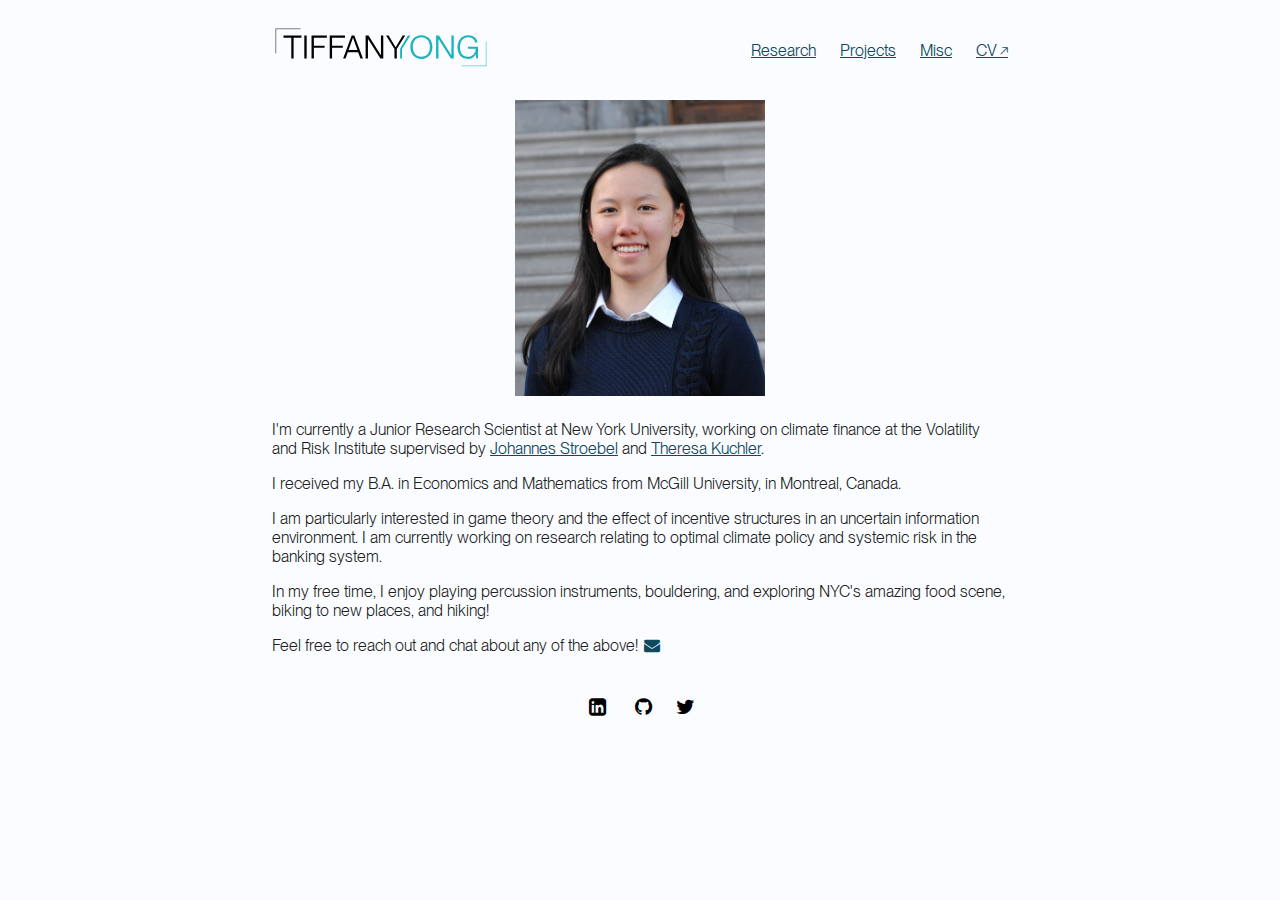
<file: index.html>
<!DOCTYPE html>
<html>

<head>
  <meta charset="utf-8">
  <meta name="viewport" content="width=device-width">
  <title>Tiffany Yong</title>
  <link rel="icon" type="image/svg+xml" href="/favicons/favicon.svg">
  <link rel="icon" type="image/png" href="/favicons/favicon-96x96.png" sizes="96x96" />
  <link rel="shortcut icon" href="/favicons/favicon.ico" />
  <link rel="apple-touch-icon" sizes="180x180" href="/favicons/apple-touch-icon.png" />
  <meta name="apple-mobile-web-app-title" content="MyWebSite" />
  <link rel="manifest" href="/favicons/site.webmanifest" />
  <link href="style.css" rel="stylesheet" type="text/css" />
  <!-- font awesome icons: https://fontawesome.com/v4.7.0/icons/  -->
  <link rel="stylesheet" href="https://cdnjs.cloudflare.com/ajax/libs/font-awesome/4.7.0/css/font-awesome.min.css">
</head>

<body>
  <div class="container">
    <header>
      <nav class="nav_links">
        <div class="header-logo">
          <a href="/"><img class="logo" src="images/logo-v2.svg" alt="logo"></a>
        </div>
        <div class="nav-tabs">
          <a href="/research">Research</a>
          <a href="/projects">Projects</a>
          <a href="/miscellaneous">Misc</a>
          <a href="/CV/tiffanyyongcv.pdf" class="cv-link">CV</a>
        </div>
      </nav>
    </header>

    <main id="main-text">
      <div id="author-card">
        <img class="headshot" src="images/headshot_cropped.JPG" alt="headshot">
      </div>
      <div id="body-text">
        <p>
          I'm currently a Junior Research Scientist at New York University, working on climate finance at the Volatility
          and Risk Institute supervised by <a href="https://pages.stern.nyu.edu/~jstroebe/">Johannes Stroebel</a> and <a
            href="https://pages.stern.nyu.edu/~tkuchler/">Theresa Kuchler</a>.
        </p>
        <p>
          I received my B.A. in Economics and Mathematics from McGill University, in Montreal, Canada.
        </p>
        <p>
          I am particularly interested in game theory and the effect of incentive structures in an uncertain information
          environment. I am currently working on research relating to optimal climate policy and systemic risk in the
          banking system.
        </p>
        <p>
          In my free time, I enjoy playing percussion instruments, bouldering, and exploring NYC's amazing food scene,
          biking to
          new places, and hiking!
        </p>
        <p>
          Feel free to reach out and chat about any of the above! <a href="mailto:tiffany.yong@mail.mcgill.ca"
          aria-label="Mail"><i class="fa fa-fw fa-envelope "></i></a>
        </p>
      </div>
    </main>

    <footer>
      <ul>
        <li><a href="https://www.linkedin.com/in/tiffany-yong-ting-qi/" aria-label="LinkedIn"><i
              class="fa fa-fw fa-linkedin-square"></i></a></li>
        <li><a href="https://github.com/TiffanyYong" aria-label="GitHub"><i class="fa fa-fw fa-github"
              aria-hidden="true"></i></a></li>
        <li><a href="https://twitter.com/TiffanyYongTQ" aria-label="Twitter"><i class="fa fa-twitter"
              aria-hidden="true"></i></a></li>
      </ul>
    </footer>
  </div>
</body>

</html>
</file>
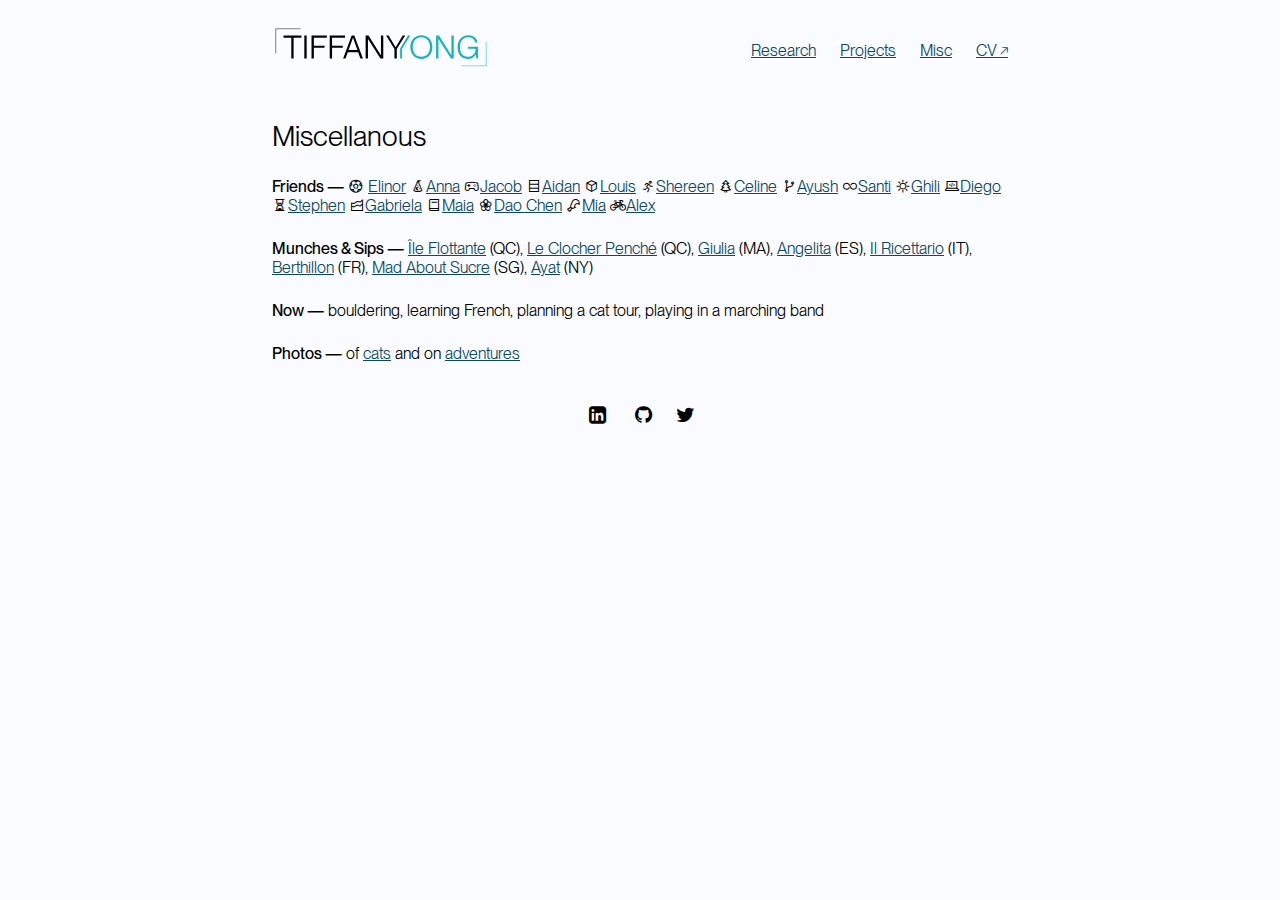
<file: miscellaneous/index.html>
<!DOCTYPE html>
<html>

<head>
  <meta charset="utf-8">
  <meta name="viewport" content="width=device-width">
  <title>Miscellanous — Tiffany Yong</title>
  <link rel="icon" type="image/svg+xml" href="/favicons/favicon.svg">
  <link rel="icon" type="image/png" href="/favicons/favicon-96x96.png" sizes="96x96" />
  <link rel="shortcut icon" href="/favicons/favicon.ico" />
  <link rel="apple-touch-icon" sizes="180x180" href="/favicons/apple-touch-icon.png" />
  <meta name="apple-mobile-web-app-title" content="MyWebSite" />
  <link rel="manifest" href="/favicons/site.webmanifest" />
  <link href="/../style.css" rel="stylesheet" type="text/css" />
  <!-- font awesome icons: https://fontawesome.com/v4.7.0/icons/  -->
  <link rel="stylesheet" href="https://cdnjs.cloudflare.com/ajax/libs/font-awesome/4.7.0/css/font-awesome.min.css">
  <link rel="stylesheet" href="/../icons/css/line-awesome.min.css" />
</head>

<body>
  <div class="container">
    <header>
      <nav class="nav_links">
        <div class="header-logo">
          <a href="/"><img class="logo" src="/../images/logo-v2.svg" alt="logo"></a>
        </div>
        <div class="nav-tabs">
          <a href="/research">Research</a>
          <a href="/projects">Projects</a>
          <a href="/miscellaneous">Misc</a>
          <a href="/CV/tiffanyyongcv.pdf" class="cv-link">CV</a>
        </div>
      </nav>
    </header>

    <main id="main-text">
      <h1>Miscellanous</h1>
      <div id="misc-list">
        <div class="misc-item">
          <b>Friends —</b>
          <span class="nowrap"><i class="las la-futbol"></i> <a href="https://elinorp-d.github.io/">Elinor</a></span>
          <span class="nowrap"><i class="las la-hat-wizard"></i><a href="https://abrandenberger.github.io/">Anna</a>
          </span>
          <span class="nowrap"><i class="las la-gamepad"></i><a href="https://axiomofchoice.dev/">Jacob</a></span>
          <span class="nowrap"> <i class="las la-database"></i><a href="https://aidangomar.net/">Aidan</a></span>
          <span class="nowrap"><i class="las la-cube"></i><a href="https://louismeunier.net/">Louis</a></span>
          <span class="nowrap"><i class="las la-running"></i><a
              href="https://shereenelaidi.github.io/">Shereen</a></span>
          <span class="nowrap"><i class="las la-tree"></i><a
              href="https://sites.google.com/view/yxinlin/home">Celine</a></span>
          <span class="nowrap"><i class="las la-code-branch"></i><a href="https://ayushk.dev/">Ayush</a></span>
          <span class="nowrap"><i class="las la-infinity"></i><a href="https://santiaranguri.com/">Santi</a></span>
          <span class="nowrap"><i class="las la-sun"></i><a href="https://ghiliweld.github.io/">Ghili</a></span>
          <span class="nowrap"><i class="las la-laptop-code"></i><a href="https://diegolopez.me/">Diego</a></span>
          <span class="nowrap"><i class="las la-hourglass-half"></i><a href="https://stephenfay.xyz/">Stephen</a></span>
          <span class="nowrap">
            <i class="las la-chart-area"></i><a href="https://gabrielamp.github.io/">Gabriela</a></span>
          <span class="nowrap"><i class="las la-book"></i><a href="https://maiadd.github.io/">Maia</a></span>
          <span class="nowrap"><i class="las la-spa"></i><a href="https://daocheny.github.io/">Dao Chen</a></span>
          <span class="nowrap"><i class="las la-drumstick-bite"></i><a
              href="https://mytran2111.github.io/">Mia</a></span>
          <span class="nowrap"><i class="las la-bicycle"></i><a
              href="https://alexander.iannantuono.org/">Alex</a></span>
        </div>
        <div class="misc-item">
          <b>Munches & Sips —</b>
          <span class="nowrap"><a href="https://www.restaurantileflottante.com/">Île Flottante</a> (QC), </span>
          <span class="nowrap"><a href="https://clocherpenche.ca/">Le Clocher Penché</a> (QC), </span>
          <span class="nowrap"><a href="https://www.giuliarestaurant.com/">Giulia</a> (MA), </span>
          <span class="nowrap"><a href="https://madrid-angelita.es/en/">Angelita</a> (ES), </span>
          <span class="nowrap"><a href="http://www.ristoranteilricettario.com/">Il Ricettario</a> (IT), </span>
          <span class="nowrap"><a href="https://berthillon.fr/">Berthillon</a> (FR), </span>
          <span class="nowrap"><a href="https://www.madaboutsucre.com/">Mad About Sucre</a>
            (SG), </span>
          <span class="nowrap"><a href="https://www.ayatnyc.com/">Ayat</a> (NY)</span>
        </div>
        <div class="misc-item">
          <b>Now —</b>
          bouldering, learning French, planning a cat tour, playing in a marching band
        </div>
        <div class="misc-item">
            <b>Photos —</b>
            of <a href="/photos/cats/">cats</a> and on <a href="/photos/adventures/">adventures</a>
          </div>
      </div>
    </main>

    <footer>
      <ul>
        <li><a href="https://www.linkedin.com/in/tiffany-yong-ting-qi/" aria-label="LinkedIn"><i
              class="fa fa-fw fa-linkedin-square"></i></a></li>
        <li><a href="https://github.com/TiffanyYong" aria-label="GitHub"><i class="fa fa-fw fa-github"
              aria-hidden="true"></i></a></li>
        <li><a href="https://twitter.com/TiffanyYongTQ" aria-label="Twitter"><i class="fa fa-twitter"
              aria-hidden="true"></i></a></li>
      </ul>
    </footer>
  </div>
</body>

</html>
</file>
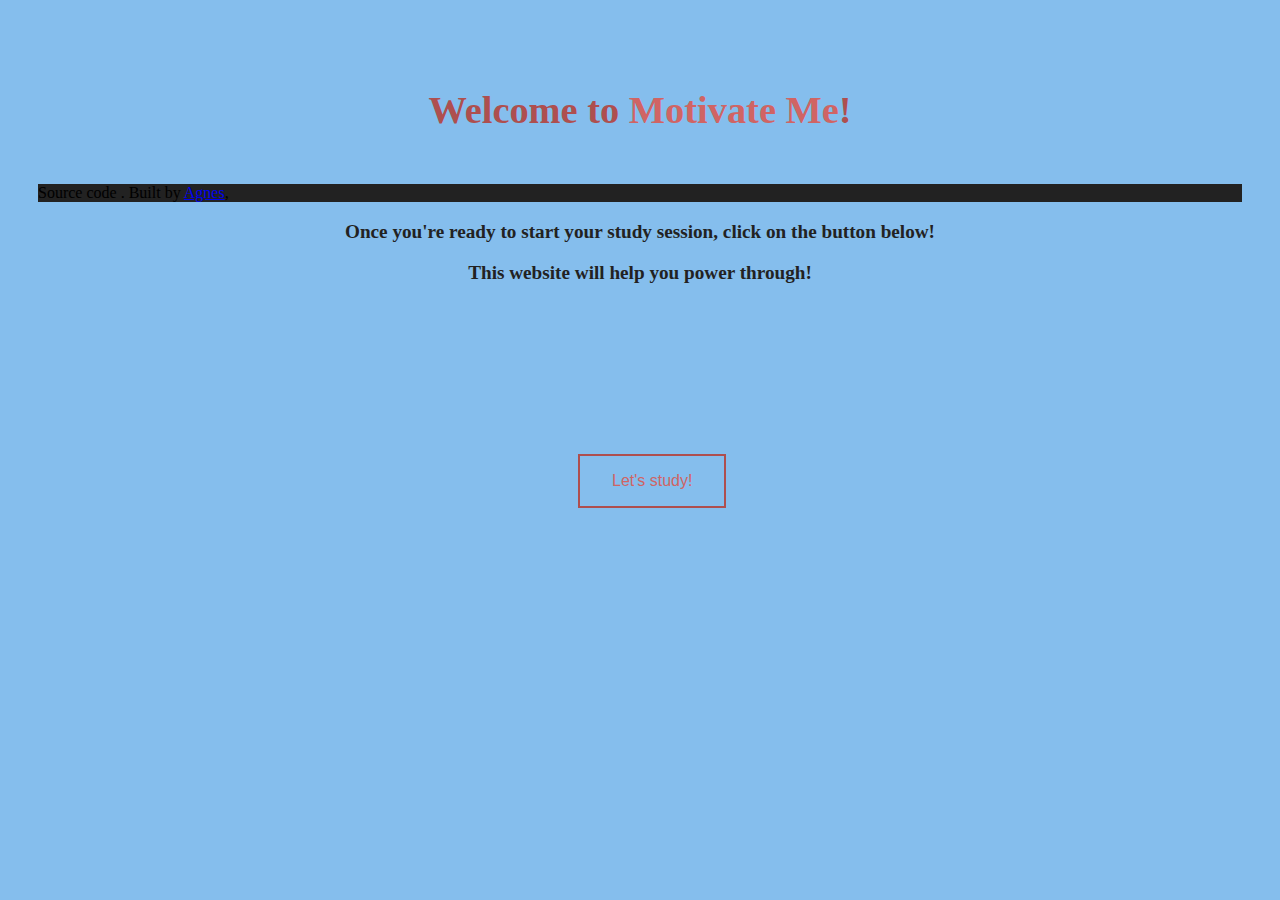
<file: motivate-me/index.html>
<!DOCTYPE html>
<html>
    <head>
        <meta charset="utf-8">
        <title>Motivate Me!</title>
        <style>
            h1 {
                color: rgb(174, 79, 79);
                text-align: center;
                font-size: 3vw;
                padding: 0px;
                margin: 0px;
            }

            p {
                color: rgb(34,34,34);
                text-align: center;
                font-size: 1.5vw;
                font-weight: bold;
                position: relative;
                top: 120px;
            }

            body {
                background-color: rgb(133, 190, 237);
                padding: 30px;
                font-family: "Verdana";
            }

            #name {
                color: rgb(208, 100, 100);
            }

            #titles {
                position: relative;
                top: 50px;
            }

            .button {
                background-color: rgb(133, 190, 237);
                border: 2px solid rgb(174, 79, 79);
                color: rgb(208, 100, 100);
                padding: 16px 32px;
                position: absolute;
                top: 450px;
                left: 45%;
                text-align: center;
                text-decoration: none;
                display: inline-block;
                font-size: 16px;
                margin: 4px 2px;
                transition-duration: 0.4s;
                cursor: pointer;
            }

            .button:hover {
                background-color: rgb(174, 79, 79);
                color: white;
            }
            
            /* Footer */
            .footer {
            /*  position:fixed;*/
              width:100%;
            /*  height: 30px;*/
            /*  margin-top: auto;*/
              background-color: rgb(34,34,34);
            }
        </style>
    </head>

    <body>
        <div id = "titles">
        <h1>Welcome to <span id = "name">Motivate Me</span>!</h1>
        </div>
        <p>Once you're ready to start your study session, click on the button below!</p>
        <p>This website will help you power through!</p>
        <a href="study.html"><button class="button">Let's study!</button></a>
        <div class = 'footer' id="credits"> Source code <a href="https://https://github.com/atotschnig/MotivateMe" target="_blank"><i class="fa fa-github" aria-hidden="true"></i></a>. Built by <a href="https://https://github.com/atotschnig" target="_blank">Agnes</a>,</div>
    </body>
</html>
</file>
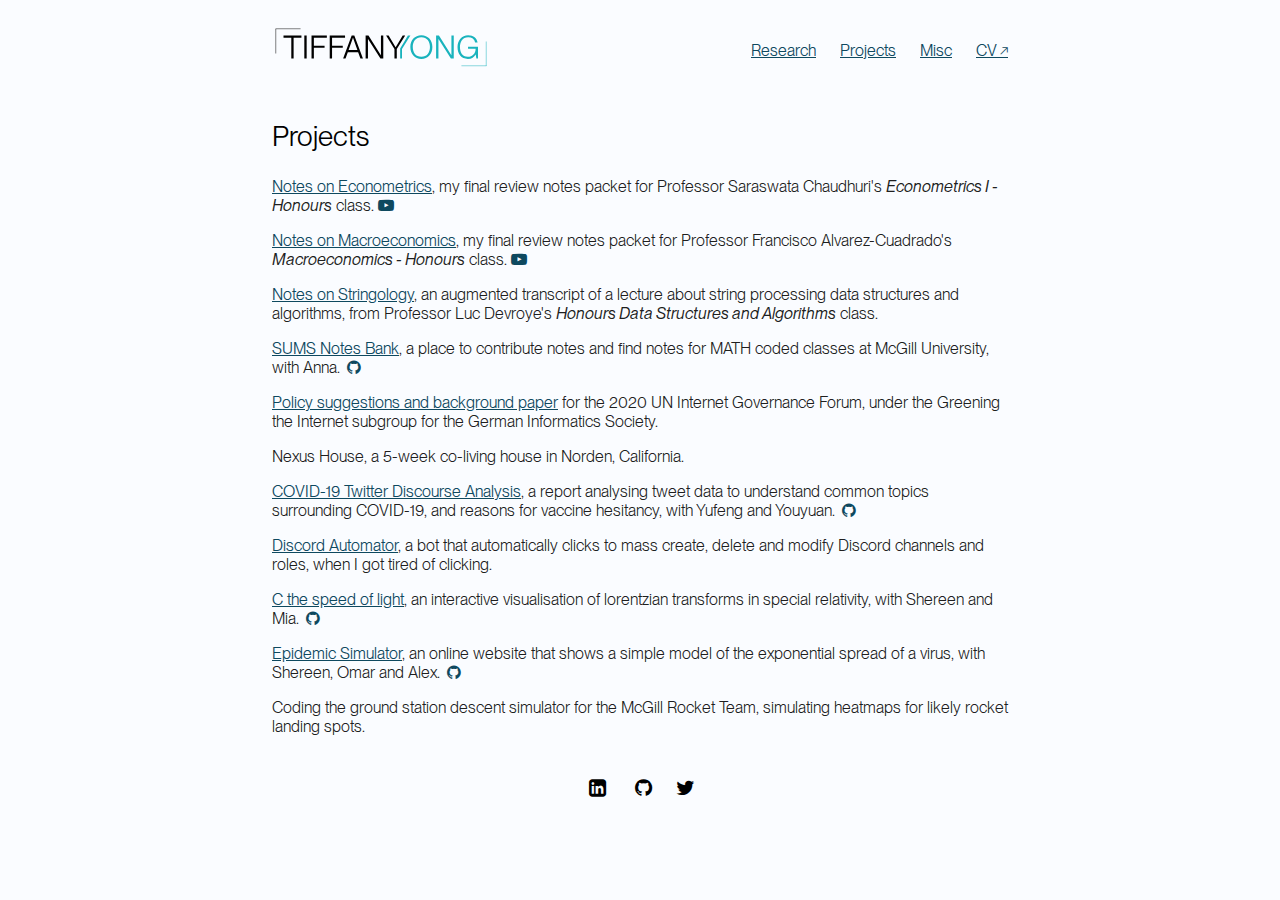
<file: projects/index.html>
<!DOCTYPE html>
<html>

<head>
  <meta charset="utf-8">
  <meta name="viewport" content="width=device-width">
  <title>Projects — Tiffany Yong</title>
  <link rel="icon" type="image/svg+xml" href="/favicons/favicon.svg">
  <link rel="icon" type="image/png" href="/favicons/favicon-96x96.png" sizes="96x96" />
  <link rel="shortcut icon" href="/favicons/favicon.ico" />
  <link rel="apple-touch-icon" sizes="180x180" href="/favicons/apple-touch-icon.png" />
  <meta name="apple-mobile-web-app-title" content="MyWebSite" />
  <link rel="manifest" href="/favicons/site.webmanifest" />
  <link href="/../style.css" rel="stylesheet" type="text/css" />
  <!-- font awesome icons: https://fontawesome.com/v4.7.0/icons/  -->
  <link rel="stylesheet" href="https://cdnjs.cloudflare.com/ajax/libs/font-awesome/4.7.0/css/font-awesome.min.css">
</head>

<body>
  <div class="container">
    <header>
      <nav class="nav_links">
        <div class="header-logo">
          <a href="/"><img class="logo" src="/../images/logo-v2.svg" alt="logo"></a>
        </div>
        <div class="nav-tabs">
          <a href="/research">Research</a>
          <a href="/projects">Projects</a>
          <a href="/miscellaneous">Misc</a>
          <a href="/CV/tiffanyyongcv.pdf" class="cv-link">CV</a>
        </div>
      </nav>
    </header>

    <main id="main-text">
      <h1>Projects</h1>
      <div id="body-text">
        <p>
            <a href='https://github.com/TiffanyYong/course-notes/blob/main/econ468-final-review-dec6.pdf'>Notes on Econometrics</a>, my final review notes packet for 
            Professor Saraswata Chaudhuri's <em>Econometrics I - Honours</em> class. <a
            href="https://www.youtube.com/watch?v=Ll1r1A3Tj6k"><i class="fa fa-youtube-play" aria-hidden="true"></i></a>
        </p>
        <p>
            <a href='https://github.com/TiffanyYong/course-notes/blob/main/econ468-final-review-dec6.pdf'>Notes on Macroeconomics</a>, my final review notes packet for 
            Professor Francisco Alvarez-Cuadrado's <em>Macroeconomics - Honours</em> class. <a
            href="https://www.youtube.com/watch?v=xTwpvmIA5ms"><i class="fa fa-youtube-play" aria-hidden="true"></i></a>
        </p>
        <p>
            <a href='https://github.com/TiffanyYong/course-notes/blob/main/Stringology-2022-Yong-Bell.pdf'>Notes on Stringology</a>, an augmented transcript of a 
            lecture about string processing data structures and algorithms, from Professor Luc Devroye's 
            <em>Honours Data Structures and Algorithms</em> class.
        </p>
        <p>
            <a href='https://tiffanyyong.github.io/sums-notesbank/'>SUMS Notes Bank</a>, a place to contribute notes and
        find notes for MATH coded classes at McGill University, with Anna. <a
            href="https://github.com/TiffanyYong/sums-notesbank"><i class="fa fa-fw fa-github"
            aria-hidden="true"></i></a>
        </p>
        <p>
            <a href='https://yigf.de/media/background_paper_greening_the_internet.pdf'>Policy suggestions and background
                paper</a> for the 2020 UN Internet Governance Forum, under the Greening the Internet subgroup for the German
            Informatics Society.
        </p>
        <p>
          Nexus House, a 5-week co-living house in Norden, California.
        </p>
        <p>
          <a href='https://github.com/TiffanyYong/covid-twitter-discourse/blob/main/report/covid_analysis_report.pdf'>COVID-19
            Twitter Discourse Analysis</a>, a report analysing tweet data to understand common topics surrounding
          COVID-19, and reasons for vaccine hesitancy, with Yufeng and Youyuan. <a
            href="https://github.com/TiffanyYong/covid-twitter-discourse"><i class="fa fa-fw fa-github"
              aria-hidden="true"></i></a>
        </p>
        <p>
          <a href='https://github.com/TiffanyYong/discord-modify-automator'>Discord Automator</a>, a bot that
          automatically clicks to mass create, delete and modify Discord channels and roles, when I got tired of
          clicking.
        </p>
        <p>
          <a href='https://shereenelaidi.github.io/C-the-speed-of-light/'>C the speed of light</a>, an interactive
          visualisation of lorentzian transforms in special relativity, with Shereen and Mia. <a
            href="https://github.com/ShereenElaidi/C-the-speed-of-light"><i class="fa fa-fw fa-github"
              aria-hidden="true"></i></a>
        </p>
        <p>
          <a href='https://alexander.iannantuono.org/save-the-north/'>Epidemic Simulator</a>, an online website that
          shows a simple model of the exponential spread of a virus, with Shereen, Omar and Alex. <a
            href="https://github.com/ShereenElaidi/C-the-speed-of-light"><i class="fa fa-fw fa-github"
              aria-hidden="true"></i></a>
        </p>
        <p>
          Coding the ground station descent simulator for the McGill Rocket Team, simulating heatmaps for likely rocket
          landing spots.
        </p>
      </div>
    </main>

    <footer>
      <ul>
        <li><a href="https://www.linkedin.com/in/tiffany-yong-ting-qi/" aria-label="LinkedIn"><i
              class="fa fa-fw fa-linkedin-square"></i></a></li>
        <li><a href="https://github.com/TiffanyYong" aria-label="GitHub"><i class="fa fa-fw fa-github"
              aria-hidden="true"></i></a></li>
        <li><a href="https://twitter.com/TiffanyYongTQ" aria-label="Twitter"><i class="fa fa-twitter"
              aria-hidden="true"></i></a></li>
      </ul>
    </footer>
  </div>
</body>

</html>
</file>
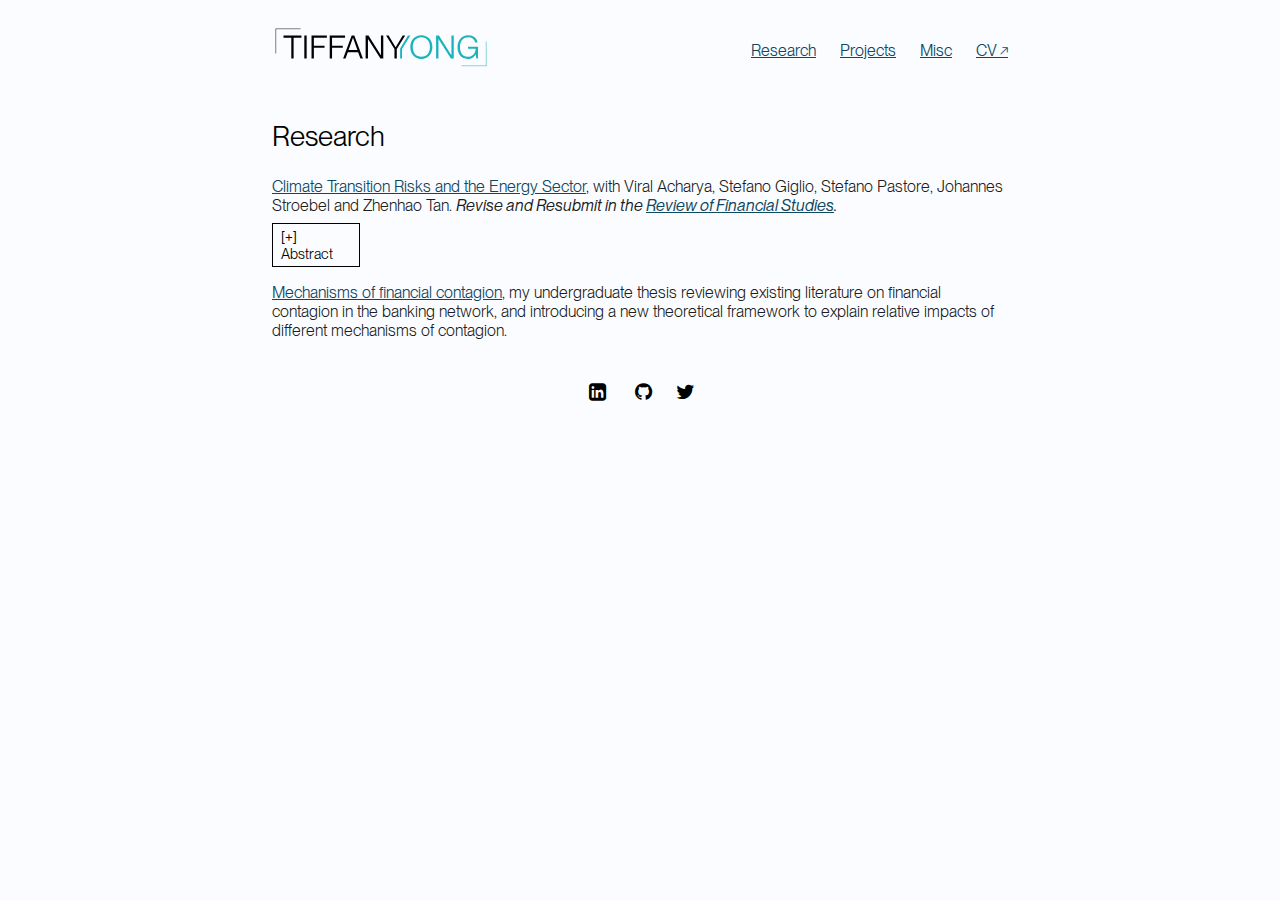
<file: research/index.html>
<!DOCTYPE html>
<html>

<head>
  <meta charset="utf-8">
  <meta name="viewport" content="width=device-width">
  <title>Research — Tiffany Yong</title>
  <link rel="icon" type="image/svg+xml" href="/favicons/favicon.svg">
  <link rel="icon" type="image/png" href="/favicons/favicon-96x96.png" sizes="96x96" />
  <link rel="shortcut icon" href="/favicons/favicon.ico" />
  <link rel="apple-touch-icon" sizes="180x180" href="/favicons/apple-touch-icon.png" />
  <meta name="apple-mobile-web-app-title" content="MyWebSite" />
  <link rel="manifest" href="/favicons/site.webmanifest" />
  <link href="/../style.css" rel="stylesheet" type="text/css" />
  <!-- font awesome icons: https://fontawesome.com/v4.7.0/icons/  -->
  <link rel="stylesheet" href="https://cdnjs.cloudflare.com/ajax/libs/font-awesome/4.7.0/css/font-awesome.min.css">
</head>

<body>
  <div class="container">
    <header>
      <nav class="nav_links">
        <div class="header-logo">
          <a href="/"><img class="logo" src="/../images/logo-v2.svg" alt="logo"></a>
        </div>
        <div class="nav-tabs">
          <a href="/research">Research</a>
          <a href="/projects">Projects</a>
          <a href="/miscellaneous">Misc</a>
          <a href="/CV/tiffanyyongcv.pdf" class="cv-link">CV</a>
        </div>
      </nav>
    </header>

    <main id="main-text">
      <h1>Research</h1>
      <div id="body-text">
        <p>
          <a href='https://www.nber.org/papers/w33413'>Climate Transition Risks and the Energy Sector</a>, with Viral
          Acharya, Stefano Giglio, Stefano Pastore, Johannes
          Stroebel and Zhenhao Tan. <em>Revise and Resubmit in the <a href="https://academic.oup.com/rfs">Review of
            Financial Studies</a>.</em>
          <br><span class="toggle-abstract" onclick="toggleAbstract(this)">[+] Abstract</span>
          <span class="abstract">We build a general equilibrium model to study how climate transition risks affect
            energy prices and the valuations of different firms in the energy sector. We consider two types of fossil
            fuel firms: incumbents that have developed oil reserves they can extract today or tomorrow, and new entrants
            that must invest in exploration and drilling today to have reserves to potentially extract tomorrow. There
            are also renewable energy firms that produce emission-free energy but cannot currently serve
            non-electrifiable sectors of the economy. We analyze three sources of climate transition risk: (i) changes
            in the probability of a technological breakthrough that allows renewable energy firms to serve all economic
            sectors; (ii) changes in expected future taxes on carbon emissions; and (iii) restrictions on today's
            development of additional fossil fuel production capacity. We show that different transition risks—and,
            importantly, uncertainty about their realizations—have distinct effects on firms' decisions, on their
            valuations, and on equilibrium energy prices. We provide empirical support for the heterogeneous effects of
            different transition risks on energy prices and stock returns of firms in different energy
            sub-sectors.</span>
        </p>

        <p>
          <a href='/research/mechanisms-of-financial-contagion.pdf'>Mechanisms of financial contagion</a>, my
          undergraduate thesis reviewing existing literature on financial contagion in the banking network, and
          introducing a new theoretical framework to explain relative impacts of different mechanisms of contagion.
        </p>
      </div>
    </main>

    <footer>
      <ul>
        <li><a href="https://www.linkedin.com/in/tiffany-yong-ting-qi/" aria-label="LinkedIn"><i
              class="fa fa-fw fa-linkedin-square"></i></a></li>
        <li><a href="https://github.com/TiffanyYong" aria-label="GitHub"><i class="fa fa-fw fa-github"
              aria-hidden="true"></i></a></li>
        <li><a href="https://twitter.com/TiffanyYongTQ" aria-label="Twitter"><i class="fa fa-twitter"
              aria-hidden="true"></i></a></li>
      </ul>
    </footer>
  </div>

  <script>
    function toggleAbstract(element) {
      const abstract = element.nextElementSibling;
      if (abstract.style.display === 'block') {
        abstract.style.display = 'none';
        element.textContent = '[+] Abstract';
      } else {
        abstract.style.display = 'block';
        element.textContent = '[-] Abstract';
      }
    }
  </script>
</body>

</html>
</file>
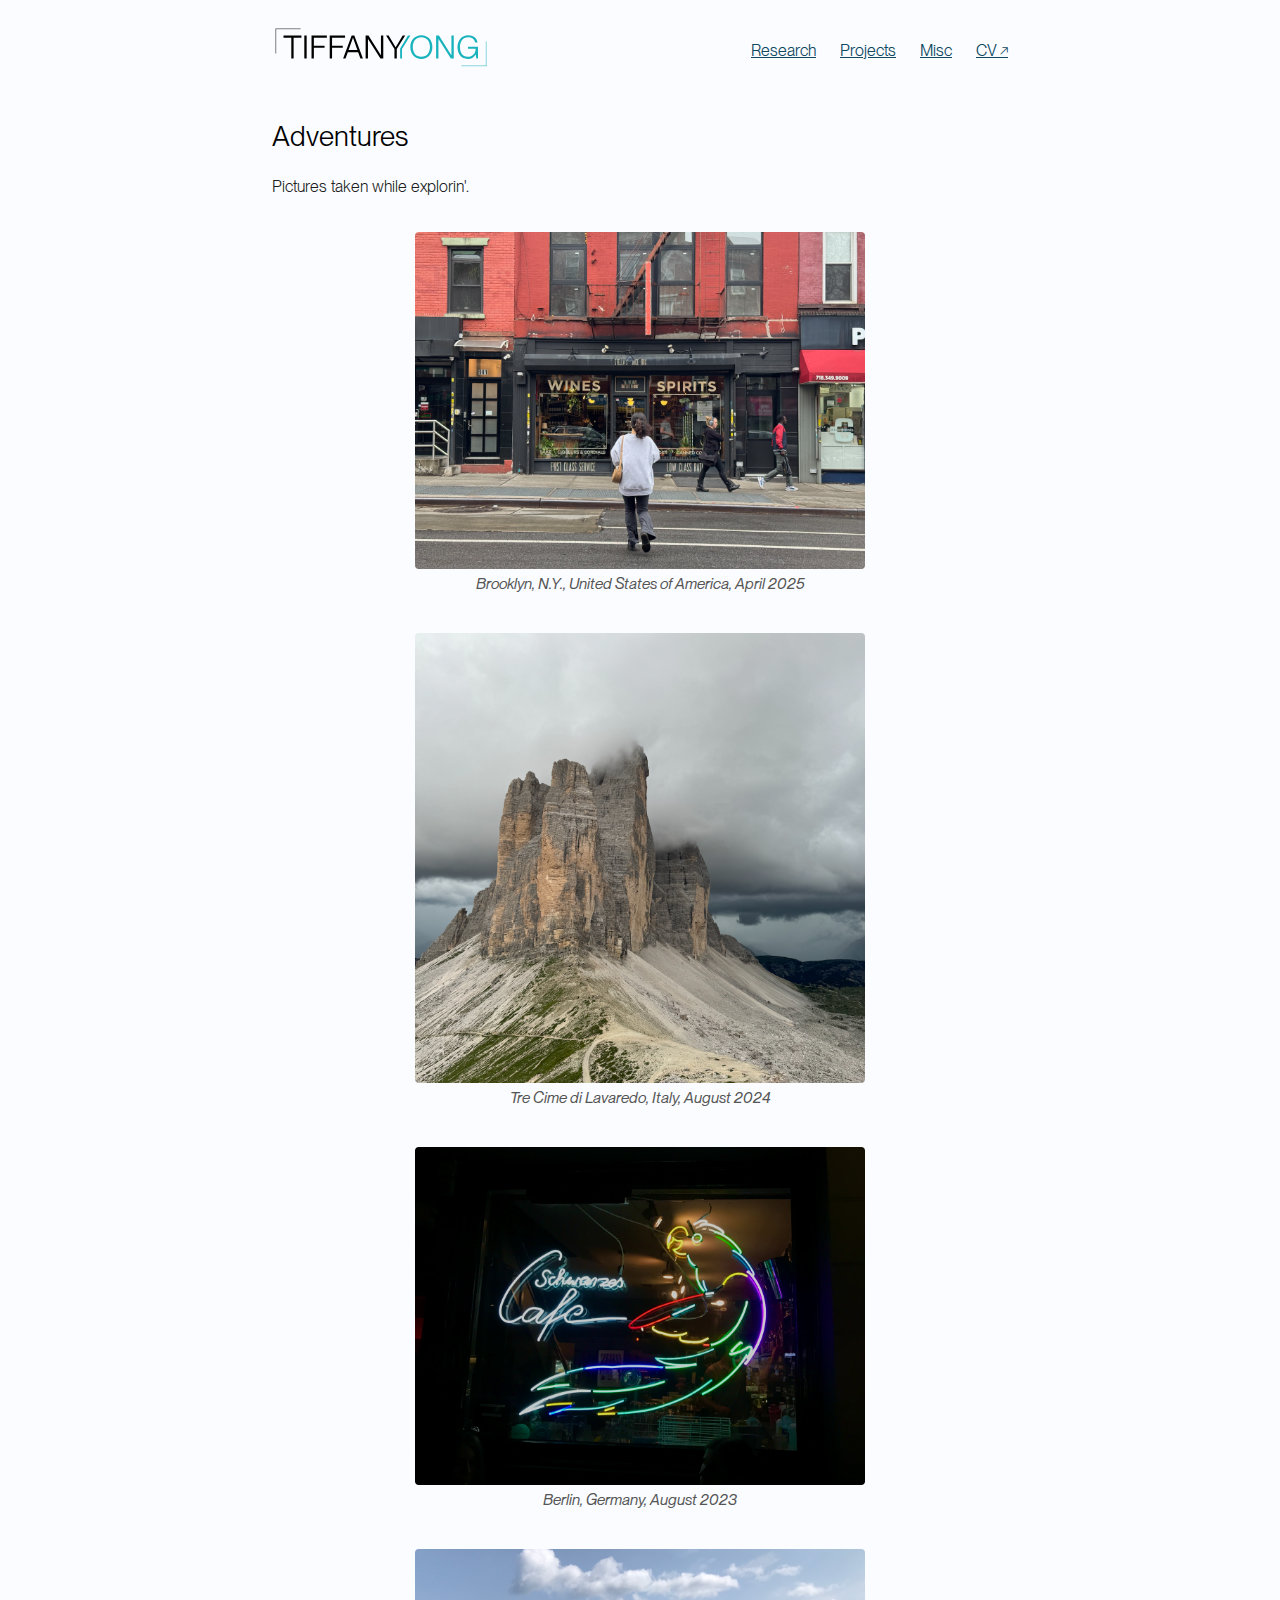
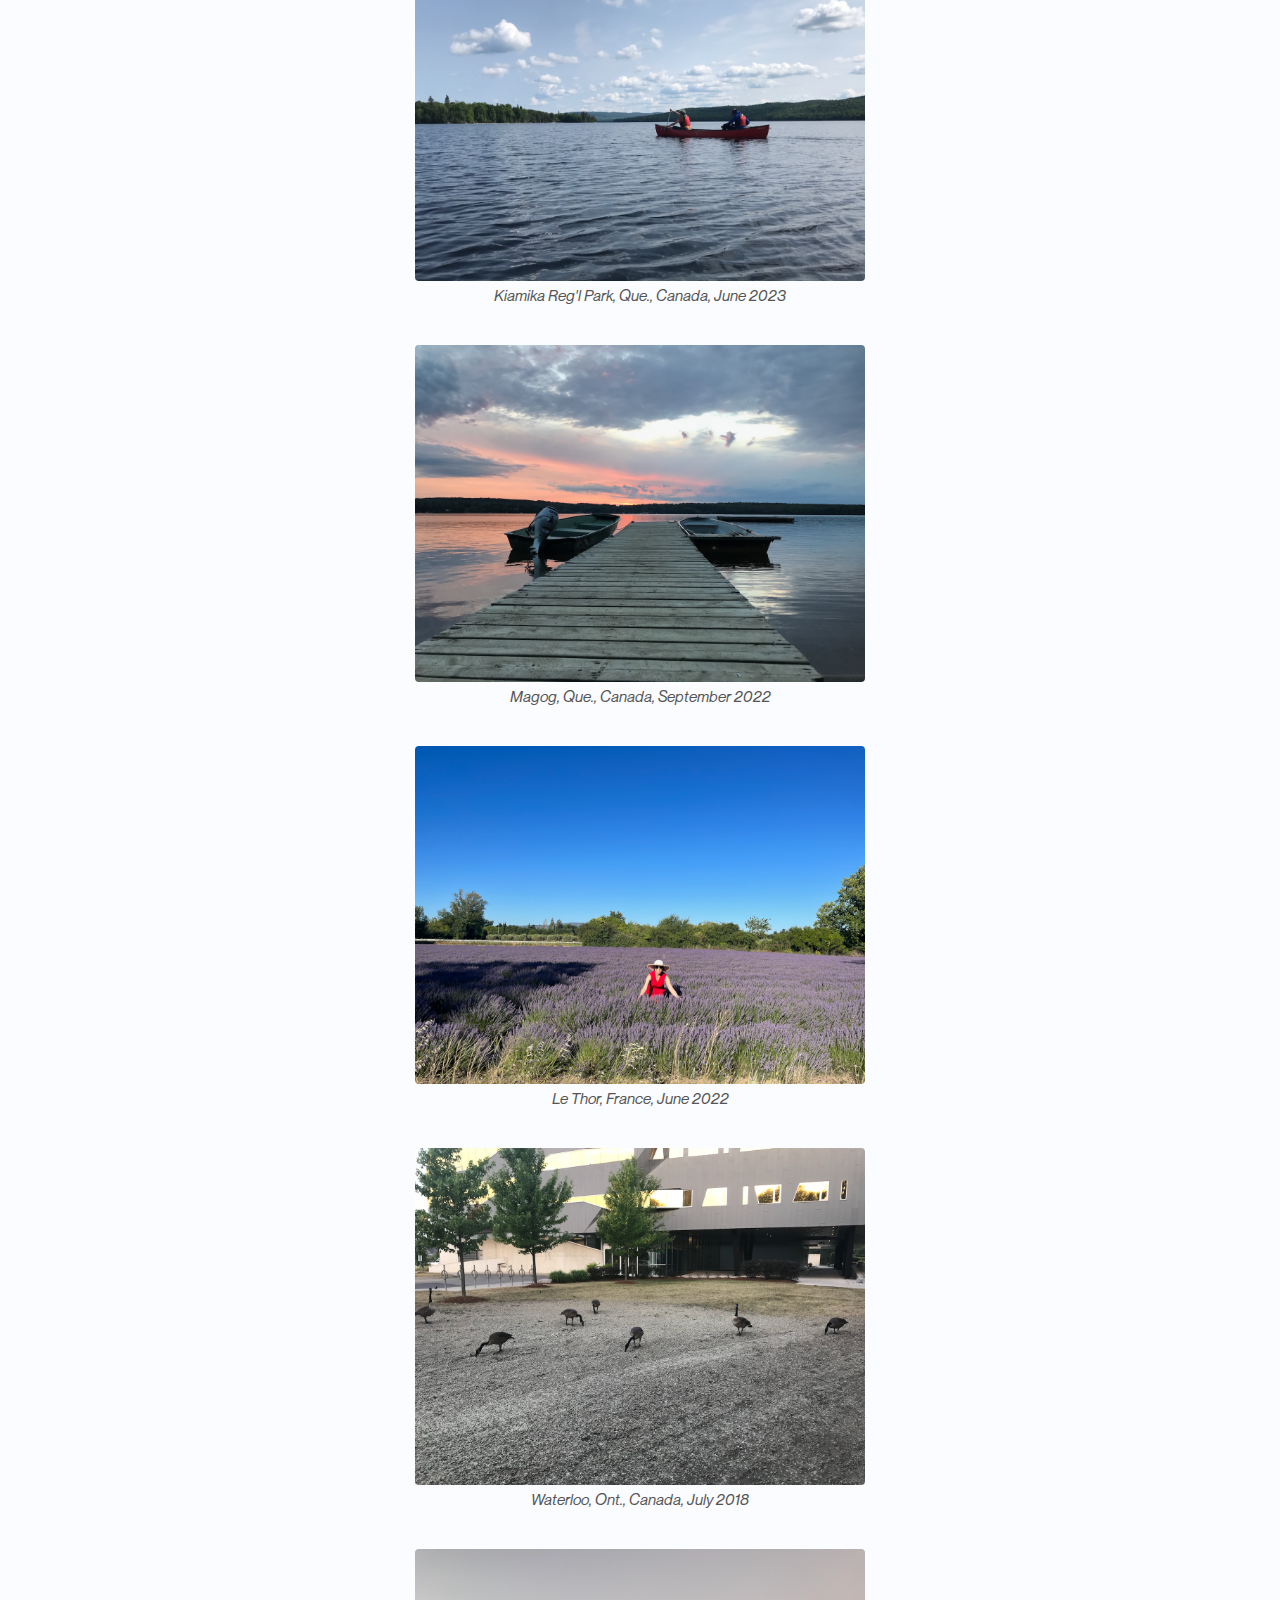
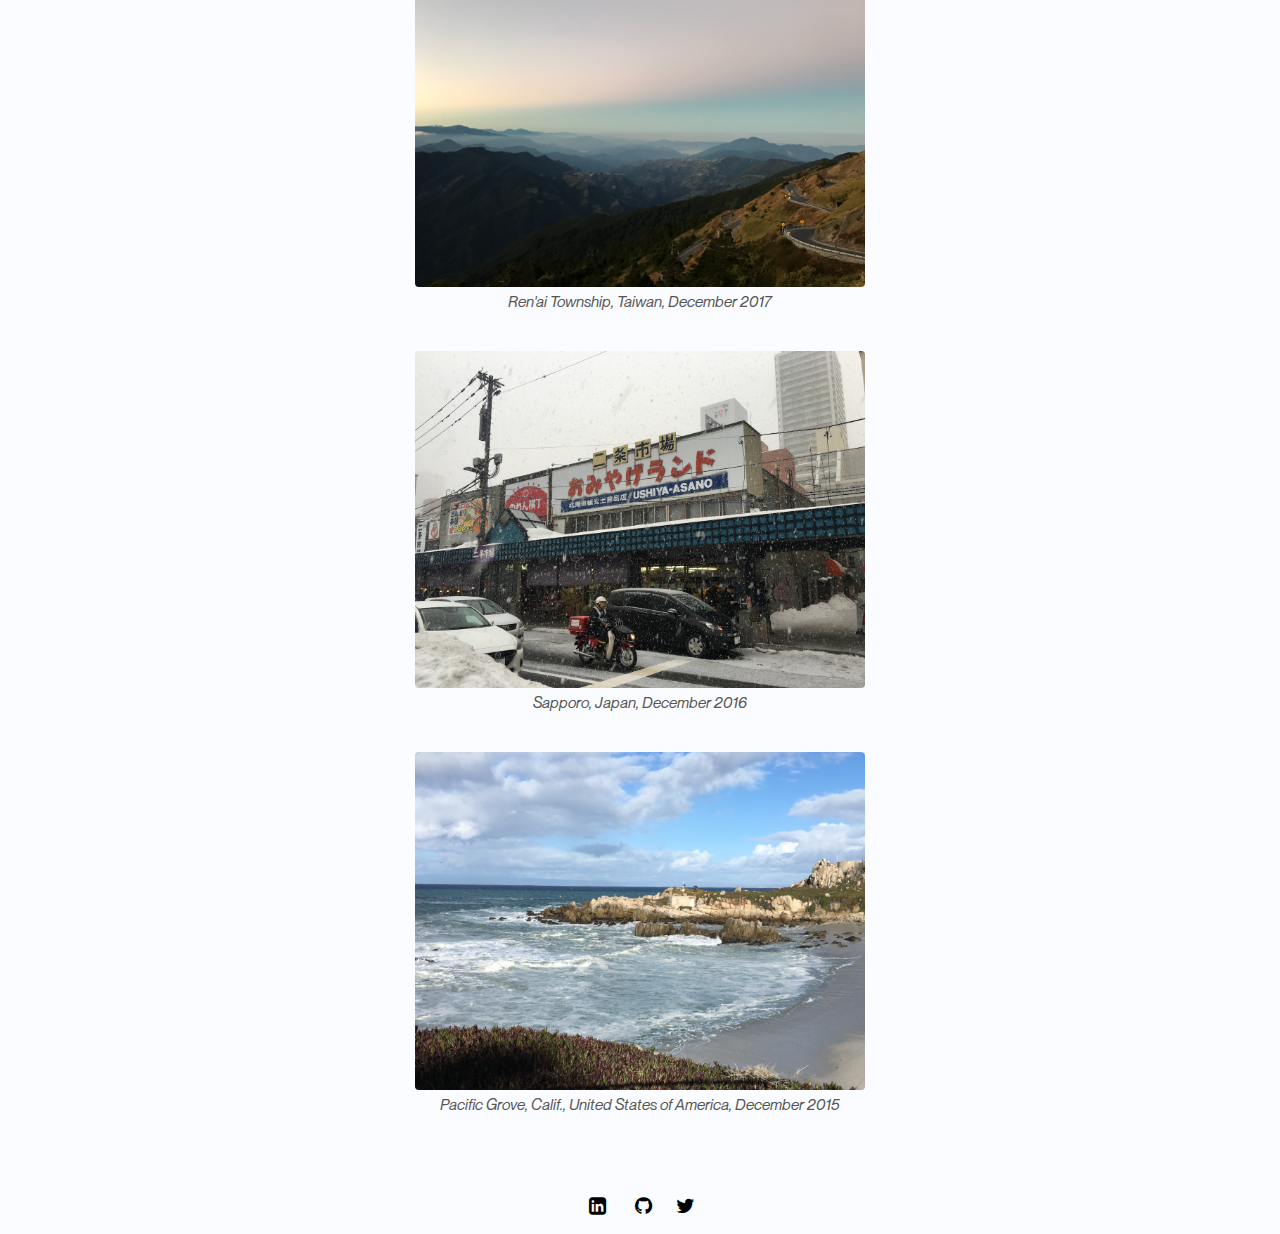
<file: photos/adventures/index.html>
<!DOCTYPE html>
<html>

<head>
  <meta charset="utf-8">
  <meta name="viewport" content="width=device-width">
  <title>Adventures — Tiffany Yong</title>
  <link rel="icon" type="image/svg+xml" href="/favicons/favicon.svg">
  <link rel="icon" type="image/png" href="/favicons/favicon-96x96.png" sizes="96x96" />
  <link rel="shortcut icon" href="/favicons/favicon.ico" />
  <link rel="apple-touch-icon" sizes="180x180" href="/favicons/apple-touch-icon.png" />
  <meta name="apple-mobile-web-app-title" content="MyWebSite" />
  <link rel="manifest" href="/favicons/site.webmanifest" />
  <link href="/../style.css" rel="stylesheet" type="text/css" />
  <!-- font awesome icons: https://fontawesome.com/v4.7.0/icons/  -->
  <link rel="stylesheet" href="https://cdnjs.cloudflare.com/ajax/libs/font-awesome/4.7.0/css/font-awesome.min.css">
</head>

<body>
  <div class="container">
    <header>
      <nav class="nav_links">
        <div class="header-logo">
          <a href="/"><img class="logo" src="/../images/logo-v2.svg" alt="logo"></a>
        </div>
        <div class="nav-tabs">
          <a href="/research">Research</a>
          <a href="/projects">Projects</a>
          <a href="/miscellaneous">Misc</a>
          <a href="/CV/tiffanyyongcv.pdf" class="cv-link">CV</a>
        </div>
      </nav>
    </header>

    <main id="main-text">
      <h1>Adventures</h1>
      <div id="body-text">
        <p>
          Pictures taken while explorin'.
        </p>
      </div>
      <div id="photo-gallery">
        <div class="photo-item">
          <img src="/photos/adventures/brooklyn.png" alt="Brooklyn, Stella's Juice Box">
          <div class="caption"><em>Brooklyn, N.Y., United States of America, April 2025</em></div>
        </div>
        <div class="photo-item">
          <img src="/photos/adventures/tre-cime-di-lavaredo.png" alt="Tre Cime di Lavaredo, shrouded in clouds">
          <div class="caption"><em>Tre Cime di Lavaredo, Italy, August 2024</em></div>
        </div>
        <div class="photo-item">
          <img src="/photos/adventures/berlin.png" alt="Berlin, Schwarzes Cafe">
          <div class="caption"><em>Berlin, Germany, August 2023</em></div>
        </div>
        <div class="photo-item">
          <img src="/photos/adventures/kiamika.png" alt="Kiamika, canoe camping">
          <div class="caption"><em>Kiamika Reg'l Park, Que., Canada, June 2023</em></div>
        </div>
        <div class="photo-item">
          <img src="/photos/adventures/magog.png" alt="Magog, dock at sunset">
          <div class="caption"><em>Magog, Que., Canada, September 2022</em></div>
        </div>
        <div class="photo-item">
          <img src="/photos/adventures/le-thor.png" alt="Le Thor, lavenders">
          <div class="caption"><em>Le Thor, France, June 2022</em></div>
        </div>
        <div class="photo-item">
          <img src="/photos/adventures/waterloo.png" alt="Waterloo, geese">
          <div class="caption"><em>Waterloo, Ont., Canada, July 2018</em></div>
        </div>
        <div class="photo-item">
          <img src="/photos/adventures/renai-sunrise.png" alt="Ren'ai, sunrise">
          <div class="caption"><em>Ren'ai Township, Taiwan, December 2017</em></div>
        </div>
        <div class="photo-item">
          <img src="/photos/adventures/sapporo.png" alt="Sapporo, in snow">
          <div class="caption"><em>Sapporo, Japan, December 2016</em></div>
        </div>
        <div class="photo-item">
          <img src="/photos/adventures/pacific-grove.png" alt="Pacific Grove, waves">
          <div class="caption"><em>Pacific Grove, Calif., United States of America, December 2015</em></div>
        </div>
      </div>
    </main>

    <footer>
      <ul>
        <li><a href="https://www.linkedin.com/in/tiffany-yong-ting-qi/" aria-label="LinkedIn"><i
              class="fa fa-fw fa-linkedin-square"></i></a></li>
        <li><a href="https://github.com/TiffanyYong" aria-label="GitHub"><i class="fa fa-fw fa-github"
              aria-hidden="true"></i></a></li>
        <li><a href="https://twitter.com/TiffanyYongTQ" aria-label="Twitter"><i class="fa fa-twitter"
              aria-hidden="true"></i></a></li>
      </ul>
    </footer>
  </div>
</body>

</html>
</file>
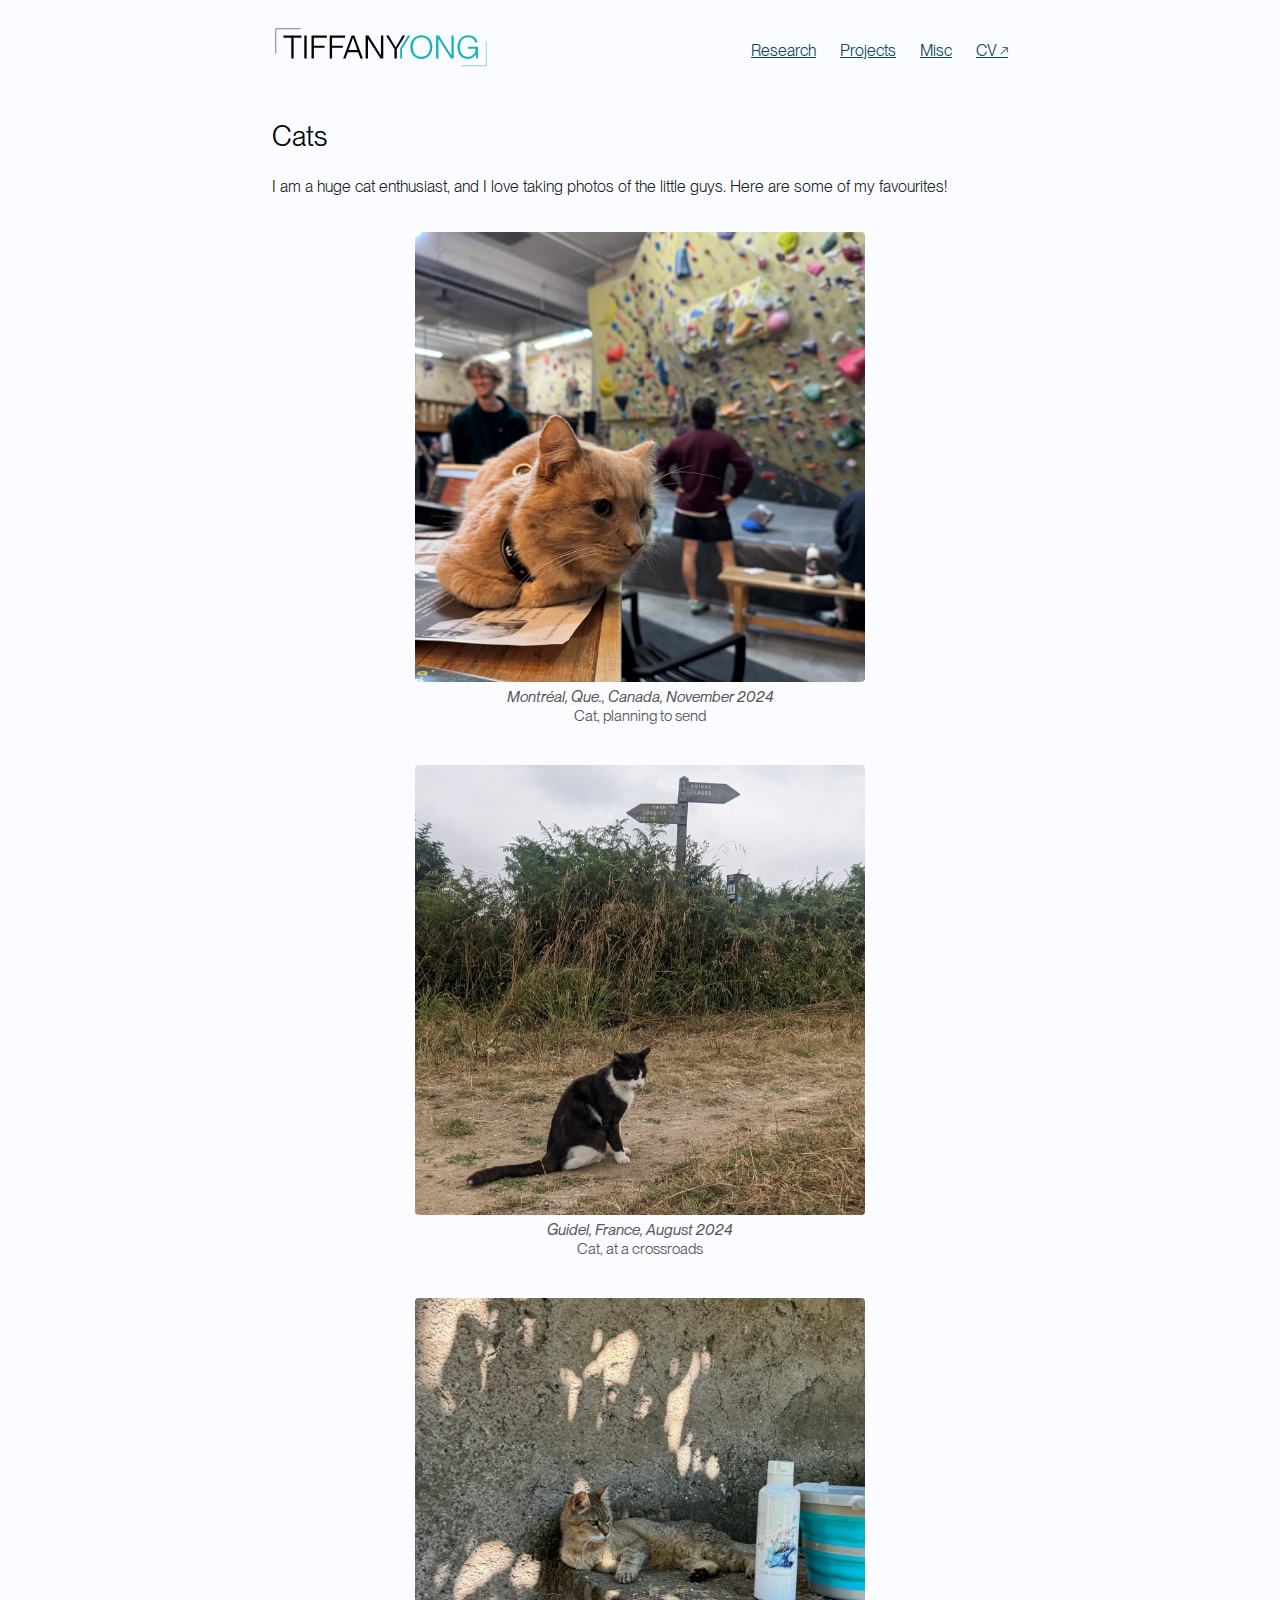
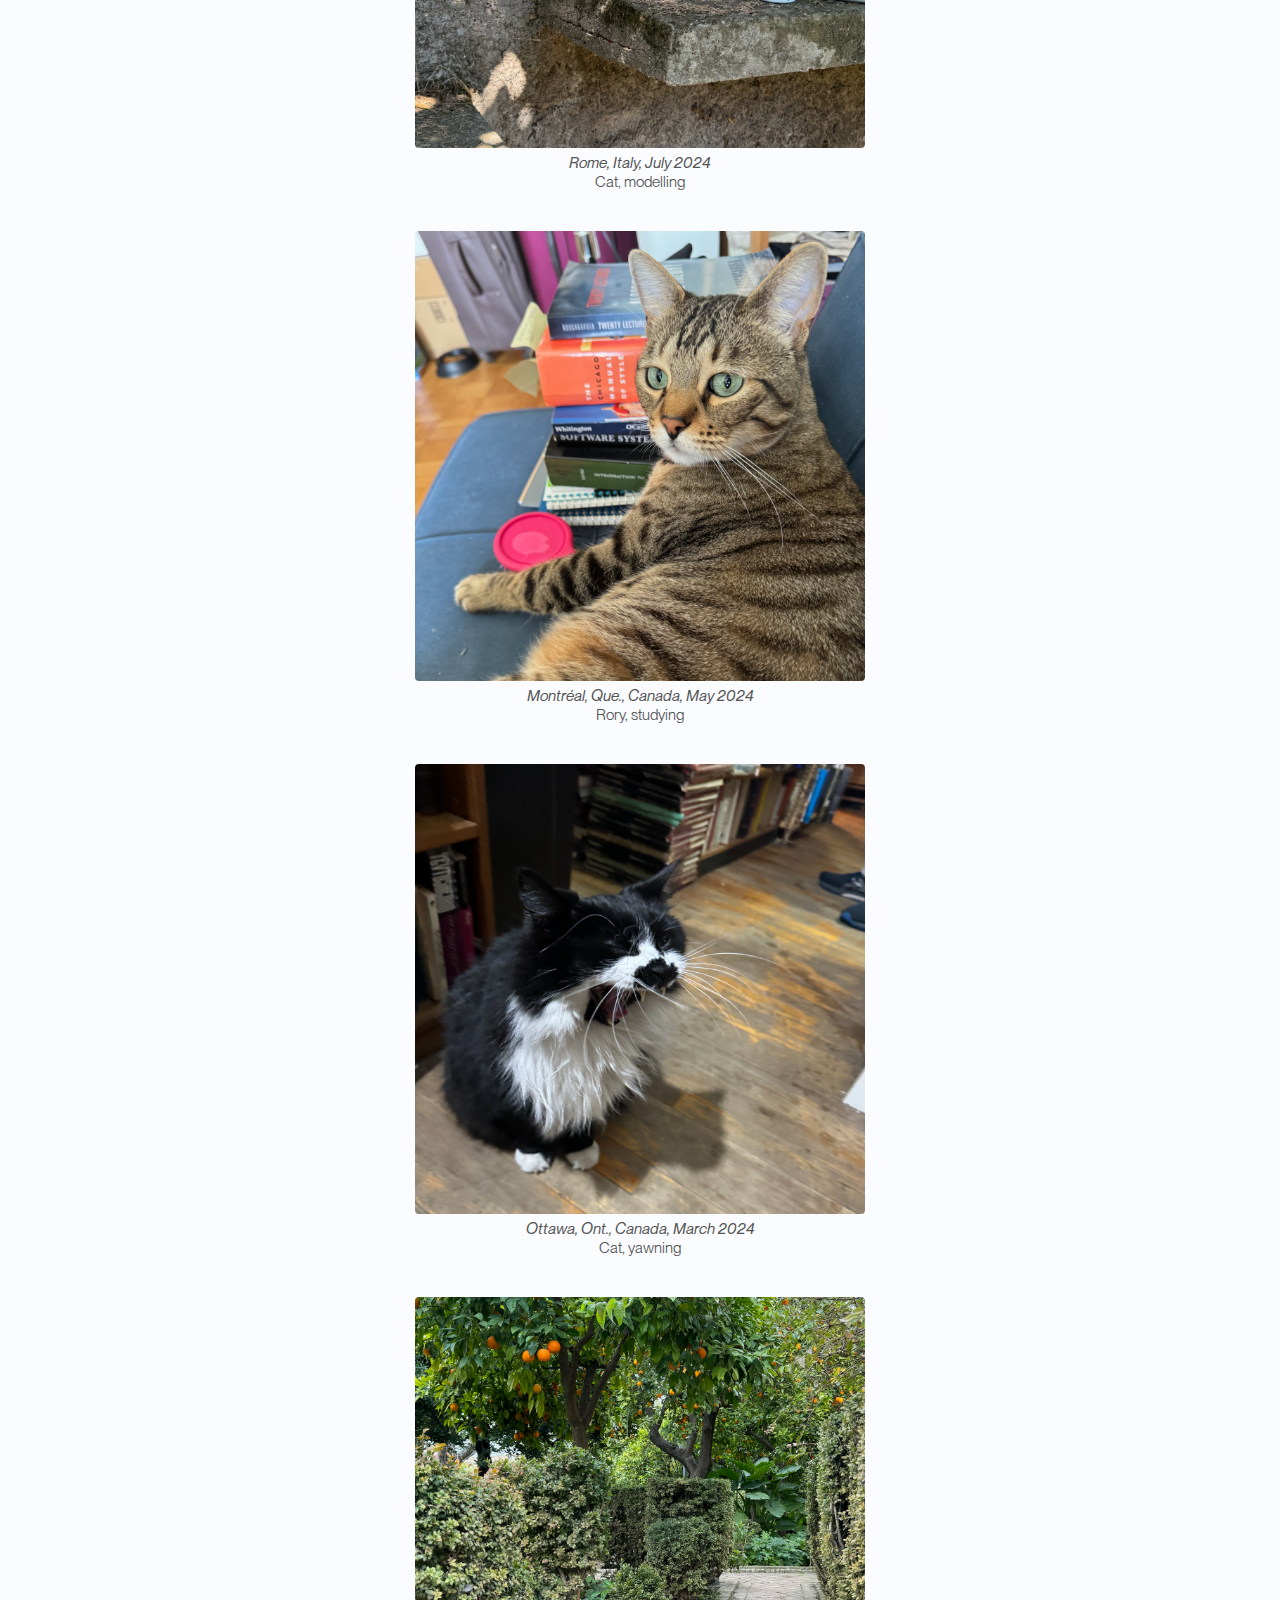
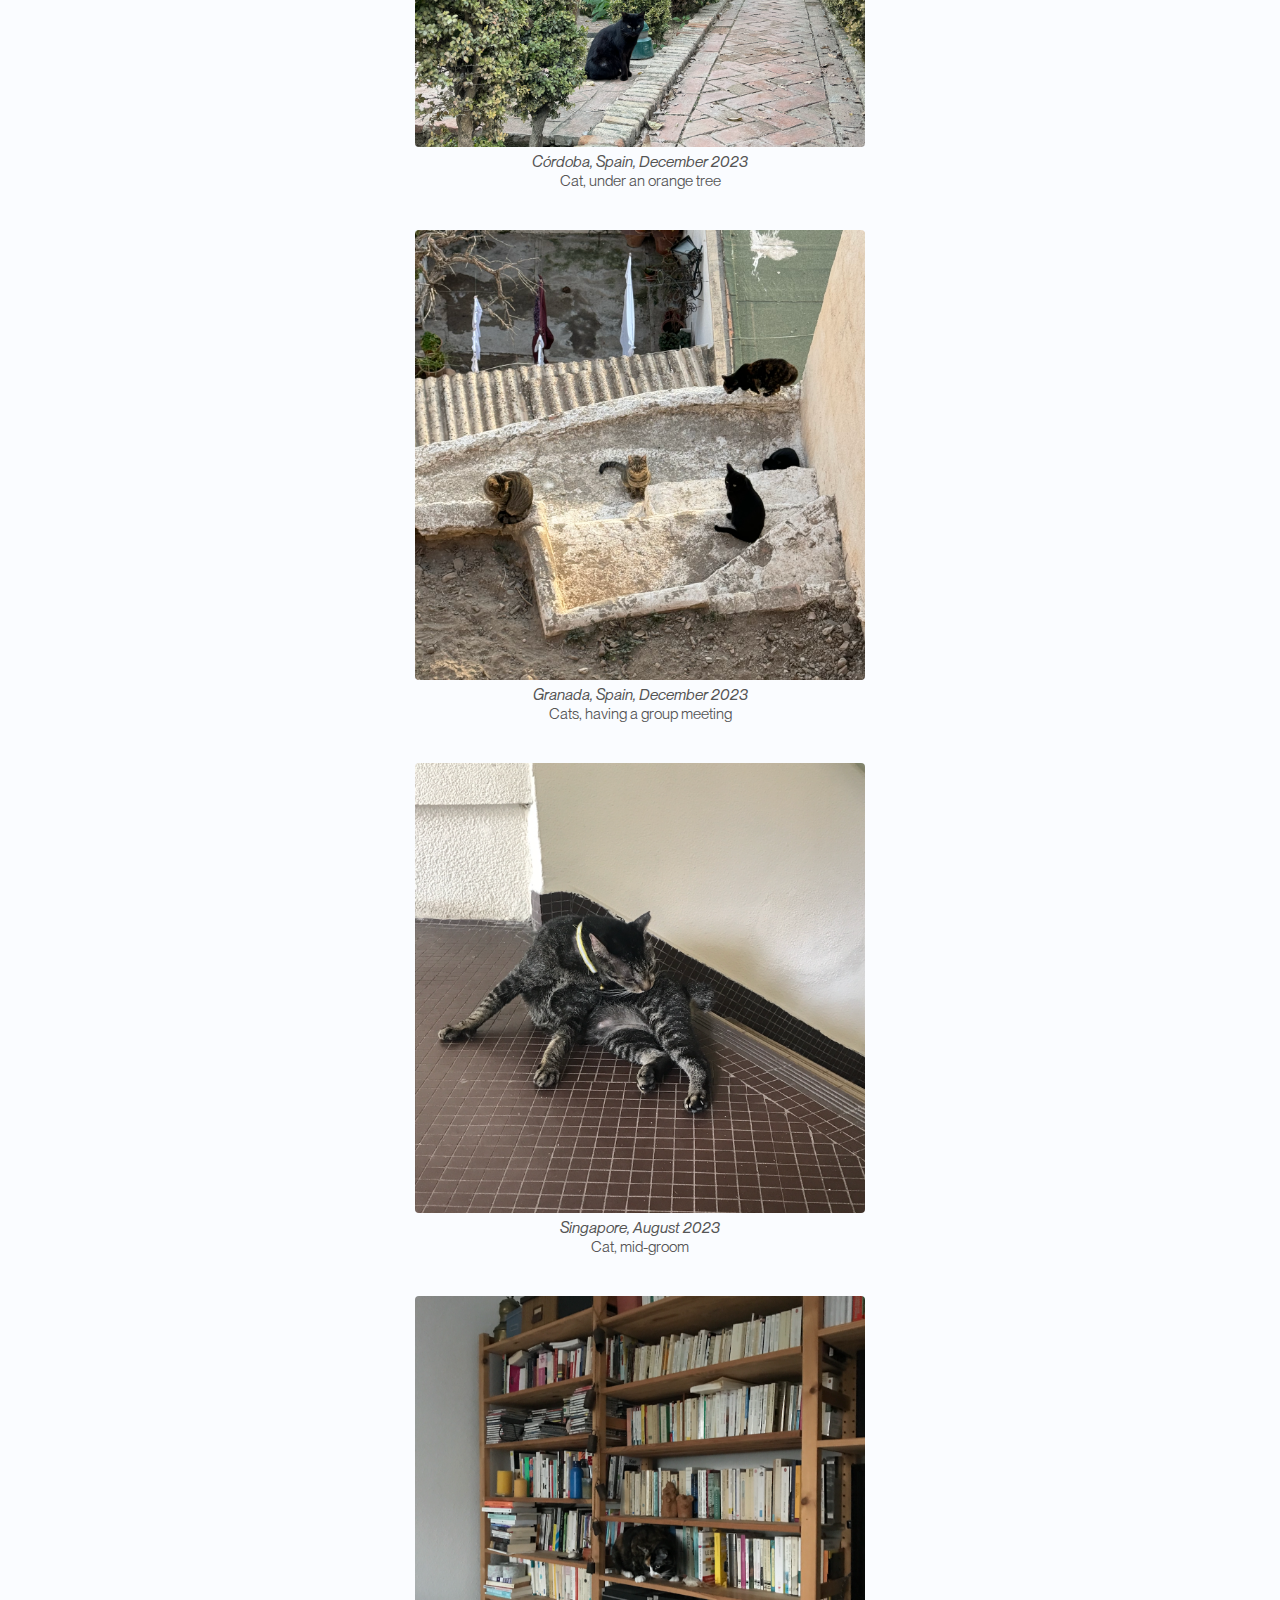
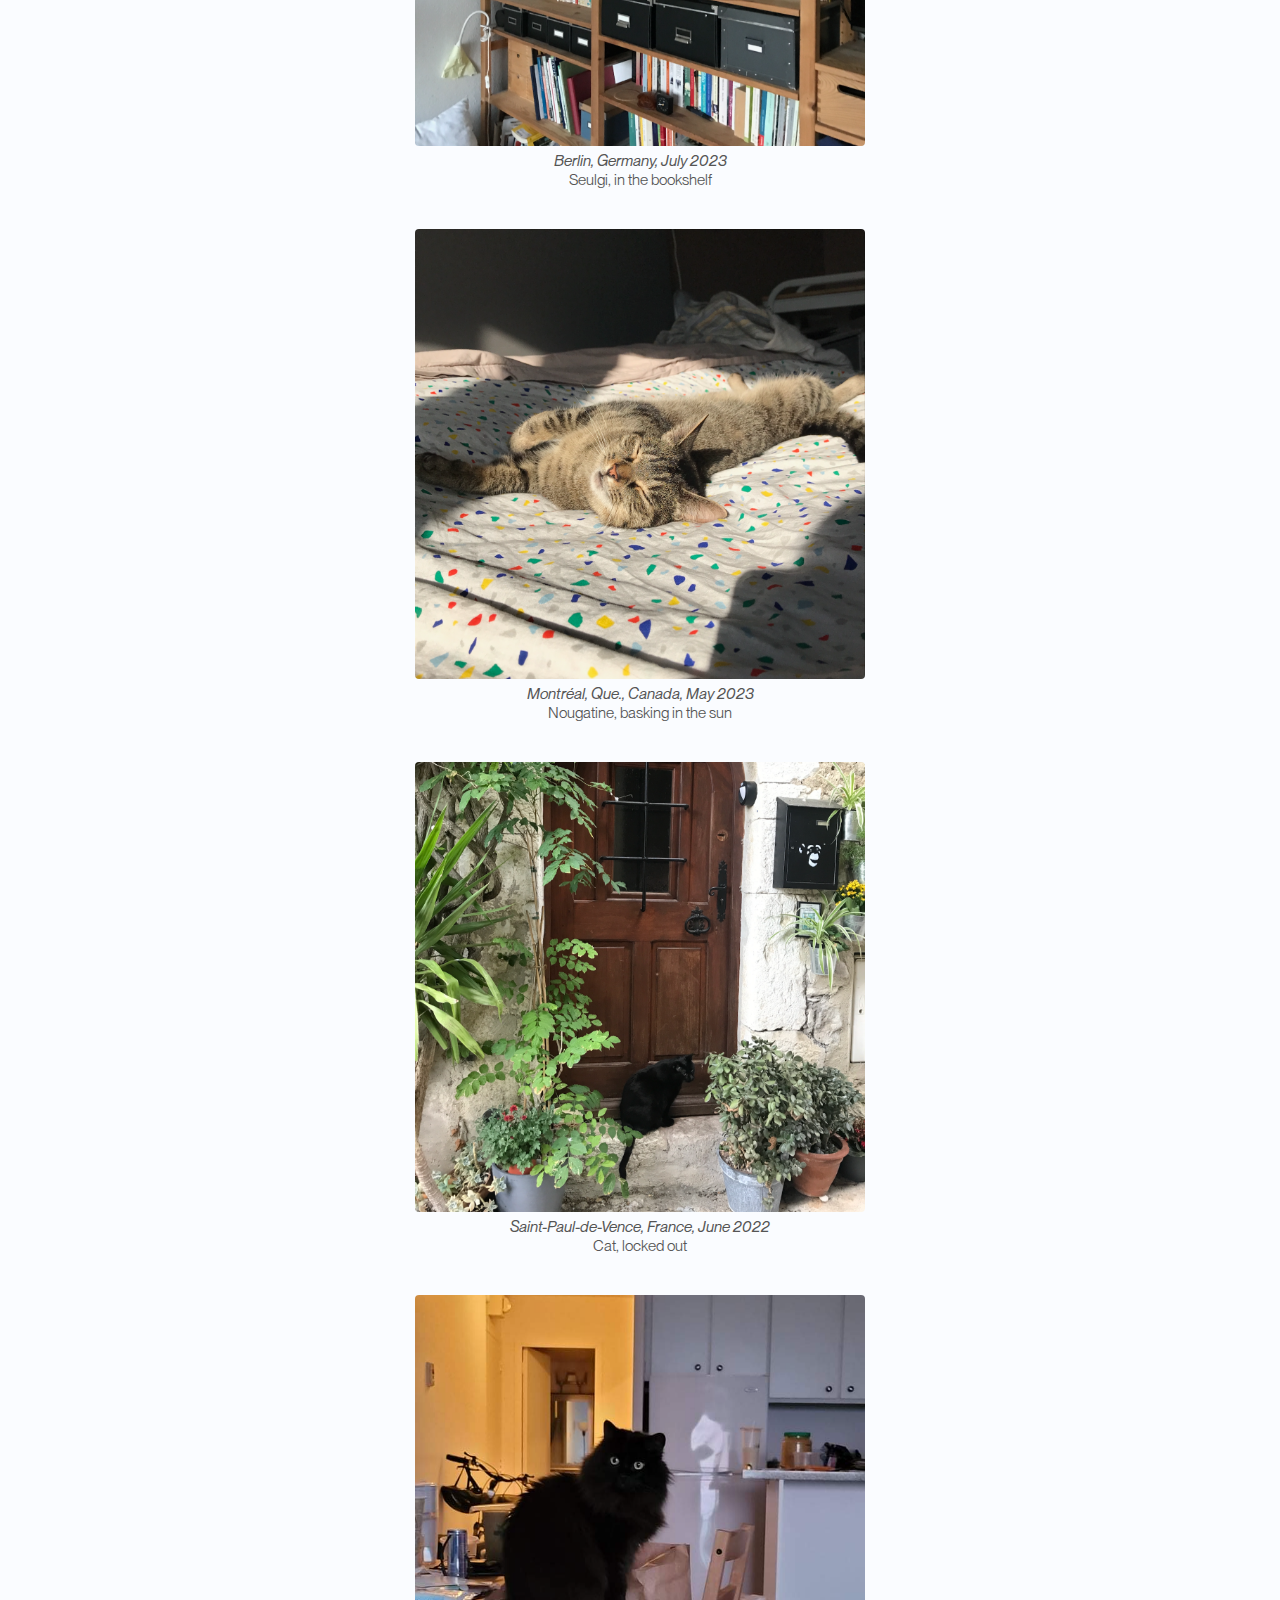
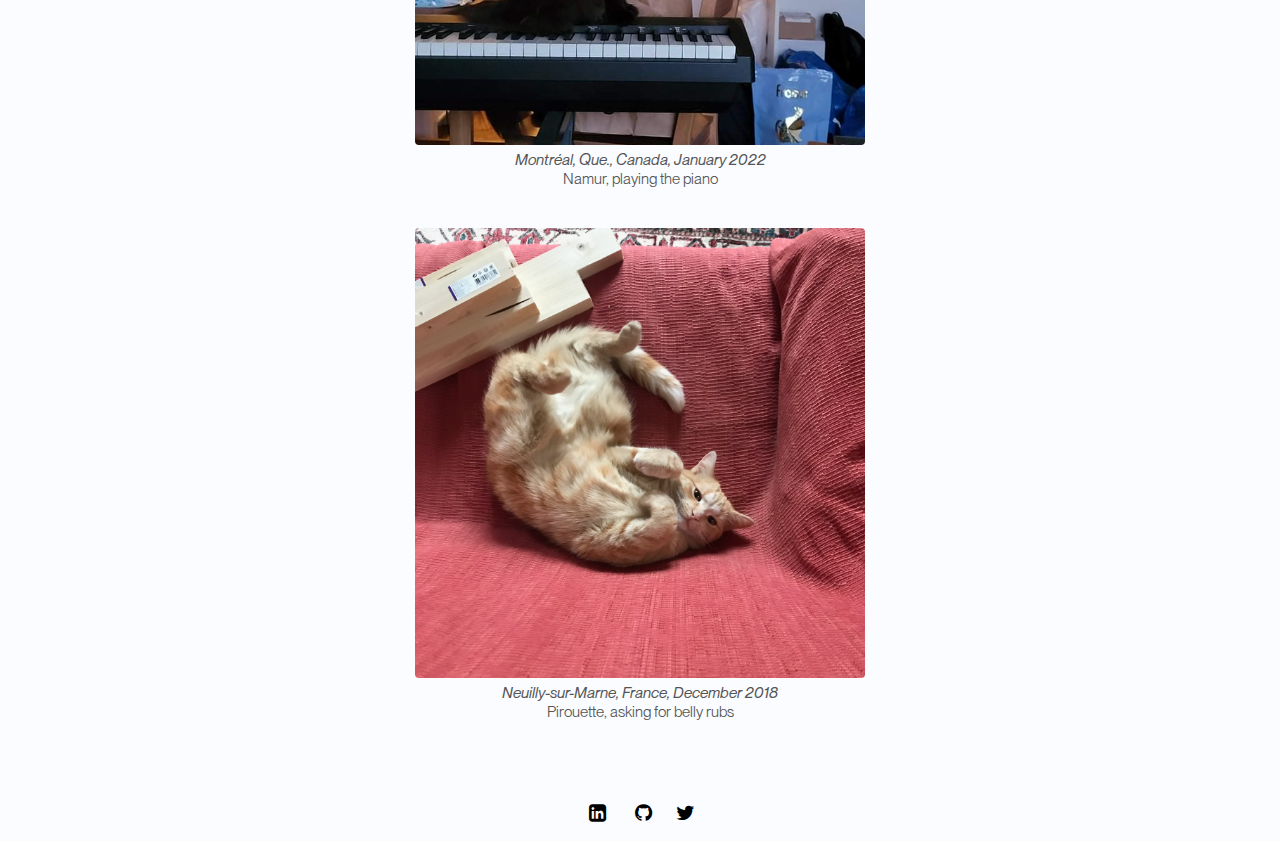
<file: photos/cats/index.html>
<!DOCTYPE html>
<html>

<head>
  <meta charset="utf-8">
  <meta name="viewport" content="width=device-width">
  <title>Cats — Tiffany Yong</title>
  <link rel="icon" type="image/svg+xml" href="/favicons/favicon.svg">
  <link rel="icon" type="image/png" href="/favicons/favicon-96x96.png" sizes="96x96" />
  <link rel="shortcut icon" href="/favicons/favicon.ico" />
  <link rel="apple-touch-icon" sizes="180x180" href="/favicons/apple-touch-icon.png" />
  <meta name="apple-mobile-web-app-title" content="MyWebSite" />
  <link rel="manifest" href="/favicons/site.webmanifest" />
  <link href="/../style.css" rel="stylesheet" type="text/css" />
  <!-- font awesome icons: https://fontawesome.com/v4.7.0/icons/  -->
  <link rel="stylesheet" href="https://cdnjs.cloudflare.com/ajax/libs/font-awesome/4.7.0/css/font-awesome.min.css">
</head>

<body>
  <div class="container">
    <header>
      <nav class="nav_links">
        <div class="header-logo">
          <a href="/"><img class="logo" src="/../images/logo-v2.svg" alt="logo"></a>
        </div>
        <div class="nav-tabs">
          <a href="/research">Research</a>
          <a href="/projects">Projects</a>
          <a href="/miscellaneous">Misc</a>
          <a href="/CV/tiffanyyongcv.pdf" class="cv-link">CV</a>
        </div>
      </nav>
    </header>

    <main id="main-text">
      <h1>Cats</h1>
      <div id="body-text">
        <p>
          I am a huge cat enthusiast, and I love taking photos of the little guys. Here are some of my favourites!
        </p>
      </div>
      <div id="photo-gallery">
        <div class="photo-item">
          <img src="/photos/cats/bouldering.png" alt="Cat, planning to send">
          <div class="caption"><em>Montréal, Que., Canada, November 2024</em><br>Cat, planning to send</div>
        </div>
        <div class="photo-item">
          <img src="/photos/cats/crossroads.png" alt="Cat, at a crossroads">
          <div class="caption"><em>Guidel, France, August 2024</em><br>Cat, at a crossroads</div>
        </div>
        <div class="photo-item">
          <img src="/photos/cats/modelling.png" alt="Cat, modelling">
          <div class="caption"><em>Rome, Italy, July 2024</em><br>Cat, modelling</div>
        </div>
        <div class="photo-item">
          <img src="/photos/cats/rory.png" alt="Rory, studying">
          <div class="caption"><em>Montréal, Que., Canada, May 2024</em><br>Rory, studying</div>
        </div>
        <div class="photo-item">
          <img src="/photos/cats/yawn.png" alt="Cat, yawning">
          <div class="caption"><em>Ottawa, Ont., Canada, March 2024</em><br>Cat, yawning</div>
        </div>
        <div class="photo-item">
          <img src="/photos/cats/orange-tree.png" alt="Cat, under an orange tree">
          <div class="caption"><em>Córdoba, Spain, December 2023</em><br>Cat, under an orange tree</div>
        </div>
        <div class="photo-item">
          <img src="/photos/cats/group-meeting.png" alt="Cats, having a group meeting">
          <div class="caption"><em>Granada, Spain, December 2023</em><br>Cats, having a group meeting</div>
        </div>
        <div class="photo-item">
          <img src="/photos/cats/grooming.png" alt="Cat, mid-groom">
          <div class="caption"><em>Singapore, August 2023</em><br>Cat, mid-groom</div>
        </div>
        <div class="photo-item">
          <img src="/photos/cats/seulgi.png" alt="Seulgi, in the bookshelf">
          <div class="caption"><em>Berlin, Germany, July 2023</em><br>Seulgi, in the bookshelf</div>
        </div>
        <div class="photo-item">
          <img src="/photos/cats/nougatine.png" alt="Nougatine, basking in the sun">
          <div class="caption"><em>Montréal, Que., Canada, May 2023</em><br>Nougatine, basking in the sun</div>
        </div>
        <div class="photo-item">
          <img src="/photos/cats/locked-out.png" alt="Cat, locked out">
          <div class="caption"><em>Saint-Paul-de-Vence, France, June 2022</em><br>Cat, locked out</div>
        </div>
        <div class="photo-item">
          <img src="/photos/cats/namur.png" alt="Namur, playing the piano">
          <div class="caption"><em>Montréal, Que., Canada, January 2022</em><br>Namur, playing the piano</div>
        </div>
        <div class="photo-item">
          <img src="/photos/cats/pirouette.png" alt="Pirouette, asking for belly rubs">
          <div class="caption"><em>Neuilly-sur-Marne, France, December 2018</em><br>Pirouette, asking for belly rubs</div>
        </div>
      </div>
    </main>

    <footer>
      <ul>
        <li><a href="https://www.linkedin.com/in/tiffany-yong-ting-qi/" aria-label="LinkedIn"><i
              class="fa fa-fw fa-linkedin-square"></i></a></li>
        <li><a href="https://github.com/TiffanyYong" aria-label="GitHub"><i class="fa fa-fw fa-github"
              aria-hidden="true"></i></a></li>
        <li><a href="https://twitter.com/TiffanyYongTQ" aria-label="Twitter"><i class="fa fa-twitter"
              aria-hidden="true"></i></a></li>
      </ul>
    </footer>
  </div>
</body>

</html>
</file>
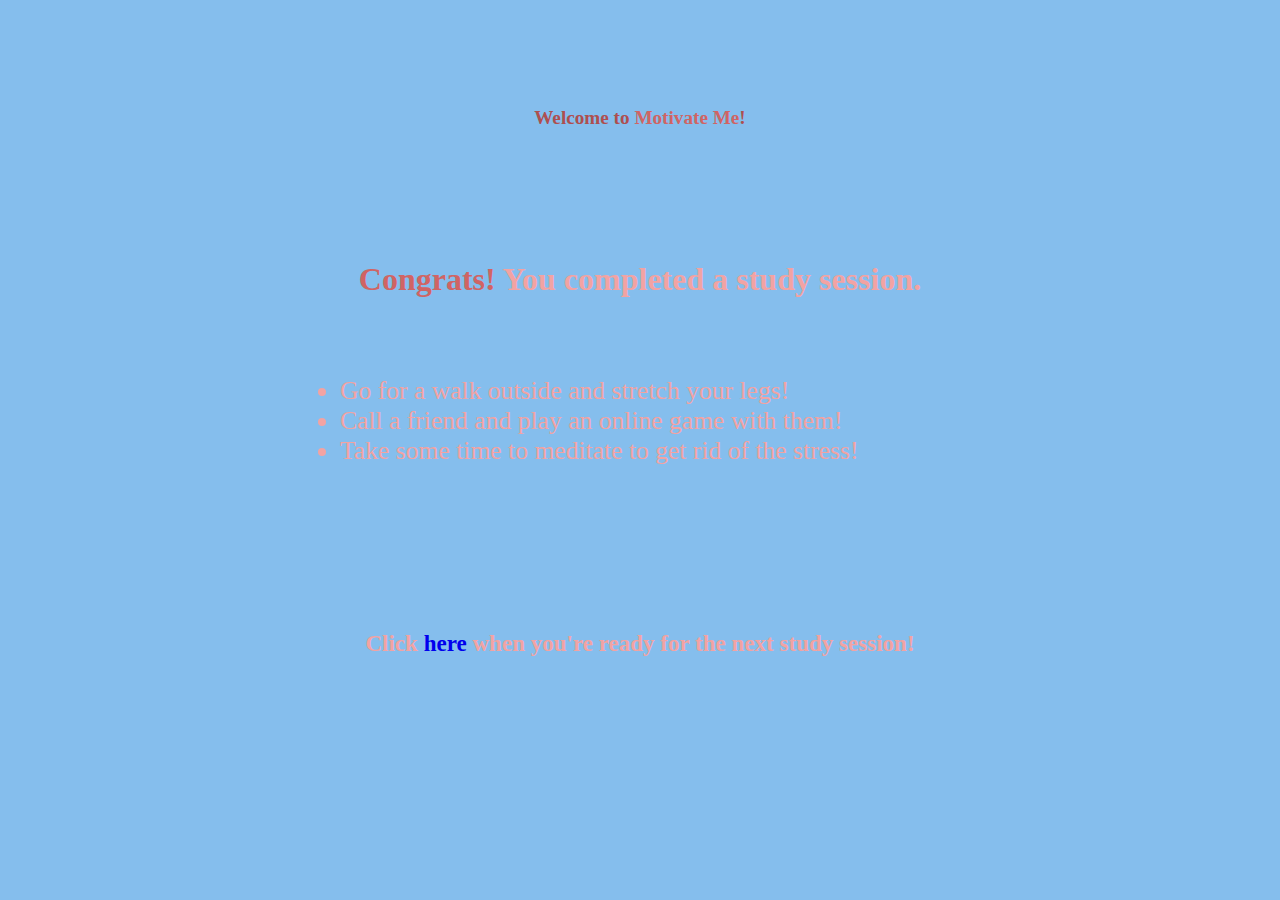
<file: motivate-me/breaktime.html>
<!DOCTYPE html>
<html>
    <head>
        <meta charset="utf-8">
        <title>Motivate Me!</title>
        <style>

            p {
                color: rgb(242, 163, 163);
                text-align: center;
                font-size: 1.5vw;
                font-weight: bold;
                position: relative;
            }

            body {
                background-color: rgb(133, 190, 237);
                padding: 30px;
                font-family: "Verdana";
            }

            a {
                text-decoration: none;
            }

            #welcome {
              color: rgb(174, 79, 79);
              top: 50px;
            }
            #name {
              color: rgb(208, 100, 100);
            }

            #message {
              font-size: 2.5vw;
              top: 150px;
            }

            #suggestions {
              color: rgb(242, 163, 163);
              font-size: 2vw;
              position: absolute;
              top: 350px;
              left: 300px;
            }

            #newsession {
              font-size: 1.8vw;
              top: 450px;
            }
          </style>
        </head>

        <body>
            <div id = "titles">
            <p id="welcome">Welcome to <a href="index.html"><span id = "name">Motivate Me</span></a>!</p>
            </div>

            <p id="message"><span style='color: rgb(208, 100, 100)'>Congrats!</span> You completed a study session.</p>
            <div id="suggestions">
              <ul class="list">
                <li>Go for a walk outside and stretch your legs!</li>
                <li>Call a friend and play an online game with them!</li>
                <li>Take some time to meditate to get rid of the stress!</li>
              </ul>
            </div>

            <p id="newsession">Click <span style='color: rgb(174, 79, 79)'><a href="study.html">here</a></span> when you're ready for the next study session!</p>

        </body>
    </html>
</file>
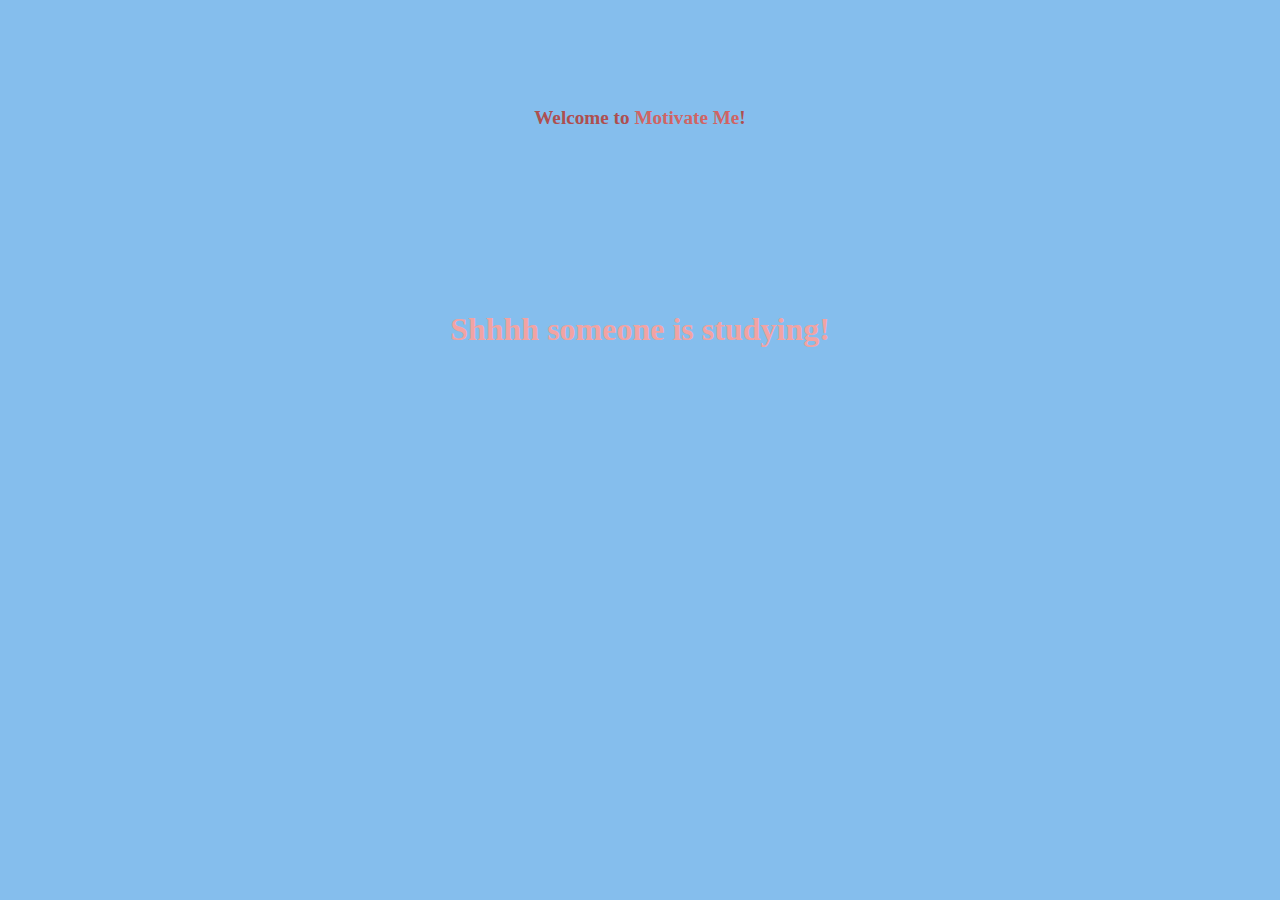
<file: motivate-me/study.html>
<!DOCTYPE html>
<html>
    <head>
        <meta charset="utf-8">
        <title>Motivate Me!</title>
        <style>

            p {
                color: rgb(242, 163, 163);
                text-align: center;
                font-size: 1.5vw;
                font-weight: bold;
                position: relative;
            }

            body {
                background-color: rgb(133, 190, 237);
                padding: 30px;
                font-family: "Verdana";
            }

            a {
                text-decoration: none;
            }

            #welcome {
              color: rgb(174, 79, 79);
              top: 50px;
            }
            #name {
              color: rgb(208, 100, 100);
            }

            #message {
              font-size: 2.5vw;
              top: 200px;
            }
            #countdown {
              font-size: 2.5vw;
              top: 230px;
            }

            </style>
        </head>

        <body>
            <div id = "titles">
            <p id="welcome">Welcome to <a href="index.html"><span id = "name">Motivate Me</span></a>!</p>
            </div>

            <p id="message">Shhhh someone is studying!</p>
            <p id="countdown"></p>
            <script>
            var startTime = new Date().getTime(); // record start time

            var x = setInterval(function() { // iterate every second
              var now = new Date().getTime(); // update time
              var distance = startTime - now;

              var minutes = Math.floor(25 + (distance % (1000 * 60 * 60)) / (1000 * 60));
              var seconds = Math.floor(60 + (distance % (1000 * 60)) / 1000);

              document.getElementById("countdown").innerHTML = minutes + "m " + seconds + "s ";

              if (distance < (-25*60*1000)) { // countdown is over
                clearInterval(x);
                document.getElementById("countdown").innerHTML = "<a href='breaktime.html'><span style='color: rgb(174, 79, 79)'>BREAKTIME</span></a>";
              }
            }, 1000);
            </script>
        </body>
    </html>
</file>
<file: style.css>
@import url('https://fonts.googleapis.com/css2?family=IBM+Plex+Serif&display=swap');

@font-face {
  font-family: 'PP Neue Montreal';
  src: url('/pp-neue-montreal/ppneuemontreal-book.otf') format('opentype');
  font-weight: normal;
  font-style: normal;
}

@font-face {
  font-family: 'PP Neue Montreal';
  src: url('/pp-neue-montreal/ppneuemontreal-bold.otf') format('opentype');
  font-weight: bold;
  font-style: normal;
}

@font-face {
  font-family: 'PP Neue Montreal';
  src: url('/pp-neue-montreal/ppneuemontreal-italic.otf') format('opentype');
  font-weight: normal;
  font-style: italic;
}

@font-face {
  font-family: 'PP Neue Montreal';
  src: url('/pp-neue-montreal/ppneuemontreal-medium.otf') format('opentype');
  font-weight: 500;
  font-style: normal;
}

@font-face {
  font-family: 'PP Neue Montreal';
  src: url('/pp-neue-montreal/ppneuemontreal-semibolditalic.otf') format('opentype');
  font-weight: 600;
  font-style: italic;
}

@font-face {
  font-family: 'PP Neue Montreal';
  src: url('/pp-neue-montreal/ppneuemontreal-thin.otf') format('opentype');
  font-weight: 100;
  font-style: normal;
}

:root {
  --light-background: #FAFCFF;
  --font-family: 'PP Neue Montreal', sans-serif;
  --font-size: 16px;
  --max-width: 48rem;
  --side-margin: 1rem;
  --header-padding: 1.5rem;
  --nav-gap: 1.5rem;
  --logo-size: 3rem;
  --headshot-size: 250px;
  --hover-color: #555;
  --link-color: rgb(14, 73, 95);
}

html, body {
  margin: 0;
  padding: 0;
  font-size: var(--font-size);
  font-family: var(--font-family);
  background-color: var(--light-background);
}

body {
  display: flex;
  justify-content: center;
}

.container {
  max-width: var(--max-width);
  width: 100%;
  padding: 0 var(--side-margin);
  box-sizing: border-box;
}

header {
  padding: var(--header-padding) 0;
  background-color: var(--light-background);
}

.nav_links {
  display: flex;
  justify-content: space-between;
  align-items: center;
}

.header-logo {
  display: flex;
  justify-content: center;
  align-items: center;
}

.logo {
  height: var(--logo-size);
  cursor: pointer;
  margin-right: var(--side-margin);
}

.nav-tabs {
  display: flex;
  gap: var(--nav-gap);
}

.nav-tabs a {
  text-decoration: underline;
  font-weight: normal;
}

.cv-link::after {
  content: " \2197"; 
  font-size: 0.9em;
}

main#main-text {
  margin-top: 0;
  width: 100%;
  box-sizing: border-box;
}

#author-card {
  margin-bottom: 1.5rem;
  display: flex;
  justify-content: center;
}

.headshot {
  width: var(--headshot-size);
  border-radius: 0;
}

#body-text {
  text-align: left;
  margin: 0 auto;
  max-width: var(--max-width);
  width: 100%;
  box-sizing: border-box;
}

p {
  margin-bottom: 1em;
  color: rgba(0, 0, 0, 0.877);
}

h1 {
  font-size: 1.75rem;
  font-weight: normal;
  margin-bottom: 1.5rem;
}

a {
  color: var(--link-color);
  text-decoration: underline; 
}

a:hover {
  color: var(--hover-color);
}

a:hover, .toggle-abstract:hover {
  color: var(--hover-color);
}

.toggle-abstract {
  cursor: pointer;
  display: inline-block;
  margin-top: 0.5rem;
  padding: 0.25rem 0.5rem;
  border: 1px solid black;
  color: black;
  transition: all 0.2s ease-in-out;
  width: 70px;
  font-size: 0.9rem;
}

.toggle-abstract:hover {
  background-color: black;
  color: white;
}

.abstract {
  display: none;
  margin-top: 0.5rem;
  margin-left: 1rem;
  margin-right: 1rem;
  font-size: 0.95rem;
  color: rgba(0, 0, 0, 0.8);
}

.misc-item {
  margin-bottom: 1.5rem;
  font-weight: normal;
}

.misc-item b {
  font-weight: 480;
}

.nowrap {
  white-space: nowrap;
}

#photo-gallery {
  display: flex;
  flex-wrap: wrap;
  justify-content: center;
  gap: 20px;
  padding: 20px;
}

.photo-item {
  width: 100%;
  max-width: 450px;
  margin: 0 auto 20px auto;
  text-align: center;
}

.photo-item img {
  width: 100%;
  height: auto;
  display: block;
  margin: 0 auto;
  border-radius: 4px;
}

.caption {
  margin-top: 5px;
  font-size: 0.95em;
  color: #555;
}
  
footer {
  margin-top: 2.5rem;
  text-align: center;
  background-color: var(--light-background);
}

footer ul {
  list-style: none;
  padding: 0;
  display: flex;
  justify-content: center;
  gap: 1.25rem;
}

footer a {
  color: black;
  text-decoration: none;
  font-size: 1.25rem;
}


@media (max-width: 768px) {
  .nav-tabs {
    display: flex;
    flex-direction: column;
    align-items: flex-end; 
    gap: 0; 
    margin-top: 0;
  }

  .nav-tabs a {
    padding: 0.25rem 0.5rem;  
    font-size: 1rem;
    margin-bottom: 0; 
    text-align: right;  
  }

  .header-logo {
    margin-bottom: 0.5rem; 
    text-align: center;
  }

  header {
    margin-bottom: 0rem;
  }

  footer {
    padding-bottom: 2rem; 
  }
}
</file>
<file: icons/css/line-awesome.min.css>
.la,.lab,.lad,.lal,.lar,.las{-moz-osx-font-smoothing:grayscale;-webkit-font-smoothing:antialiased;display:inline-block;font-style:normal;font-variant:normal;text-rendering:auto;line-height:1}.la-lg{font-size:1.33333em;line-height:.75em;vertical-align:-.0667em}.la-xs{font-size:.75em}.la-sm{font-size:.875em}.la-1x{font-size:1em}.la-2x{font-size:2em}.la-3x{font-size:3em}.la-4x{font-size:4em}.la-5x{font-size:5em}.la-6x{font-size:6em}.la-7x{font-size:7em}.la-8x{font-size:8em}.la-9x{font-size:9em}.la-10x{font-size:10em}.la-fw{text-align:center;width:1.25em}.la-ul{list-style-type:none;margin-left:2.5em;padding-left:0}.la-ul>li{position:relative}.la-li{left:-2em;position:absolute;text-align:center;width:2em;line-height:inherit}.la-border{border:solid .08em #eee;border-radius:.1em;padding:.2em .25em .15em}.la-pull-left{float:left}.la-pull-right{float:right}.la.la-pull-left,.lab.la-pull-left,.lal.la-pull-left,.lar.la-pull-left,.las.la-pull-left{margin-right:.3em}.la.la-pull-right,.lab.la-pull-right,.lal.la-pull-right,.lar.la-pull-right,.las.la-pull-right{margin-left:.3em}.la-spin{-webkit-animation:la-spin 2s infinite linear;animation:la-spin 2s infinite linear}.la-pulse{-webkit-animation:la-spin 1s infinite steps(8);animation:la-spin 1s infinite steps(8)}@-webkit-keyframes la-spin{0%{-webkit-transform:rotate(0);transform:rotate(0)}100%{-webkit-transform:rotate(360deg);transform:rotate(360deg)}}@keyframes la-spin{0%{-webkit-transform:rotate(0);transform:rotate(0)}100%{-webkit-transform:rotate(360deg);transform:rotate(360deg)}}.la-rotate-90{-webkit-transform:rotate(90deg);transform:rotate(90deg)}.la-rotate-180{-webkit-transform:rotate(180deg);transform:rotate(180deg)}.la-rotate-270{-webkit-transform:rotate(270deg);transform:rotate(270deg)}.la-flip-horizontal{-webkit-transform:scale(-1,1);transform:scale(-1,1)}.la-flip-vertical{-webkit-transform:scale(1,-1);transform:scale(1,-1)}.la-flip-both,.la-flip-horizontal.la-flip-vertical{-webkit-transform:scale(-1,-1);transform:scale(-1,-1)}:root .la-flip-both,:root .la-flip-horizontal,:root .la-flip-vertical,:root .la-rotate-180,:root .la-rotate-270,:root .la-rotate-90{-webkit-filter:none;filter:none}.la-stack{display:inline-block;height:2em;line-height:2em;position:relative;vertical-align:middle;width:2.5em}.la-stack-1x,.la-stack-2x{left:0;position:absolute;text-align:center;width:100%}.la-stack-1x{line-height:inherit}.la-stack-2x{font-size:2em}.la-inverse{color:#fff}.la-500px:before{content:"\f26e"}.la-accessible-icon:before{content:"\f368"}.la-accusoft:before{content:"\f369"}.la-acquisitions-incorporated:before{content:"\f6af"}.la-ad:before{content:"\f641"}.la-address-book:before{content:"\f2b9"}.la-address-card:before{content:"\f2bb"}.la-adjust:before{content:"\f042"}.la-adn:before{content:"\f170"}.la-adobe:before{content:"\f778"}.la-adversal:before{content:"\f36a"}.la-affiliatetheme:before{content:"\f36b"}.la-air-freshener:before{content:"\f5d0"}.la-airbnb:before{content:"\f834"}.la-algolia:before{content:"\f36c"}.la-align-center:before{content:"\f037"}.la-align-justify:before{content:"\f039"}.la-align-left:before{content:"\f036"}.la-align-right:before{content:"\f038"}.la-alipay:before{content:"\f642"}.la-allergies:before{content:"\f461"}.la-amazon:before{content:"\f270"}.la-amazon-pay:before{content:"\f42c"}.la-ambulance:before{content:"\f0f9"}.la-american-sign-language-interpreting:before{content:"\f2a3"}.la-amilia:before{content:"\f36d"}.la-anchor:before{content:"\f13d"}.la-android:before{content:"\f17b"}.la-angellist:before{content:"\f209"}.la-angle-double-down:before{content:"\f103"}.la-angle-double-left:before{content:"\f100"}.la-angle-double-right:before{content:"\f101"}.la-angle-double-up:before{content:"\f102"}.la-angle-down:before{content:"\f107"}.la-angle-left:before{content:"\f104"}.la-angle-right:before{content:"\f105"}.la-angle-up:before{content:"\f106"}.la-angry:before{content:"\f556"}.la-angrycreative:before{content:"\f36e"}.la-angular:before{content:"\f420"}.la-ankh:before{content:"\f644"}.la-app-store:before{content:"\f36f"}.la-app-store-ios:before{content:"\f370"}.la-apper:before{content:"\f371"}.la-apple:before{content:"\f179"}.la-apple-alt:before{content:"\f5d1"}.la-apple-pay:before{content:"\f415"}.la-archive:before{content:"\f187"}.la-archway:before{content:"\f557"}.la-arrow-alt-circle-down:before{content:"\f358"}.la-arrow-alt-circle-left:before{content:"\f359"}.la-arrow-alt-circle-right:before{content:"\f35a"}.la-arrow-alt-circle-up:before{content:"\f35b"}.la-arrow-circle-down:before{content:"\f0ab"}.la-arrow-circle-left:before{content:"\f0a8"}.la-arrow-circle-right:before{content:"\f0a9"}.la-arrow-circle-up:before{content:"\f0aa"}.la-arrow-down:before{content:"\f063"}.la-arrow-left:before{content:"\f060"}.la-arrow-right:before{content:"\f061"}.la-arrow-up:before{content:"\f062"}.la-arrows-alt:before{content:"\f0b2"}.la-arrows-alt-h:before{content:"\f337"}.la-arrows-alt-v:before{content:"\f338"}.la-artstation:before{content:"\f77a"}.la-assistive-listening-systems:before{content:"\f2a2"}.la-asterisk:before{content:"\f069"}.la-asymmetrik:before{content:"\f372"}.la-at:before{content:"\f1fa"}.la-atlas:before{content:"\f558"}.la-atlassian:before{content:"\f77b"}.la-atom:before{content:"\f5d2"}.la-audible:before{content:"\f373"}.la-audio-description:before{content:"\f29e"}.la-autoprefixer:before{content:"\f41c"}.la-avianex:before{content:"\f374"}.la-aviato:before{content:"\f421"}.la-award:before{content:"\f559"}.la-aws:before{content:"\f375"}.la-baby:before{content:"\f77c"}.la-baby-carriage:before{content:"\f77d"}.la-backspace:before{content:"\f55a"}.la-backward:before{content:"\f04a"}.la-bacon:before{content:"\f7e5"}.la-balance-scale:before{content:"\f24e"}.la-balance-scale-left:before{content:"\f515"}.la-balance-scale-right:before{content:"\f516"}.la-ban:before{content:"\f05e"}.la-band-aid:before{content:"\f462"}.la-bandcamp:before{content:"\f2d5"}.la-barcode:before{content:"\f02a"}.la-bars:before{content:"\f0c9"}.la-baseball-ball:before{content:"\f433"}.la-basketball-ball:before{content:"\f434"}.la-bath:before{content:"\f2cd"}.la-battery-empty:before{content:"\f244"}.la-battery-full:before{content:"\f240"}.la-battery-half:before{content:"\f242"}.la-battery-quarter:before{content:"\f243"}.la-battery-three-quarters:before{content:"\f241"}.la-battle-net:before{content:"\f835"}.la-bed:before{content:"\f236"}.la-beer:before{content:"\f0fc"}.la-behance:before{content:"\f1b4"}.la-behance-square:before{content:"\f1b5"}.la-bell:before{content:"\f0f3"}.la-bell-slash:before{content:"\f1f6"}.la-bezier-curve:before{content:"\f55b"}.la-bible:before{content:"\f647"}.la-bicycle:before{content:"\f206"}.la-biking:before{content:"\f84a"}.la-bimobject:before{content:"\f378"}.la-binoculars:before{content:"\f1e5"}.la-biohazard:before{content:"\f780"}.la-birthday-cake:before{content:"\f1fd"}.la-bitbucket:before{content:"\f171"}.la-bitcoin:before{content:"\f379"}.la-bity:before{content:"\f37a"}.la-black-tie:before{content:"\f27e"}.la-blackberry:before{content:"\f37b"}.la-blender:before{content:"\f517"}.la-blender-phone:before{content:"\f6b6"}.la-blind:before{content:"\f29d"}.la-blog:before{content:"\f781"}.la-blogger:before{content:"\f37c"}.la-blogger-b:before{content:"\f37d"}.la-bluetooth:before{content:"\f293"}.la-bluetooth-b:before{content:"\f294"}.la-bold:before{content:"\f032"}.la-bolt:before{content:"\f0e7"}.la-bomb:before{content:"\f1e2"}.la-bone:before{content:"\f5d7"}.la-bong:before{content:"\f55c"}.la-book:before{content:"\f02d"}.la-book-dead:before{content:"\f6b7"}.la-book-medical:before{content:"\f7e6"}.la-book-open:before{content:"\f518"}.la-book-reader:before{content:"\f5da"}.la-bookmark:before{content:"\f02e"}.la-bootstrap:before{content:"\f836"}.la-border-all:before{content:"\f84c"}.la-border-none:before{content:"\f850"}.la-border-style:before{content:"\f853"}.la-bowling-ball:before{content:"\f436"}.la-box:before{content:"\f466"}.la-box-open:before{content:"\f49e"}.la-boxes:before{content:"\f468"}.la-braille:before{content:"\f2a1"}.la-brain:before{content:"\f5dc"}.la-bread-slice:before{content:"\f7ec"}.la-briefcase:before{content:"\f0b1"}.la-briefcase-medical:before{content:"\f469"}.la-broadcast-tower:before{content:"\f519"}.la-broom:before{content:"\f51a"}.la-brush:before{content:"\f55d"}.la-btc:before{content:"\f15a"}.la-buffer:before{content:"\f837"}.la-bug:before{content:"\f188"}.la-building:before{content:"\f1ad"}.la-bullhorn:before{content:"\f0a1"}.la-bullseye:before{content:"\f140"}.la-burn:before{content:"\f46a"}.la-buromobelexperte:before{content:"\f37f"}.la-bus:before{content:"\f207"}.la-bus-alt:before{content:"\f55e"}.la-business-time:before{content:"\f64a"}.la-buy-n-large:before{content:"\f8a6"}.la-buysellads:before{content:"\f20d"}.la-calculator:before{content:"\f1ec"}.la-calendar:before{content:"\f133"}.la-calendar-alt:before{content:"\f073"}.la-calendar-check:before{content:"\f274"}.la-calendar-day:before{content:"\f783"}.la-calendar-minus:before{content:"\f272"}.la-calendar-plus:before{content:"\f271"}.la-calendar-times:before{content:"\f273"}.la-calendar-week:before{content:"\f784"}.la-camera:before{content:"\f030"}.la-camera-retro:before{content:"\f083"}.la-campground:before{content:"\f6bb"}.la-canadian-maple-leaf:before{content:"\f785"}.la-candy-cane:before{content:"\f786"}.la-cannabis:before{content:"\f55f"}.la-capsules:before{content:"\f46b"}.la-car:before{content:"\f1b9"}.la-car-alt:before{content:"\f5de"}.la-car-battery:before{content:"\f5df"}.la-car-crash:before{content:"\f5e1"}.la-car-side:before{content:"\f5e4"}.la-caret-down:before{content:"\f0d7"}.la-caret-left:before{content:"\f0d9"}.la-caret-right:before{content:"\f0da"}.la-caret-square-down:before{content:"\f150"}.la-caret-square-left:before{content:"\f191"}.la-caret-square-right:before{content:"\f152"}.la-caret-square-up:before{content:"\f151"}.la-caret-up:before{content:"\f0d8"}.la-carrot:before{content:"\f787"}.la-cart-arrow-down:before{content:"\f218"}.la-cart-plus:before{content:"\f217"}.la-cash-register:before{content:"\f788"}.la-cat:before{content:"\f6be"}.la-cc-amazon-pay:before{content:"\f42d"}.la-cc-amex:before{content:"\f1f3"}.la-cc-apple-pay:before{content:"\f416"}.la-cc-diners-club:before{content:"\f24c"}.la-cc-discover:before{content:"\f1f2"}.la-cc-jcb:before{content:"\f24b"}.la-cc-mastercard:before{content:"\f1f1"}.la-cc-paypal:before{content:"\f1f4"}.la-cc-stripe:before{content:"\f1f5"}.la-cc-visa:before{content:"\f1f0"}.la-centercode:before{content:"\f380"}.la-centos:before{content:"\f789"}.la-certificate:before{content:"\f0a3"}.la-chair:before{content:"\f6c0"}.la-chalkboard:before{content:"\f51b"}.la-chalkboard-teacher:before{content:"\f51c"}.la-charging-station:before{content:"\f5e7"}.la-chart-area:before{content:"\f1fe"}.la-chart-bar:before{content:"\f080"}.la-chart-line:before{content:"\f201"}.la-chart-pie:before{content:"\f200"}.la-check:before{content:"\f00c"}.la-check-circle:before{content:"\f058"}.la-check-double:before{content:"\f560"}.la-check-square:before{content:"\f14a"}.la-cheese:before{content:"\f7ef"}.la-chess:before{content:"\f439"}.la-chess-bishop:before{content:"\f43a"}.la-chess-board:before{content:"\f43c"}.la-chess-king:before{content:"\f43f"}.la-chess-knight:before{content:"\f441"}.la-chess-pawn:before{content:"\f443"}.la-chess-queen:before{content:"\f445"}.la-chess-rook:before{content:"\f447"}.la-chevron-circle-down:before{content:"\f13a"}.la-chevron-circle-left:before{content:"\f137"}.la-chevron-circle-right:before{content:"\f138"}.la-chevron-circle-up:before{content:"\f139"}.la-chevron-down:before{content:"\f078"}.la-chevron-left:before{content:"\f053"}.la-chevron-right:before{content:"\f054"}.la-chevron-up:before{content:"\f077"}.la-child:before{content:"\f1ae"}.la-chrome:before{content:"\f268"}.la-chromecast:before{content:"\f838"}.la-church:before{content:"\f51d"}.la-circle:before{content:"\f111"}.la-circle-notch:before{content:"\f1ce"}.la-city:before{content:"\f64f"}.la-clinic-medical:before{content:"\f7f2"}.la-clipboard:before{content:"\f328"}.la-clipboard-check:before{content:"\f46c"}.la-clipboard-list:before{content:"\f46d"}.la-clock:before{content:"\f017"}.la-clone:before{content:"\f24d"}.la-closed-captioning:before{content:"\f20a"}.la-cloud:before{content:"\f0c2"}.la-cloud-download-alt:before{content:"\f381"}.la-cloud-meatball:before{content:"\f73b"}.la-cloud-moon:before{content:"\f6c3"}.la-cloud-moon-rain:before{content:"\f73c"}.la-cloud-rain:before{content:"\f73d"}.la-cloud-showers-heavy:before{content:"\f740"}.la-cloud-sun:before{content:"\f6c4"}.la-cloud-sun-rain:before{content:"\f743"}.la-cloud-upload-alt:before{content:"\f382"}.la-cloudscale:before{content:"\f383"}.la-cloudsmith:before{content:"\f384"}.la-cloudversify:before{content:"\f385"}.la-cocktail:before{content:"\f561"}.la-code:before{content:"\f121"}.la-code-branch:before{content:"\f126"}.la-codepen:before{content:"\f1cb"}.la-codiepie:before{content:"\f284"}.la-coffee:before{content:"\f0f4"}.la-cog:before{content:"\f013"}.la-cogs:before{content:"\f085"}.la-coins:before{content:"\f51e"}.la-columns:before{content:"\f0db"}.la-comment:before{content:"\f075"}.la-comment-alt:before{content:"\f27a"}.la-comment-dollar:before{content:"\f651"}.la-comment-dots:before{content:"\f4ad"}.la-comment-medical:before{content:"\f7f5"}.la-comment-slash:before{content:"\f4b3"}.la-comments:before{content:"\f086"}.la-comments-dollar:before{content:"\f653"}.la-compact-disc:before{content:"\f51f"}.la-compass:before{content:"\f14e"}.la-compress:before{content:"\f066"}.la-compress-arrows-alt:before{content:"\f78c"}.la-concierge-bell:before{content:"\f562"}.la-confluence:before{content:"\f78d"}.la-connectdevelop:before{content:"\f20e"}.la-contao:before{content:"\f26d"}.la-cookie:before{content:"\f563"}.la-cookie-bite:before{content:"\f564"}.la-copy:before{content:"\f0c5"}.la-copyright:before{content:"\f1f9"}.la-cotton-bureau:before{content:"\f89e"}.la-couch:before{content:"\f4b8"}.la-cpanel:before{content:"\f388"}.la-creative-commons:before{content:"\f25e"}.la-creative-commons-by:before{content:"\f4e7"}.la-creative-commons-nc:before{content:"\f4e8"}.la-creative-commons-nc-eu:before{content:"\f4e9"}.la-creative-commons-nc-jp:before{content:"\f4ea"}.la-creative-commons-nd:before{content:"\f4eb"}.la-creative-commons-pd:before{content:"\f4ec"}.la-creative-commons-pd-alt:before{content:"\f4ed"}.la-creative-commons-remix:before{content:"\f4ee"}.la-creative-commons-sa:before{content:"\f4ef"}.la-creative-commons-sampling:before{content:"\f4f0"}.la-creative-commons-sampling-plus:before{content:"\f4f1"}.la-creative-commons-share:before{content:"\f4f2"}.la-creative-commons-zero:before{content:"\f4f3"}.la-credit-card:before{content:"\f09d"}.la-critical-role:before{content:"\f6c9"}.la-crop:before{content:"\f125"}.la-crop-alt:before{content:"\f565"}.la-cross:before{content:"\f654"}.la-crosshairs:before{content:"\f05b"}.la-crow:before{content:"\f520"}.la-crown:before{content:"\f521"}.la-crutch:before{content:"\f7f7"}.la-css3:before{content:"\f13c"}.la-css3-alt:before{content:"\f38b"}.la-cube:before{content:"\f1b2"}.la-cubes:before{content:"\f1b3"}.la-cut:before{content:"\f0c4"}.la-cuttlefish:before{content:"\f38c"}.la-d-and-d:before{content:"\f38d"}.la-d-and-d-beyond:before{content:"\f6ca"}.la-dashcube:before{content:"\f210"}.la-database:before{content:"\f1c0"}.la-deaf:before{content:"\f2a4"}.la-delicious:before{content:"\f1a5"}.la-democrat:before{content:"\f747"}.la-deploydog:before{content:"\f38e"}.la-deskpro:before{content:"\f38f"}.la-desktop:before{content:"\f108"}.la-dev:before{content:"\f6cc"}.la-deviantart:before{content:"\f1bd"}.la-dharmachakra:before{content:"\f655"}.la-dhl:before{content:"\f790"}.la-diagnoses:before{content:"\f470"}.la-diaspora:before{content:"\f791"}.la-dice:before{content:"\f522"}.la-dice-d20:before{content:"\f6cf"}.la-dice-d6:before{content:"\f6d1"}.la-dice-five:before{content:"\f523"}.la-dice-four:before{content:"\f524"}.la-dice-one:before{content:"\f525"}.la-dice-six:before{content:"\f526"}.la-dice-three:before{content:"\f527"}.la-dice-two:before{content:"\f528"}.la-digg:before{content:"\f1a6"}.la-digital-ocean:before{content:"\f391"}.la-digital-tachograph:before{content:"\f566"}.la-directions:before{content:"\f5eb"}.la-discord:before{content:"\f392"}.la-discourse:before{content:"\f393"}.la-divide:before{content:"\f529"}.la-dizzy:before{content:"\f567"}.la-dna:before{content:"\f471"}.la-dochub:before{content:"\f394"}.la-docker:before{content:"\f395"}.la-dog:before{content:"\f6d3"}.la-dollar-sign:before{content:"\f155"}.la-dolly:before{content:"\f472"}.la-dolly-flatbed:before{content:"\f474"}.la-donate:before{content:"\f4b9"}.la-door-closed:before{content:"\f52a"}.la-door-open:before{content:"\f52b"}.la-dot-circle:before{content:"\f192"}.la-dove:before{content:"\f4ba"}.la-download:before{content:"\f019"}.la-draft2digital:before{content:"\f396"}.la-drafting-compass:before{content:"\f568"}.la-dragon:before{content:"\f6d5"}.la-draw-polygon:before{content:"\f5ee"}.la-dribbble:before{content:"\f17d"}.la-dribbble-square:before{content:"\f397"}.la-dropbox:before{content:"\f16b"}.la-drum:before{content:"\f569"}.la-drum-steelpan:before{content:"\f56a"}.la-drumstick-bite:before{content:"\f6d7"}.la-drupal:before{content:"\f1a9"}.la-dumbbell:before{content:"\f44b"}.la-dumpster:before{content:"\f793"}.la-dumpster-fire:before{content:"\f794"}.la-dungeon:before{content:"\f6d9"}.la-dyalog:before{content:"\f399"}.la-earlybirds:before{content:"\f39a"}.la-ebay:before{content:"\f4f4"}.la-edge:before{content:"\f282"}.la-edit:before{content:"\f044"}.la-egg:before{content:"\f7fb"}.la-eject:before{content:"\f052"}.la-elementor:before{content:"\f430"}.la-ellipsis-h:before{content:"\f141"}.la-ellipsis-v:before{content:"\f142"}.la-ello:before{content:"\f5f1"}.la-ember:before{content:"\f423"}.la-empire:before{content:"\f1d1"}.la-envelope:before{content:"\f0e0"}.la-envelope-open:before{content:"\f2b6"}.la-envelope-open-text:before{content:"\f658"}.la-envelope-square:before{content:"\f199"}.la-envira:before{content:"\f299"}.la-equals:before{content:"\f52c"}.la-eraser:before{content:"\f12d"}.la-erlang:before{content:"\f39d"}.la-ethereum:before{content:"\f42e"}.la-ethernet:before{content:"\f796"}.la-etsy:before{content:"\f2d7"}.la-euro-sign:before{content:"\f153"}.la-evernote:before{content:"\f839"}.la-exchange-alt:before{content:"\f362"}.la-exclamation:before{content:"\f12a"}.la-exclamation-circle:before{content:"\f06a"}.la-exclamation-triangle:before{content:"\f071"}.la-expand:before{content:"\f065"}.la-expand-arrows-alt:before{content:"\f31e"}.la-expeditedssl:before{content:"\f23e"}.la-external-link-alt:before{content:"\f35d"}.la-external-link-square-alt:before{content:"\f360"}.la-eye:before{content:"\f06e"}.la-eye-dropper:before{content:"\f1fb"}.la-eye-slash:before{content:"\f070"}.la-facebook:before{content:"\f09a"}.la-facebook-f:before{content:"\f39e"}.la-facebook-messenger:before{content:"\f39f"}.la-facebook-square:before{content:"\f082"}.la-fan:before{content:"\f863"}.la-fantasy-flight-games:before{content:"\f6dc"}.la-fast-backward:before{content:"\f049"}.la-fast-forward:before{content:"\f050"}.la-fax:before{content:"\f1ac"}.la-feather:before{content:"\f52d"}.la-feather-alt:before{content:"\f56b"}.la-fedex:before{content:"\f797"}.la-fedora:before{content:"\f798"}.la-female:before{content:"\f182"}.la-fighter-jet:before{content:"\f0fb"}.la-figma:before{content:"\f799"}.la-file:before{content:"\f15b"}.la-file-alt:before{content:"\f15c"}.la-file-archive:before{content:"\f1c6"}.la-file-audio:before{content:"\f1c7"}.la-file-code:before{content:"\f1c9"}.la-file-contract:before{content:"\f56c"}.la-file-csv:before{content:"\f6dd"}.la-file-download:before{content:"\f56d"}.la-file-excel:before{content:"\f1c3"}.la-file-export:before{content:"\f56e"}.la-file-image:before{content:"\f1c5"}.la-file-import:before{content:"\f56f"}.la-file-invoice:before{content:"\f570"}.la-file-invoice-dollar:before{content:"\f571"}.la-file-medical:before{content:"\f477"}.la-file-medical-alt:before{content:"\f478"}.la-file-pdf:before{content:"\f1c1"}.la-file-powerpoint:before{content:"\f1c4"}.la-file-prescription:before{content:"\f572"}.la-file-signature:before{content:"\f573"}.la-file-upload:before{content:"\f574"}.la-file-video:before{content:"\f1c8"}.la-file-word:before{content:"\f1c2"}.la-fill:before{content:"\f575"}.la-fill-drip:before{content:"\f576"}.la-film:before{content:"\f008"}.la-filter:before{content:"\f0b0"}.la-fingerprint:before{content:"\f577"}.la-fire:before{content:"\f06d"}.la-fire-alt:before{content:"\f7e4"}.la-fire-extinguisher:before{content:"\f134"}.la-firefox:before{content:"\f269"}.la-first-aid:before{content:"\f479"}.la-first-order:before{content:"\f2b0"}.la-first-order-alt:before{content:"\f50a"}.la-firstdraft:before{content:"\f3a1"}.la-fish:before{content:"\f578"}.la-fist-raised:before{content:"\f6de"}.la-flag:before{content:"\f024"}.la-flag-checkered:before{content:"\f11e"}.la-flag-usa:before{content:"\f74d"}.la-flask:before{content:"\f0c3"}.la-flickr:before{content:"\f16e"}.la-flipboard:before{content:"\f44d"}.la-flushed:before{content:"\f579"}.la-fly:before{content:"\f417"}.la-folder:before{content:"\f07b"}.la-folder-minus:before{content:"\f65d"}.la-folder-open:before{content:"\f07c"}.la-folder-plus:before{content:"\f65e"}.la-font:before{content:"\f031"}.la-font-awesome:before{content:"\f2b4"}.la-font-awesome-alt:before{content:"\f35c"}.la-font-awesome-flag:before{content:"\f425"}.la-font-awesome-logo-full:before{content:"\f4e6"}.la-fonticons:before{content:"\f280"}.la-fonticons-fi:before{content:"\f3a2"}.la-football-ball:before{content:"\f44e"}.la-fort-awesome:before{content:"\f286"}.la-fort-awesome-alt:before{content:"\f3a3"}.la-forumbee:before{content:"\f211"}.la-forward:before{content:"\f04e"}.la-foursquare:before{content:"\f180"}.la-free-code-camp:before{content:"\f2c5"}.la-freebsd:before{content:"\f3a4"}.la-frog:before{content:"\f52e"}.la-frown:before{content:"\f119"}.la-frown-open:before{content:"\f57a"}.la-fulcrum:before{content:"\f50b"}.la-funnel-dollar:before{content:"\f662"}.la-futbol:before{content:"\f1e3"}.la-galactic-republic:before{content:"\f50c"}.la-galactic-senate:before{content:"\f50d"}.la-gamepad:before{content:"\f11b"}.la-gas-pump:before{content:"\f52f"}.la-gavel:before{content:"\f0e3"}.la-gem:before{content:"\f3a5"}.la-genderless:before{content:"\f22d"}.la-get-pocket:before{content:"\f265"}.la-gg:before{content:"\f260"}.la-gg-circle:before{content:"\f261"}.la-ghost:before{content:"\f6e2"}.la-gift:before{content:"\f06b"}.la-gifts:before{content:"\f79c"}.la-git:before{content:"\f1d3"}.la-git-alt:before{content:"\f841"}.la-git-square:before{content:"\f1d2"}.la-github:before{content:"\f09b"}.la-github-alt:before{content:"\f113"}.la-github-square:before{content:"\f092"}.la-gitkraken:before{content:"\f3a6"}.la-gitlab:before{content:"\f296"}.la-gitter:before{content:"\f426"}.la-glass-cheers:before{content:"\f79f"}.la-glass-martini:before{content:"\f000"}.la-glass-martini-alt:before{content:"\f57b"}.la-glass-whiskey:before{content:"\f7a0"}.la-glasses:before{content:"\f530"}.la-glide:before{content:"\f2a5"}.la-glide-g:before{content:"\f2a6"}.la-globe:before{content:"\f0ac"}.la-globe-africa:before{content:"\f57c"}.la-globe-americas:before{content:"\f57d"}.la-globe-asia:before{content:"\f57e"}.la-globe-europe:before{content:"\f7a2"}.la-gofore:before{content:"\f3a7"}.la-golf-ball:before{content:"\f450"}.la-goodreads:before{content:"\f3a8"}.la-goodreads-g:before{content:"\f3a9"}.la-google:before{content:"\f1a0"}.la-google-drive:before{content:"\f3aa"}.la-google-play:before{content:"\f3ab"}.la-google-plus:before{content:"\f2b3"}.la-google-plus-g:before{content:"\f0d5"}.la-google-plus-square:before{content:"\f0d4"}.la-google-wallet:before{content:"\f1ee"}.la-gopuram:before{content:"\f664"}.la-graduation-cap:before{content:"\f19d"}.la-gratipay:before{content:"\f184"}.la-grav:before{content:"\f2d6"}.la-greater-than:before{content:"\f531"}.la-greater-than-equal:before{content:"\f532"}.la-grimace:before{content:"\f57f"}.la-grin:before{content:"\f580"}.la-grin-alt:before{content:"\f581"}.la-grin-beam:before{content:"\f582"}.la-grin-beam-sweat:before{content:"\f583"}.la-grin-hearts:before{content:"\f584"}.la-grin-squint:before{content:"\f585"}.la-grin-squint-tears:before{content:"\f586"}.la-grin-stars:before{content:"\f587"}.la-grin-tears:before{content:"\f588"}.la-grin-tongue:before{content:"\f589"}.la-grin-tongue-squint:before{content:"\f58a"}.la-grin-tongue-wink:before{content:"\f58b"}.la-grin-wink:before{content:"\f58c"}.la-grip-horizontal:before{content:"\f58d"}.la-grip-lines:before{content:"\f7a4"}.la-grip-lines-vertical:before{content:"\f7a5"}.la-grip-vertical:before{content:"\f58e"}.la-gripfire:before{content:"\f3ac"}.la-grunt:before{content:"\f3ad"}.la-guitar:before{content:"\f7a6"}.la-gulp:before{content:"\f3ae"}.la-h-square:before{content:"\f0fd"}.la-hacker-news:before{content:"\f1d4"}.la-hacker-news-square:before{content:"\f3af"}.la-hackerrank:before{content:"\f5f7"}.la-hamburger:before{content:"\f805"}.la-hammer:before{content:"\f6e3"}.la-hamsa:before{content:"\f665"}.la-hand-holding:before{content:"\f4bd"}.la-hand-holding-heart:before{content:"\f4be"}.la-hand-holding-usd:before{content:"\f4c0"}.la-hand-lizard:before{content:"\f258"}.la-hand-middle-finger:before{content:"\f806"}.la-hand-paper:before{content:"\f256"}.la-hand-peace:before{content:"\f25b"}.la-hand-point-down:before{content:"\f0a7"}.la-hand-point-left:before{content:"\f0a5"}.la-hand-point-right:before{content:"\f0a4"}.la-hand-point-up:before{content:"\f0a6"}.la-hand-pointer:before{content:"\f25a"}.la-hand-rock:before{content:"\f255"}.la-hand-scissors:before{content:"\f257"}.la-hand-spock:before{content:"\f259"}.la-hands:before{content:"\f4c2"}.la-hands-helping:before{content:"\f4c4"}.la-handshake:before{content:"\f2b5"}.la-hanukiah:before{content:"\f6e6"}.la-hard-hat:before{content:"\f807"}.la-hashtag:before{content:"\f292"}.la-hat-cowboy:before{content:"\f8c0"}.la-hat-cowboy-side:before{content:"\f8c1"}.la-hat-wizard:before{content:"\f6e8"}.la-haykal:before{content:"\f666"}.la-hdd:before{content:"\f0a0"}.la-heading:before{content:"\f1dc"}.la-headphones:before{content:"\f025"}.la-headphones-alt:before{content:"\f58f"}.la-headset:before{content:"\f590"}.la-heart:before{content:"\f004"}.la-heart-broken:before{content:"\f7a9"}.la-heartbeat:before{content:"\f21e"}.la-helicopter:before{content:"\f533"}.la-highlighter:before{content:"\f591"}.la-hiking:before{content:"\f6ec"}.la-hippo:before{content:"\f6ed"}.la-hips:before{content:"\f452"}.la-hire-a-helper:before{content:"\f3b0"}.la-history:before{content:"\f1da"}.la-hockey-puck:before{content:"\f453"}.la-holly-berry:before{content:"\f7aa"}.la-home:before{content:"\f015"}.la-hooli:before{content:"\f427"}.la-hornbill:before{content:"\f592"}.la-horse:before{content:"\f6f0"}.la-horse-head:before{content:"\f7ab"}.la-hospital:before{content:"\f0f8"}.la-hospital-alt:before{content:"\f47d"}.la-hospital-symbol:before{content:"\f47e"}.la-hot-tub:before{content:"\f593"}.la-hotdog:before{content:"\f80f"}.la-hotel:before{content:"\f594"}.la-hotjar:before{content:"\f3b1"}.la-hourglass:before{content:"\f254"}.la-hourglass-end:before{content:"\f253"}.la-hourglass-half:before{content:"\f252"}.la-hourglass-start:before{content:"\f251"}.la-house-damage:before{content:"\f6f1"}.la-houzz:before{content:"\f27c"}.la-hryvnia:before{content:"\f6f2"}.la-html5:before{content:"\f13b"}.la-hubspot:before{content:"\f3b2"}.la-i-cursor:before{content:"\f246"}.la-ice-cream:before{content:"\f810"}.la-icicles:before{content:"\f7ad"}.la-icons:before{content:"\f86d"}.la-id-badge:before{content:"\f2c1"}.la-id-card:before{content:"\f2c2"}.la-id-card-alt:before{content:"\f47f"}.la-igloo:before{content:"\f7ae"}.la-image:before{content:"\f03e"}.la-images:before{content:"\f302"}.la-imdb:before{content:"\f2d8"}.la-inbox:before{content:"\f01c"}.la-indent:before{content:"\f03c"}.la-industry:before{content:"\f275"}.la-infinity:before{content:"\f534"}.la-info:before{content:"\f129"}.la-info-circle:before{content:"\f05a"}.la-instagram:before{content:"\f16d"}.la-intercom:before{content:"\f7af"}.la-internet-explorer:before{content:"\f26b"}.la-invision:before{content:"\f7b0"}.la-ioxhost:before{content:"\f208"}.la-italic:before{content:"\f033"}.la-itch-io:before{content:"\f83a"}.la-itunes:before{content:"\f3b4"}.la-itunes-note:before{content:"\f3b5"}.la-java:before{content:"\f4e4"}.la-jedi:before{content:"\f669"}.la-jedi-order:before{content:"\f50e"}.la-jenkins:before{content:"\f3b6"}.la-jira:before{content:"\f7b1"}.la-joget:before{content:"\f3b7"}.la-joint:before{content:"\f595"}.la-joomla:before{content:"\f1aa"}.la-journal-whills:before{content:"\f66a"}.la-js:before{content:"\f3b8"}.la-js-square:before{content:"\f3b9"}.la-jsfiddle:before{content:"\f1cc"}.la-kaaba:before{content:"\f66b"}.la-kaggle:before{content:"\f5fa"}.la-key:before{content:"\f084"}.la-keybase:before{content:"\f4f5"}.la-keyboard:before{content:"\f11c"}.la-keycdn:before{content:"\f3ba"}.la-khanda:before{content:"\f66d"}.la-kickstarter:before{content:"\f3bb"}.la-kickstarter-k:before{content:"\f3bc"}.la-kiss:before{content:"\f596"}.la-kiss-beam:before{content:"\f597"}.la-kiss-wink-heart:before{content:"\f598"}.la-kiwi-bird:before{content:"\f535"}.la-korvue:before{content:"\f42f"}.la-landmark:before{content:"\f66f"}.la-language:before{content:"\f1ab"}.la-laptop:before{content:"\f109"}.la-laptop-code:before{content:"\f5fc"}.la-laptop-medical:before{content:"\f812"}.la-laravel:before{content:"\f3bd"}.la-lastfm:before{content:"\f202"}.la-lastfm-square:before{content:"\f203"}.la-laugh:before{content:"\f599"}.la-laugh-beam:before{content:"\f59a"}.la-laugh-squint:before{content:"\f59b"}.la-laugh-wink:before{content:"\f59c"}.la-layer-group:before{content:"\f5fd"}.la-leaf:before{content:"\f06c"}.la-leanpub:before{content:"\f212"}.la-lemon:before{content:"\f094"}.la-less:before{content:"\f41d"}.la-less-than:before{content:"\f536"}.la-less-than-equal:before{content:"\f537"}.la-level-down-alt:before{content:"\f3be"}.la-level-up-alt:before{content:"\f3bf"}.la-life-ring:before{content:"\f1cd"}.la-lightbulb:before{content:"\f0eb"}.la-line:before{content:"\f3c0"}.la-link:before{content:"\f0c1"}.la-linkedin:before{content:"\f08c"}.la-linkedin-in:before{content:"\f0e1"}.la-linode:before{content:"\f2b8"}.la-linux:before{content:"\f17c"}.la-lira-sign:before{content:"\f195"}.la-list:before{content:"\f03a"}.la-list-alt:before{content:"\f022"}.la-list-ol:before{content:"\f0cb"}.la-list-ul:before{content:"\f0ca"}.la-location-arrow:before{content:"\f124"}.la-lock:before{content:"\f023"}.la-lock-open:before{content:"\f3c1"}.la-long-arrow-alt-down:before{content:"\f309"}.la-long-arrow-alt-left:before{content:"\f30a"}.la-long-arrow-alt-right:before{content:"\f30b"}.la-long-arrow-alt-up:before{content:"\f30c"}.la-low-vision:before{content:"\f2a8"}.la-luggage-cart:before{content:"\f59d"}.la-lyft:before{content:"\f3c3"}.la-magento:before{content:"\f3c4"}.la-magic:before{content:"\f0d0"}.la-magnet:before{content:"\f076"}.la-mail-bulk:before{content:"\f674"}.la-mailchimp:before{content:"\f59e"}.la-male:before{content:"\f183"}.la-mandalorian:before{content:"\f50f"}.la-map:before{content:"\f279"}.la-map-marked:before{content:"\f59f"}.la-map-marked-alt:before{content:"\f5a0"}.la-map-marker:before{content:"\f041"}.la-map-marker-alt:before{content:"\f3c5"}.la-map-pin:before{content:"\f276"}.la-map-signs:before{content:"\f277"}.la-markdown:before{content:"\f60f"}.la-marker:before{content:"\f5a1"}.la-mars:before{content:"\f222"}.la-mars-double:before{content:"\f227"}.la-mars-stroke:before{content:"\f229"}.la-mars-stroke-h:before{content:"\f22b"}.la-mars-stroke-v:before{content:"\f22a"}.la-mask:before{content:"\f6fa"}.la-mastodon:before{content:"\f4f6"}.la-maxcdn:before{content:"\f136"}.la-mdb:before{content:"\f8ca"}.la-medal:before{content:"\f5a2"}.la-medapps:before{content:"\f3c6"}.la-medium:before{content:"\f23a"}.la-medium-m:before{content:"\f3c7"}.la-medkit:before{content:"\f0fa"}.la-medrt:before{content:"\f3c8"}.la-meetup:before{content:"\f2e0"}.la-megaport:before{content:"\f5a3"}.la-meh:before{content:"\f11a"}.la-meh-blank:before{content:"\f5a4"}.la-meh-rolling-eyes:before{content:"\f5a5"}.la-memory:before{content:"\f538"}.la-mendeley:before{content:"\f7b3"}.la-menorah:before{content:"\f676"}.la-mercury:before{content:"\f223"}.la-meteor:before{content:"\f753"}.la-microchip:before{content:"\f2db"}.la-microphone:before{content:"\f130"}.la-microphone-alt:before{content:"\f3c9"}.la-microphone-alt-slash:before{content:"\f539"}.la-microphone-slash:before{content:"\f131"}.la-microscope:before{content:"\f610"}.la-microsoft:before{content:"\f3ca"}.la-minus:before{content:"\f068"}.la-minus-circle:before{content:"\f056"}.la-minus-square:before{content:"\f146"}.la-mitten:before{content:"\f7b5"}.la-mix:before{content:"\f3cb"}.la-mixcloud:before{content:"\f289"}.la-mizuni:before{content:"\f3cc"}.la-mobile:before{content:"\f10b"}.la-mobile-alt:before{content:"\f3cd"}.la-modx:before{content:"\f285"}.la-monero:before{content:"\f3d0"}.la-money-bill:before{content:"\f0d6"}.la-money-bill-alt:before{content:"\f3d1"}.la-money-bill-wave:before{content:"\f53a"}.la-money-bill-wave-alt:before{content:"\f53b"}.la-money-check:before{content:"\f53c"}.la-money-check-alt:before{content:"\f53d"}.la-monument:before{content:"\f5a6"}.la-moon:before{content:"\f186"}.la-mortar-pestle:before{content:"\f5a7"}.la-mosque:before{content:"\f678"}.la-motorcycle:before{content:"\f21c"}.la-mountain:before{content:"\f6fc"}.la-mouse:before{content:"\f8cc"}.la-mouse-pointer:before{content:"\f245"}.la-mug-hot:before{content:"\f7b6"}.la-music:before{content:"\f001"}.la-napster:before{content:"\f3d2"}.la-neos:before{content:"\f612"}.la-network-wired:before{content:"\f6ff"}.la-neuter:before{content:"\f22c"}.la-newspaper:before{content:"\f1ea"}.la-nimblr:before{content:"\f5a8"}.la-node:before{content:"\f419"}.la-node-js:before{content:"\f3d3"}.la-not-equal:before{content:"\f53e"}.la-notes-medical:before{content:"\f481"}.la-npm:before{content:"\f3d4"}.la-ns8:before{content:"\f3d5"}.la-nutritionix:before{content:"\f3d6"}.la-object-group:before{content:"\f247"}.la-object-ungroup:before{content:"\f248"}.la-odnoklassniki:before{content:"\f263"}.la-odnoklassniki-square:before{content:"\f264"}.la-oil-can:before{content:"\f613"}.la-old-republic:before{content:"\f510"}.la-om:before{content:"\f679"}.la-opencart:before{content:"\f23d"}.la-openid:before{content:"\f19b"}.la-opera:before{content:"\f26a"}.la-optin-monster:before{content:"\f23c"}.la-orcid:before{content:"\f8d2"}.la-osi:before{content:"\f41a"}.la-otter:before{content:"\f700"}.la-outdent:before{content:"\f03b"}.la-page4:before{content:"\f3d7"}.la-pagelines:before{content:"\f18c"}.la-pager:before{content:"\f815"}.la-paint-brush:before{content:"\f1fc"}.la-paint-roller:before{content:"\f5aa"}.la-palette:before{content:"\f53f"}.la-palfed:before{content:"\f3d8"}.la-pallet:before{content:"\f482"}.la-paper-plane:before{content:"\f1d8"}.la-paperclip:before{content:"\f0c6"}.la-parachute-box:before{content:"\f4cd"}.la-paragraph:before{content:"\f1dd"}.la-parking:before{content:"\f540"}.la-passport:before{content:"\f5ab"}.la-pastafarianism:before{content:"\f67b"}.la-paste:before{content:"\f0ea"}.la-patreon:before{content:"\f3d9"}.la-pause:before{content:"\f04c"}.la-pause-circle:before{content:"\f28b"}.la-paw:before{content:"\f1b0"}.la-paypal:before{content:"\f1ed"}.la-peace:before{content:"\f67c"}.la-pen:before{content:"\f304"}.la-pen-alt:before{content:"\f305"}.la-pen-fancy:before{content:"\f5ac"}.la-pen-nib:before{content:"\f5ad"}.la-pen-square:before{content:"\f14b"}.la-pencil-alt:before{content:"\f303"}.la-pencil-ruler:before{content:"\f5ae"}.la-penny-arcade:before{content:"\f704"}.la-people-carry:before{content:"\f4ce"}.la-pepper-hot:before{content:"\f816"}.la-percent:before{content:"\f295"}.la-percentage:before{content:"\f541"}.la-periscope:before{content:"\f3da"}.la-person-booth:before{content:"\f756"}.la-phabricator:before{content:"\f3db"}.la-phoenix-framework:before{content:"\f3dc"}.la-phoenix-squadron:before{content:"\f511"}.la-phone:before{content:"\f095"}.la-phone-alt:before{content:"\f879"}.la-phone-slash:before{content:"\f3dd"}.la-phone-square:before{content:"\f098"}.la-phone-square-alt:before{content:"\f87b"}.la-phone-volume:before{content:"\f2a0"}.la-photo-video:before{content:"\f87c"}.la-php:before{content:"\f457"}.la-pied-piper:before{content:"\f2ae"}.la-pied-piper-alt:before{content:"\f1a8"}.la-pied-piper-hat:before{content:"\f4e5"}.la-pied-piper-pp:before{content:"\f1a7"}.la-piggy-bank:before{content:"\f4d3"}.la-pills:before{content:"\f484"}.la-pinterest:before{content:"\f0d2"}.la-pinterest-p:before{content:"\f231"}.la-pinterest-square:before{content:"\f0d3"}.la-pizza-slice:before{content:"\f818"}.la-place-of-worship:before{content:"\f67f"}.la-plane:before{content:"\f072"}.la-plane-arrival:before{content:"\f5af"}.la-plane-departure:before{content:"\f5b0"}.la-play:before{content:"\f04b"}.la-play-circle:before{content:"\f144"}.la-playstation:before{content:"\f3df"}.la-plug:before{content:"\f1e6"}.la-plus:before{content:"\f067"}.la-plus-circle:before{content:"\f055"}.la-plus-square:before{content:"\f0fe"}.la-podcast:before{content:"\f2ce"}.la-poll:before{content:"\f681"}.la-poll-h:before{content:"\f682"}.la-poo:before{content:"\f2fe"}.la-poo-storm:before{content:"\f75a"}.la-poop:before{content:"\f619"}.la-portrait:before{content:"\f3e0"}.la-pound-sign:before{content:"\f154"}.la-power-off:before{content:"\f011"}.la-pray:before{content:"\f683"}.la-praying-hands:before{content:"\f684"}.la-prescription:before{content:"\f5b1"}.la-prescription-bottle:before{content:"\f485"}.la-prescription-bottle-alt:before{content:"\f486"}.la-print:before{content:"\f02f"}.la-procedures:before{content:"\f487"}.la-product-hunt:before{content:"\f288"}.la-project-diagram:before{content:"\f542"}.la-pushed:before{content:"\f3e1"}.la-puzzle-piece:before{content:"\f12e"}.la-python:before{content:"\f3e2"}.la-qq:before{content:"\f1d6"}.la-qrcode:before{content:"\f029"}.la-question:before{content:"\f128"}.la-question-circle:before{content:"\f059"}.la-quidditch:before{content:"\f458"}.la-quinscape:before{content:"\f459"}.la-quora:before{content:"\f2c4"}.la-quote-left:before{content:"\f10d"}.la-quote-right:before{content:"\f10e"}.la-quran:before{content:"\f687"}.la-r-project:before{content:"\f4f7"}.la-radiation:before{content:"\f7b9"}.la-radiation-alt:before{content:"\f7ba"}.la-rainbow:before{content:"\f75b"}.la-random:before{content:"\f074"}.la-raspberry-pi:before{content:"\f7bb"}.la-ravelry:before{content:"\f2d9"}.la-react:before{content:"\f41b"}.la-reacteurope:before{content:"\f75d"}.la-readme:before{content:"\f4d5"}.la-rebel:before{content:"\f1d0"}.la-receipt:before{content:"\f543"}.la-record-vinyl:before{content:"\f8d9"}.la-recycle:before{content:"\f1b8"}.la-red-river:before{content:"\f3e3"}.la-reddit:before{content:"\f1a1"}.la-reddit-alien:before{content:"\f281"}.la-reddit-square:before{content:"\f1a2"}.la-redhat:before{content:"\f7bc"}.la-redo:before{content:"\f01e"}.la-redo-alt:before{content:"\f2f9"}.la-registered:before{content:"\f25d"}.la-remove-format:before{content:"\f87d"}.la-renren:before{content:"\f18b"}.la-reply:before{content:"\f3e5"}.la-reply-all:before{content:"\f122"}.la-replyd:before{content:"\f3e6"}.la-republican:before{content:"\f75e"}.la-researchgate:before{content:"\f4f8"}.la-resolving:before{content:"\f3e7"}.la-restroom:before{content:"\f7bd"}.la-retweet:before{content:"\f079"}.la-rev:before{content:"\f5b2"}.la-ribbon:before{content:"\f4d6"}.la-ring:before{content:"\f70b"}.la-road:before{content:"\f018"}.la-robot:before{content:"\f544"}.la-rocket:before{content:"\f135"}.la-rocketchat:before{content:"\f3e8"}.la-rockrms:before{content:"\f3e9"}.la-route:before{content:"\f4d7"}.la-rss:before{content:"\f09e"}.la-rss-square:before{content:"\f143"}.la-ruble-sign:before{content:"\f158"}.la-ruler:before{content:"\f545"}.la-ruler-combined:before{content:"\f546"}.la-ruler-horizontal:before{content:"\f547"}.la-ruler-vertical:before{content:"\f548"}.la-running:before{content:"\f70c"}.la-rupee-sign:before{content:"\f156"}.la-sad-cry:before{content:"\f5b3"}.la-sad-tear:before{content:"\f5b4"}.la-safari:before{content:"\f267"}.la-salesforce:before{content:"\f83b"}.la-sass:before{content:"\f41e"}.la-satellite:before{content:"\f7bf"}.la-satellite-dish:before{content:"\f7c0"}.la-save:before{content:"\f0c7"}.la-schlix:before{content:"\f3ea"}.la-school:before{content:"\f549"}.la-screwdriver:before{content:"\f54a"}.la-scribd:before{content:"\f28a"}.la-scroll:before{content:"\f70e"}.la-sd-card:before{content:"\f7c2"}.la-search:before{content:"\f002"}.la-search-dollar:before{content:"\f688"}.la-search-location:before{content:"\f689"}.la-search-minus:before{content:"\f010"}.la-search-plus:before{content:"\f00e"}.la-searchengin:before{content:"\f3eb"}.la-seedling:before{content:"\f4d8"}.la-sellcast:before{content:"\f2da"}.la-sellsy:before{content:"\f213"}.la-server:before{content:"\f233"}.la-servicestack:before{content:"\f3ec"}.la-shapes:before{content:"\f61f"}.la-share:before{content:"\f064"}.la-share-alt:before{content:"\f1e0"}.la-share-alt-square:before{content:"\f1e1"}.la-share-square:before{content:"\f14d"}.la-shekel-sign:before{content:"\f20b"}.la-shield-alt:before{content:"\f3ed"}.la-ship:before{content:"\f21a"}.la-shipping-fast:before{content:"\f48b"}.la-shirtsinbulk:before{content:"\f214"}.la-shoe-prints:before{content:"\f54b"}.la-shopping-bag:before{content:"\f290"}.la-shopping-basket:before{content:"\f291"}.la-shopping-cart:before{content:"\f07a"}.la-shopware:before{content:"\f5b5"}.la-shower:before{content:"\f2cc"}.la-shuttle-van:before{content:"\f5b6"}.la-sign:before{content:"\f4d9"}.la-sign-in-alt:before{content:"\f2f6"}.la-sign-language:before{content:"\f2a7"}.la-sign-out-alt:before{content:"\f2f5"}.la-signal:before{content:"\f012"}.la-signature:before{content:"\f5b7"}.la-sim-card:before{content:"\f7c4"}.la-simplybuilt:before{content:"\f215"}.la-sistrix:before{content:"\f3ee"}.la-sitemap:before{content:"\f0e8"}.la-sith:before{content:"\f512"}.la-skating:before{content:"\f7c5"}.la-sketch:before{content:"\f7c6"}.la-skiing:before{content:"\f7c9"}.la-skiing-nordic:before{content:"\f7ca"}.la-skull:before{content:"\f54c"}.la-skull-crossbones:before{content:"\f714"}.la-skyatlas:before{content:"\f216"}.la-skype:before{content:"\f17e"}.la-slack:before{content:"\f198"}.la-slack-hash:before{content:"\f3ef"}.la-slash:before{content:"\f715"}.la-sleigh:before{content:"\f7cc"}.la-sliders-h:before{content:"\f1de"}.la-slideshare:before{content:"\f1e7"}.la-smile:before{content:"\f118"}.la-smile-beam:before{content:"\f5b8"}.la-smile-wink:before{content:"\f4da"}.la-smog:before{content:"\f75f"}.la-smoking:before{content:"\f48d"}.la-smoking-ban:before{content:"\f54d"}.la-sms:before{content:"\f7cd"}.la-snapchat:before{content:"\f2ab"}.la-snapchat-ghost:before{content:"\f2ac"}.la-snapchat-square:before{content:"\f2ad"}.la-snowboarding:before{content:"\f7ce"}.la-snowflake:before{content:"\f2dc"}.la-snowman:before{content:"\f7d0"}.la-snowplow:before{content:"\f7d2"}.la-socks:before{content:"\f696"}.la-solar-panel:before{content:"\f5ba"}.la-sort:before{content:"\f0dc"}.la-sort-alpha-down:before{content:"\f15d"}.la-sort-alpha-down-alt:before{content:"\f881"}.la-sort-alpha-up:before{content:"\f15e"}.la-sort-alpha-up-alt:before{content:"\f882"}.la-sort-amount-down:before{content:"\f160"}.la-sort-amount-down-alt:before{content:"\f884"}.la-sort-amount-up:before{content:"\f161"}.la-sort-amount-up-alt:before{content:"\f885"}.la-sort-down:before{content:"\f0dd"}.la-sort-numeric-down:before{content:"\f162"}.la-sort-numeric-down-alt:before{content:"\f886"}.la-sort-numeric-up:before{content:"\f163"}.la-sort-numeric-up-alt:before{content:"\f887"}.la-sort-up:before{content:"\f0de"}.la-soundcloud:before{content:"\f1be"}.la-sourcetree:before{content:"\f7d3"}.la-spa:before{content:"\f5bb"}.la-space-shuttle:before{content:"\f197"}.la-speakap:before{content:"\f3f3"}.la-speaker-deck:before{content:"\f83c"}.la-spell-check:before{content:"\f891"}.la-spider:before{content:"\f717"}.la-spinner:before{content:"\f110"}.la-splotch:before{content:"\f5bc"}.la-spotify:before{content:"\f1bc"}.la-spray-can:before{content:"\f5bd"}.la-square:before{content:"\f0c8"}.la-square-full:before{content:"\f45c"}.la-square-root-alt:before{content:"\f698"}.la-squarespace:before{content:"\f5be"}.la-stack-exchange:before{content:"\f18d"}.la-stack-overflow:before{content:"\f16c"}.la-stackpath:before{content:"\f842"}.la-stamp:before{content:"\f5bf"}.la-star:before{content:"\f005"}.la-star-and-crescent:before{content:"\f699"}.la-star-half:before{content:"\f089"}.la-star-half-alt:before{content:"\f5c0"}.la-star-of-david:before{content:"\f69a"}.la-star-of-life:before{content:"\f621"}.la-staylinked:before{content:"\f3f5"}.la-steam:before{content:"\f1b6"}.la-steam-square:before{content:"\f1b7"}.la-steam-symbol:before{content:"\f3f6"}.la-step-backward:before{content:"\f048"}.la-step-forward:before{content:"\f051"}.la-stethoscope:before{content:"\f0f1"}.la-sticker-mule:before{content:"\f3f7"}.la-sticky-note:before{content:"\f249"}.la-stop:before{content:"\f04d"}.la-stop-circle:before{content:"\f28d"}.la-stopwatch:before{content:"\f2f2"}.la-store:before{content:"\f54e"}.la-store-alt:before{content:"\f54f"}.la-strava:before{content:"\f428"}.la-stream:before{content:"\f550"}.la-street-view:before{content:"\f21d"}.la-strikethrough:before{content:"\f0cc"}.la-stripe:before{content:"\f429"}.la-stripe-s:before{content:"\f42a"}.la-stroopwafel:before{content:"\f551"}.la-studiovinari:before{content:"\f3f8"}.la-stumbleupon:before{content:"\f1a4"}.la-stumbleupon-circle:before{content:"\f1a3"}.la-subscript:before{content:"\f12c"}.la-subway:before{content:"\f239"}.la-suitcase:before{content:"\f0f2"}.la-suitcase-rolling:before{content:"\f5c1"}.la-sun:before{content:"\f185"}.la-superpowers:before{content:"\f2dd"}.la-superscript:before{content:"\f12b"}.la-supple:before{content:"\f3f9"}.la-surprise:before{content:"\f5c2"}.la-suse:before{content:"\f7d6"}.la-swatchbook:before{content:"\f5c3"}.la-swift:before{content:"\f8e1"}.la-swimmer:before{content:"\f5c4"}.la-swimming-pool:before{content:"\f5c5"}.la-symfony:before{content:"\f83d"}.la-synagogue:before{content:"\f69b"}.la-sync:before{content:"\f021"}.la-sync-alt:before{content:"\f2f1"}.la-syringe:before{content:"\f48e"}.la-table:before{content:"\f0ce"}.la-table-tennis:before{content:"\f45d"}.la-tablet:before{content:"\f10a"}.la-tablet-alt:before{content:"\f3fa"}.la-tablets:before{content:"\f490"}.la-tachometer-alt:before{content:"\f3fd"}.la-tag:before{content:"\f02b"}.la-tags:before{content:"\f02c"}.la-tape:before{content:"\f4db"}.la-tasks:before{content:"\f0ae"}.la-taxi:before{content:"\f1ba"}.la-teamspeak:before{content:"\f4f9"}.la-teeth:before{content:"\f62e"}.la-teeth-open:before{content:"\f62f"}.la-telegram:before{content:"\f2c6"}.la-telegram-plane:before{content:"\f3fe"}.la-temperature-high:before{content:"\f769"}.la-temperature-low:before{content:"\f76b"}.la-tencent-weibo:before{content:"\f1d5"}.la-tenge:before{content:"\f7d7"}.la-terminal:before{content:"\f120"}.la-text-height:before{content:"\f034"}.la-text-width:before{content:"\f035"}.la-th:before{content:"\f00a"}.la-th-large:before{content:"\f009"}.la-th-list:before{content:"\f00b"}.la-the-red-yeti:before{content:"\f69d"}.la-theater-masks:before{content:"\f630"}.la-themeco:before{content:"\f5c6"}.la-themeisle:before{content:"\f2b2"}.la-thermometer:before{content:"\f491"}.la-thermometer-empty:before{content:"\f2cb"}.la-thermometer-full:before{content:"\f2c7"}.la-thermometer-half:before{content:"\f2c9"}.la-thermometer-quarter:before{content:"\f2ca"}.la-thermometer-three-quarters:before{content:"\f2c8"}.la-think-peaks:before{content:"\f731"}.la-thumbs-down:before{content:"\f165"}.la-thumbs-up:before{content:"\f164"}.la-thumbtack:before{content:"\f08d"}.la-ticket-alt:before{content:"\f3ff"}.la-times:before{content:"\f00d"}.la-times-circle:before{content:"\f057"}.la-tint:before{content:"\f043"}.la-tint-slash:before{content:"\f5c7"}.la-tired:before{content:"\f5c8"}.la-toggle-off:before{content:"\f204"}.la-toggle-on:before{content:"\f205"}.la-toilet:before{content:"\f7d8"}.la-toilet-paper:before{content:"\f71e"}.la-toolbox:before{content:"\f552"}.la-tools:before{content:"\f7d9"}.la-tooth:before{content:"\f5c9"}.la-torah:before{content:"\f6a0"}.la-torii-gate:before{content:"\f6a1"}.la-tractor:before{content:"\f722"}.la-trade-federation:before{content:"\f513"}.la-trademark:before{content:"\f25c"}.la-traffic-light:before{content:"\f637"}.la-train:before{content:"\f238"}.la-tram:before{content:"\f7da"}.la-transgender:before{content:"\f224"}.la-transgender-alt:before{content:"\f225"}.la-trash:before{content:"\f1f8"}.la-trash-alt:before{content:"\f2ed"}.la-trash-restore:before{content:"\f829"}.la-trash-restore-alt:before{content:"\f82a"}.la-tree:before{content:"\f1bb"}.la-trello:before{content:"\f181"}.la-tripadvisor:before{content:"\f262"}.la-trophy:before{content:"\f091"}.la-truck:before{content:"\f0d1"}.la-truck-loading:before{content:"\f4de"}.la-truck-monster:before{content:"\f63b"}.la-truck-moving:before{content:"\f4df"}.la-truck-pickup:before{content:"\f63c"}.la-tshirt:before{content:"\f553"}.la-tty:before{content:"\f1e4"}.la-tumblr:before{content:"\f173"}.la-tumblr-square:before{content:"\f174"}.la-tv:before{content:"\f26c"}.la-twitch:before{content:"\f1e8"}.la-twitter:before{content:"\f099"}.la-twitter-square:before{content:"\f081"}.la-typo3:before{content:"\f42b"}.la-uber:before{content:"\f402"}.la-ubuntu:before{content:"\f7df"}.la-uikit:before{content:"\f403"}.la-umbraco:before{content:"\f8e8"}.la-umbrella:before{content:"\f0e9"}.la-umbrella-beach:before{content:"\f5ca"}.la-underline:before{content:"\f0cd"}.la-undo:before{content:"\f0e2"}.la-undo-alt:before{content:"\f2ea"}.la-uniregistry:before{content:"\f404"}.la-universal-access:before{content:"\f29a"}.la-university:before{content:"\f19c"}.la-unlink:before{content:"\f127"}.la-unlock:before{content:"\f09c"}.la-unlock-alt:before{content:"\f13e"}.la-untappd:before{content:"\f405"}.la-upload:before{content:"\f093"}.la-ups:before{content:"\f7e0"}.la-usb:before{content:"\f287"}.la-user:before{content:"\f007"}.la-user-alt:before{content:"\f406"}.la-user-alt-slash:before{content:"\f4fa"}.la-user-astronaut:before{content:"\f4fb"}.la-user-check:before{content:"\f4fc"}.la-user-circle:before{content:"\f2bd"}.la-user-clock:before{content:"\f4fd"}.la-user-cog:before{content:"\f4fe"}.la-user-edit:before{content:"\f4ff"}.la-user-friends:before{content:"\f500"}.la-user-graduate:before{content:"\f501"}.la-user-injured:before{content:"\f728"}.la-user-lock:before{content:"\f502"}.la-user-md:before{content:"\f0f0"}.la-user-minus:before{content:"\f503"}.la-user-ninja:before{content:"\f504"}.la-user-nurse:before{content:"\f82f"}.la-user-plus:before{content:"\f234"}.la-user-secret:before{content:"\f21b"}.la-user-shield:before{content:"\f505"}.la-user-slash:before{content:"\f506"}.la-user-tag:before{content:"\f507"}.la-user-tie:before{content:"\f508"}.la-user-times:before{content:"\f235"}.la-users:before{content:"\f0c0"}.la-users-cog:before{content:"\f509"}.la-usps:before{content:"\f7e1"}.la-ussunnah:before{content:"\f407"}.la-utensil-spoon:before{content:"\f2e5"}.la-utensils:before{content:"\f2e7"}.la-vaadin:before{content:"\f408"}.la-vector-square:before{content:"\f5cb"}.la-venus:before{content:"\f221"}.la-venus-double:before{content:"\f226"}.la-venus-mars:before{content:"\f228"}.la-viacoin:before{content:"\f237"}.la-viadeo:before{content:"\f2a9"}.la-viadeo-square:before{content:"\f2aa"}.la-vial:before{content:"\f492"}.la-vials:before{content:"\f493"}.la-viber:before{content:"\f409"}.la-video:before{content:"\f03d"}.la-video-slash:before{content:"\f4e2"}.la-vihara:before{content:"\f6a7"}.la-vimeo:before{content:"\f40a"}.la-vimeo-square:before{content:"\f194"}.la-vimeo-v:before{content:"\f27d"}.la-vine:before{content:"\f1ca"}.la-vk:before{content:"\f189"}.la-vnv:before{content:"\f40b"}.la-voicemail:before{content:"\f897"}.la-volleyball-ball:before{content:"\f45f"}.la-volume-down:before{content:"\f027"}.la-volume-mute:before{content:"\f6a9"}.la-volume-off:before{content:"\f026"}.la-volume-up:before{content:"\f028"}.la-vote-yea:before{content:"\f772"}.la-vr-cardboard:before{content:"\f729"}.la-vuejs:before{content:"\f41f"}.la-walking:before{content:"\f554"}.la-wallet:before{content:"\f555"}.la-warehouse:before{content:"\f494"}.la-water:before{content:"\f773"}.la-wave-square:before{content:"\f83e"}.la-waze:before{content:"\f83f"}.la-weebly:before{content:"\f5cc"}.la-weibo:before{content:"\f18a"}.la-weight:before{content:"\f496"}.la-weight-hanging:before{content:"\f5cd"}.la-weixin:before{content:"\f1d7"}.la-whatsapp:before{content:"\f232"}.la-whatsapp-square:before{content:"\f40c"}.la-wheelchair:before{content:"\f193"}.la-whmcs:before{content:"\f40d"}.la-wifi:before{content:"\f1eb"}.la-wikipedia-w:before{content:"\f266"}.la-wind:before{content:"\f72e"}.la-window-close:before{content:"\f410"}.la-window-maximize:before{content:"\f2d0"}.la-window-minimize:before{content:"\f2d1"}.la-window-restore:before{content:"\f2d2"}.la-windows:before{content:"\f17a"}.la-wine-bottle:before{content:"\f72f"}.la-wine-glass:before{content:"\f4e3"}.la-wine-glass-alt:before{content:"\f5ce"}.la-wix:before{content:"\f5cf"}.la-wizards-of-the-coast:before{content:"\f730"}.la-wolf-pack-battalion:before{content:"\f514"}.la-won-sign:before{content:"\f159"}.la-wordpress:before{content:"\f19a"}.la-wordpress-simple:before{content:"\f411"}.la-wpbeginner:before{content:"\f297"}.la-wpexplorer:before{content:"\f2de"}.la-wpforms:before{content:"\f298"}.la-wpressr:before{content:"\f3e4"}.la-wrench:before{content:"\f0ad"}.la-x-ray:before{content:"\f497"}.la-xbox:before{content:"\f412"}.la-xing:before{content:"\f168"}.la-xing-square:before{content:"\f169"}.la-y-combinator:before{content:"\f23b"}.la-yahoo:before{content:"\f19e"}.la-yammer:before{content:"\f840"}.la-yandex:before{content:"\f413"}.la-yandex-international:before{content:"\f414"}.la-yarn:before{content:"\f7e3"}.la-yelp:before{content:"\f1e9"}.la-yen-sign:before{content:"\f157"}.la-yin-yang:before{content:"\f6ad"}.la-yoast:before{content:"\f2b1"}.la-youtube:before{content:"\f167"}.la-youtube-square:before{content:"\f431"}.la-zhihu:before{content:"\f63f"}.sr-only{border:0;clip:rect(0,0,0,0);height:1px;margin:-1px;overflow:hidden;padding:0;position:absolute;width:1px}.sr-only-focusable:active,.sr-only-focusable:focus{clip:auto;height:auto;margin:0;overflow:visible;position:static;width:auto}@font-face{font-family:'Line Awesome Brands';font-style:normal;font-weight:400;font-display:auto;src:url(../fonts/la-brands-400.eot);src:url(../fonts/la-brands-400.eot?#iefix) format("embedded-opentype"),url(../fonts/la-brands-400.woff2) format("woff2"),url(../fonts/la-brands-400.woff) format("woff"),url(../fonts/la-brands-400.ttf) format("truetype"),url(../fonts/la-brands-400.svg#lineawesome) format("svg")}.lab{font-family:'Line Awesome Brands'}@font-face{font-family:'Line Awesome Free';font-style:normal;font-weight:400;font-display:auto;src:url(../fonts/la-regular-400.eot);src:url(../fonts/la-regular-400.eot?#iefix) format("embedded-opentype"),url(../fonts/la-regular-400.woff2) format("woff2"),url(../fonts/la-regular-400.woff) format("woff"),url(../fonts/la-regular-400.ttf) format("truetype"),url(../fonts/la-regular-400.svg#lineawesome) format("svg")}.lar{font-family:'Line Awesome Free';font-weight:400}@font-face{font-family:'Line Awesome Free';font-style:normal;font-weight:900;font-display:auto;src:url(../fonts/la-solid-900.eot);src:url(../fonts/la-solid-900.eot?#iefix) format("embedded-opentype"),url(../fonts/la-solid-900.woff2) format("woff2"),url(../fonts/la-solid-900.woff) format("woff"),url(../fonts/la-solid-900.ttf) format("truetype"),url(../fonts/la-solid-900.svg#lineawesome) format("svg")}.la,.las{font-family:'Line Awesome Free';font-weight:900}.la.la-glass:before{content:"\f000"}.la.la-meetup{font-family:'Line Awesome Brands';font-weight:400}.la.la-star-o{font-family:'Line Awesome Free';font-weight:400}.la.la-star-o:before{content:"\f005"}.la.la-remove:before{content:"\f00d"}.la.la-close:before{content:"\f00d"}.la.la-gear:before{content:"\f013"}.la.la-trash-o{font-family:'Line Awesome Free';font-weight:400}.la.la-trash-o:before{content:"\f2ed"}.la.la-file-o{font-family:'Line Awesome Free';font-weight:400}.la.la-file-o:before{content:"\f15b"}.la.la-clock-o{font-family:'Line Awesome Free';font-weight:400}.la.la-clock-o:before{content:"\f017"}.la.la-arrow-circle-o-down{font-family:'Line Awesome Free';font-weight:400}.la.la-arrow-circle-o-down:before{content:"\f358"}.la.la-arrow-circle-o-up{font-family:'Line Awesome Free';font-weight:400}.la.la-arrow-circle-o-up:before{content:"\f35b"}.la.la-play-circle-o{font-family:'Line Awesome Free';font-weight:400}.la.la-play-circle-o:before{content:"\f144"}.la.la-repeat:before{content:"\f01e"}.la.la-rotate-right:before{content:"\f01e"}.la.la-refresh:before{content:"\f021"}.la.la-list-alt{font-family:'Line Awesome Free';font-weight:400}.la.la-dedent:before{content:"\f03b"}.la.la-video-camera:before{content:"\f03d"}.la.la-picture-o{font-family:'Line Awesome Free';font-weight:400}.la.la-picture-o:before{content:"\f03e"}.la.la-photo{font-family:'Line Awesome Free';font-weight:400}.la.la-photo:before{content:"\f03e"}.la.la-image{font-family:'Line Awesome Free';font-weight:400}.la.la-image:before{content:"\f03e"}.la.la-pencil:before{content:"\f303"}.la.la-map-marker:before{content:"\f3c5"}.la.la-pencil-square-o{font-family:'Line Awesome Free';font-weight:400}.la.la-pencil-square-o:before{content:"\f044"}.la.la-share-square-o{font-family:'Line Awesome Free';font-weight:400}.la.la-share-square-o:before{content:"\f14d"}.la.la-check-square-o{font-family:'Line Awesome Free';font-weight:400}.la.la-check-square-o:before{content:"\f14a"}.la.la-arrows:before{content:"\f0b2"}.la.la-times-circle-o{font-family:'Line Awesome Free';font-weight:400}.la.la-times-circle-o:before{content:"\f057"}.la.la-check-circle-o{font-family:'Line Awesome Free';font-weight:400}.la.la-check-circle-o:before{content:"\f058"}.la.la-mail-forward:before{content:"\f064"}.la.la-eye{font-family:'Line Awesome Free';font-weight:400}.la.la-eye-slash{font-family:'Line Awesome Free';font-weight:400}.la.la-warning:before{content:"\f071"}.la.la-calendar:before{content:"\f073"}.la.la-arrows-v:before{content:"\f338"}.la.la-arrows-h:before{content:"\f337"}.la.la-bar-chart{font-family:'Line Awesome Free';font-weight:400}.la.la-bar-chart:before{content:"\f080"}.la.la-bar-chart-o{font-family:'Line Awesome Free';font-weight:400}.la.la-bar-chart-o:before{content:"\f080"}.la.la-twitter-square{font-family:'Line Awesome Brands';font-weight:400}.la.la-facebook-square{font-family:'Line Awesome Brands';font-weight:400}.la.la-gears:before{content:"\f085"}.la.la-thumbs-o-up{font-family:'Line Awesome Free';font-weight:400}.la.la-thumbs-o-up:before{content:"\f164"}.la.la-thumbs-o-down{font-family:'Line Awesome Free';font-weight:400}.la.la-thumbs-o-down:before{content:"\f165"}.la.la-heart-o{font-family:'Line Awesome Free';font-weight:400}.la.la-heart-o:before{content:"\f004"}.la.la-sign-out:before{content:"\f2f5"}.la.la-linkedin-square{font-family:'Line Awesome Brands';font-weight:400}.la.la-linkedin-square:before{content:"\f08c"}.la.la-thumb-tack:before{content:"\f08d"}.la.la-external-link:before{content:"\f35d"}.la.la-sign-in:before{content:"\f2f6"}.la.la-github-square{font-family:'Line Awesome Brands';font-weight:400}.la.la-lemon-o{font-family:'Line Awesome Free';font-weight:400}.la.la-lemon-o:before{content:"\f094"}.la.la-square-o{font-family:'Line Awesome Free';font-weight:400}.la.la-square-o:before{content:"\f0c8"}.la.la-bookmark-o{font-family:'Line Awesome Free';font-weight:400}.la.la-bookmark-o:before{content:"\f02e"}.la.la-twitter{font-family:'Line Awesome Brands';font-weight:400}.la.la-facebook{font-family:'Line Awesome Brands';font-weight:400}.la.la-facebook:before{content:"\f39e"}.la.la-facebook-f{font-family:'Line Awesome Brands';font-weight:400}.la.la-facebook-f:before{content:"\f39e"}.la.la-github{font-family:'Line Awesome Brands';font-weight:400}.la.la-credit-card{font-family:'Line Awesome Free';font-weight:400}.la.la-feed:before{content:"\f09e"}.la.la-hdd-o{font-family:'Line Awesome Free';font-weight:400}.la.la-hdd-o:before{content:"\f0a0"}.la.la-hand-o-right{font-family:'Line Awesome Free';font-weight:400}.la.la-hand-o-right:before{content:"\f0a4"}.la.la-hand-o-left{font-family:'Line Awesome Free';font-weight:400}.la.la-hand-o-left:before{content:"\f0a5"}.la.la-hand-o-up{font-family:'Line Awesome Free';font-weight:400}.la.la-hand-o-up:before{content:"\f0a6"}.la.la-hand-o-down{font-family:'Line Awesome Free';font-weight:400}.la.la-hand-o-down:before{content:"\f0a7"}.la.la-arrows-alt:before{content:"\f31e"}.la.la-group:before{content:"\f0c0"}.la.la-chain:before{content:"\f0c1"}.la.la-scissors:before{content:"\f0c4"}.la.la-files-o{font-family:'Line Awesome Free';font-weight:400}.la.la-files-o:before{content:"\f0c5"}.la.la-floppy-o{font-family:'Line Awesome Free';font-weight:400}.la.la-floppy-o:before{content:"\f0c7"}.la.la-navicon:before{content:"\f0c9"}.la.la-reorder:before{content:"\f0c9"}.la.la-pinterest{font-family:'Line Awesome Brands';font-weight:400}.la.la-pinterest-square{font-family:'Line Awesome Brands';font-weight:400}.la.la-google-plus-square{font-family:'Line Awesome Brands';font-weight:400}.la.la-google-plus{font-family:'Line Awesome Brands';font-weight:400}.la.la-google-plus:before{content:"\f0d5"}.la.la-money{font-family:'Line Awesome Free';font-weight:400}.la.la-money:before{content:"\f3d1"}.la.la-unsorted:before{content:"\f0dc"}.la.la-sort-desc:before{content:"\f0dd"}.la.la-sort-asc:before{content:"\f0de"}.la.la-linkedin{font-family:'Line Awesome Brands';font-weight:400}.la.la-linkedin:before{content:"\f0e1"}.la.la-rotate-left:before{content:"\f0e2"}.la.la-legal:before{content:"\f0e3"}.la.la-tachometer:before{content:"\f3fd"}.la.la-dashboard:before{content:"\f3fd"}.la.la-comment-o{font-family:'Line Awesome Free';font-weight:400}.la.la-comment-o:before{content:"\f075"}.la.la-comments-o{font-family:'Line Awesome Free';font-weight:400}.la.la-comments-o:before{content:"\f086"}.la.la-flash:before{content:"\f0e7"}.la.la-clipboard{font-family:'Line Awesome Free';font-weight:400}.la.la-paste{font-family:'Line Awesome Free';font-weight:400}.la.la-paste:before{content:"\f328"}.la.la-lightbulb-o{font-family:'Line Awesome Free';font-weight:400}.la.la-lightbulb-o:before{content:"\f0eb"}.la.la-exchange:before{content:"\f362"}.la.la-cloud-download:before{content:"\f381"}.la.la-cloud-upload:before{content:"\f382"}.la.la-bell-o{font-family:'Line Awesome Free';font-weight:400}.la.la-bell-o:before{content:"\f0f3"}.la.la-cutlery:before{content:"\f2e7"}.la.la-file-text-o{font-family:'Line Awesome Free';font-weight:400}.la.la-file-text-o:before{content:"\f15c"}.la.la-building-o{font-family:'Line Awesome Free';font-weight:400}.la.la-building-o:before{content:"\f1ad"}.la.la-hospital-o{font-family:'Line Awesome Free';font-weight:400}.la.la-hospital-o:before{content:"\f0f8"}.la.la-tablet:before{content:"\f3fa"}.la.la-mobile:before{content:"\f3cd"}.la.la-mobile-phone:before{content:"\f3cd"}.la.la-circle-o{font-family:'Line Awesome Free';font-weight:400}.la.la-circle-o:before{content:"\f111"}.la.la-mail-reply:before{content:"\f3e5"}.la.la-github-alt{font-family:'Line Awesome Brands';font-weight:400}.la.la-folder-o{font-family:'Line Awesome Free';font-weight:400}.la.la-folder-o:before{content:"\f07b"}.la.la-folder-open-o{font-family:'Line Awesome Free';font-weight:400}.la.la-folder-open-o:before{content:"\f07c"}.la.la-smile-o{font-family:'Line Awesome Free';font-weight:400}.la.la-smile-o:before{content:"\f118"}.la.la-frown-o{font-family:'Line Awesome Free';font-weight:400}.la.la-frown-o:before{content:"\f119"}.la.la-meh-o{font-family:'Line Awesome Free';font-weight:400}.la.la-meh-o:before{content:"\f11a"}.la.la-keyboard-o{font-family:'Line Awesome Free';font-weight:400}.la.la-keyboard-o:before{content:"\f11c"}.la.la-flag-o{font-family:'Line Awesome Free';font-weight:400}.la.la-flag-o:before{content:"\f024"}.la.la-mail-reply-all:before{content:"\f122"}.la.la-star-half-o{font-family:'Line Awesome Free';font-weight:400}.la.la-star-half-o:before{content:"\f089"}.la.la-star-half-empty{font-family:'Line Awesome Free';font-weight:400}.la.la-star-half-empty:before{content:"\f089"}.la.la-star-half-full{font-family:'Line Awesome Free';font-weight:400}.la.la-star-half-full:before{content:"\f089"}.la.la-code-fork:before{content:"\f126"}.la.la-chain-broken:before{content:"\f127"}.la.la-shield:before{content:"\f3ed"}.la.la-calendar-o{font-family:'Line Awesome Free';font-weight:400}.la.la-calendar-o:before{content:"\f133"}.la.la-maxcdn{font-family:'Line Awesome Brands';font-weight:400}.la.la-html5{font-family:'Line Awesome Brands';font-weight:400}.la.la-css3{font-family:'Line Awesome Brands';font-weight:400}.la.la-ticket:before{content:"\f3ff"}.la.la-minus-square-o{font-family:'Line Awesome Free';font-weight:400}.la.la-minus-square-o:before{content:"\f146"}.la.la-level-up:before{content:"\f3bf"}.la.la-level-down:before{content:"\f3be"}.la.la-pencil-square:before{content:"\f14b"}.la.la-external-link-square:before{content:"\f360"}.la.la-compass{font-family:'Line Awesome Free';font-weight:400}.la.la-caret-square-o-down{font-family:'Line Awesome Free';font-weight:400}.la.la-caret-square-o-down:before{content:"\f150"}.la.la-toggle-down{font-family:'Line Awesome Free';font-weight:400}.la.la-toggle-down:before{content:"\f150"}.la.la-caret-square-o-up{font-family:'Line Awesome Free';font-weight:400}.la.la-caret-square-o-up:before{content:"\f151"}.la.la-toggle-up{font-family:'Line Awesome Free';font-weight:400}.la.la-toggle-up:before{content:"\f151"}.la.la-caret-square-o-right{font-family:'Line Awesome Free';font-weight:400}.la.la-caret-square-o-right:before{content:"\f152"}.la.la-toggle-right{font-family:'Line Awesome Free';font-weight:400}.la.la-toggle-right:before{content:"\f152"}.la.la-eur:before{content:"\f153"}.la.la-euro:before{content:"\f153"}.la.la-gbp:before{content:"\f154"}.la.la-usd:before{content:"\f155"}.la.la-dollar:before{content:"\f155"}.la.la-inr:before{content:"\f156"}.la.la-rupee:before{content:"\f156"}.la.la-jpy:before{content:"\f157"}.la.la-cny:before{content:"\f157"}.la.la-rmb:before{content:"\f157"}.la.la-yen:before{content:"\f157"}.la.la-rub:before{content:"\f158"}.la.la-ruble:before{content:"\f158"}.la.la-rouble:before{content:"\f158"}.la.la-krw:before{content:"\f159"}.la.la-won:before{content:"\f159"}.la.la-btc{font-family:'Line Awesome Brands';font-weight:400}.la.la-bitcoin{font-family:'Line Awesome Brands';font-weight:400}.la.la-bitcoin:before{content:"\f15a"}.la.la-file-text:before{content:"\f15c"}.la.la-sort-alpha-asc:before{content:"\f15d"}.la.la-sort-alpha-desc:before{content:"\f881"}.la.la-sort-amount-asc:before{content:"\f160"}.la.la-sort-amount-desc:before{content:"\f884"}.la.la-sort-numeric-asc:before{content:"\f162"}.la.la-sort-numeric-desc:before{content:"\f886"}.la.la-youtube-square{font-family:'Line Awesome Brands';font-weight:400}.la.la-youtube{font-family:'Line Awesome Brands';font-weight:400}.la.la-xing{font-family:'Line Awesome Brands';font-weight:400}.la.la-xing-square{font-family:'Line Awesome Brands';font-weight:400}.la.la-youtube-play{font-family:'Line Awesome Brands';font-weight:400}.la.la-youtube-play:before{content:"\f167"}.la.la-dropbox{font-family:'Line Awesome Brands';font-weight:400}.la.la-stack-overflow{font-family:'Line Awesome Brands';font-weight:400}.la.la-instagram{font-family:'Line Awesome Brands';font-weight:400}.la.la-flickr{font-family:'Line Awesome Brands';font-weight:400}.la.la-adn{font-family:'Line Awesome Brands';font-weight:400}.la.la-bitbucket{font-family:'Line Awesome Brands';font-weight:400}.la.la-bitbucket-square{font-family:'Line Awesome Brands';font-weight:400}.la.la-bitbucket-square:before{content:"\f171"}.la.la-tumblr{font-family:'Line Awesome Brands';font-weight:400}.la.la-tumblr-square{font-family:'Line Awesome Brands';font-weight:400}.la.la-long-arrow-down:before{content:"\f309"}.la.la-long-arrow-up:before{content:"\f30c"}.la.la-long-arrow-left:before{content:"\f30a"}.la.la-long-arrow-right:before{content:"\f30b"}.la.la-apple{font-family:'Line Awesome Brands';font-weight:400}.la.la-windows{font-family:'Line Awesome Brands';font-weight:400}.la.la-android{font-family:'Line Awesome Brands';font-weight:400}.la.la-linux{font-family:'Line Awesome Brands';font-weight:400}.la.la-dribbble{font-family:'Line Awesome Brands';font-weight:400}.la.la-skype{font-family:'Line Awesome Brands';font-weight:400}.la.la-foursquare{font-family:'Line Awesome Brands';font-weight:400}.la.la-trello{font-family:'Line Awesome Brands';font-weight:400}.la.la-gratipay{font-family:'Line Awesome Brands';font-weight:400}.la.la-gittip{font-family:'Line Awesome Brands';font-weight:400}.la.la-gittip:before{content:"\f184"}.la.la-sun-o{font-family:'Line Awesome Free';font-weight:400}.la.la-sun-o:before{content:"\f185"}.la.la-moon-o{font-family:'Line Awesome Free';font-weight:400}.la.la-moon-o:before{content:"\f186"}.la.la-vk{font-family:'Line Awesome Brands';font-weight:400}.la.la-weibo{font-family:'Line Awesome Brands';font-weight:400}.la.la-renren{font-family:'Line Awesome Brands';font-weight:400}.la.la-pagelines{font-family:'Line Awesome Brands';font-weight:400}.la.la-stack-exchange{font-family:'Line Awesome Brands';font-weight:400}.la.la-arrow-circle-o-right{font-family:'Line Awesome Free';font-weight:400}.la.la-arrow-circle-o-right:before{content:"\f35a"}.la.la-arrow-circle-o-left{font-family:'Line Awesome Free';font-weight:400}.la.la-arrow-circle-o-left:before{content:"\f359"}.la.la-caret-square-o-left{font-family:'Line Awesome Free';font-weight:400}.la.la-caret-square-o-left:before{content:"\f191"}.la.la-toggle-left{font-family:'Line Awesome Free';font-weight:400}.la.la-toggle-left:before{content:"\f191"}.la.la-dot-circle-o{font-family:'Line Awesome Free';font-weight:400}.la.la-dot-circle-o:before{content:"\f192"}.la.la-vimeo-square{font-family:'Line Awesome Brands';font-weight:400}.la.la-try:before{content:"\f195"}.la.la-turkish-lira:before{content:"\f195"}.la.la-plus-square-o{font-family:'Line Awesome Free';font-weight:400}.la.la-plus-square-o:before{content:"\f0fe"}.la.la-slack{font-family:'Line Awesome Brands';font-weight:400}.la.la-wordpress{font-family:'Line Awesome Brands';font-weight:400}.la.la-openid{font-family:'Line Awesome Brands';font-weight:400}.la.la-institution:before{content:"\f19c"}.la.la-bank:before{content:"\f19c"}.la.la-mortar-board:before{content:"\f19d"}.la.la-yahoo{font-family:'Line Awesome Brands';font-weight:400}.la.la-google{font-family:'Line Awesome Brands';font-weight:400}.la.la-reddit{font-family:'Line Awesome Brands';font-weight:400}.la.la-reddit-square{font-family:'Line Awesome Brands';font-weight:400}.la.la-stumbleupon-circle{font-family:'Line Awesome Brands';font-weight:400}.la.la-stumbleupon{font-family:'Line Awesome Brands';font-weight:400}.la.la-delicious{font-family:'Line Awesome Brands';font-weight:400}.la.la-digg{font-family:'Line Awesome Brands';font-weight:400}.la.la-pied-piper-pp{font-family:'Line Awesome Brands';font-weight:400}.la.la-pied-piper-alt{font-family:'Line Awesome Brands';font-weight:400}.la.la-drupal{font-family:'Line Awesome Brands';font-weight:400}.la.la-joomla{font-family:'Line Awesome Brands';font-weight:400}.la.la-spoon:before{content:"\f2e5"}.la.la-behance{font-family:'Line Awesome Brands';font-weight:400}.la.la-behance-square{font-family:'Line Awesome Brands';font-weight:400}.la.la-steam{font-family:'Line Awesome Brands';font-weight:400}.la.la-steam-square{font-family:'Line Awesome Brands';font-weight:400}.la.la-automobile:before{content:"\f1b9"}.la.la-cab:before{content:"\f1ba"}.la.la-envelope-o{font-family:'Line Awesome Free';font-weight:400}.la.la-envelope-o:before{content:"\f0e0"}.la.la-deviantart{font-family:'Line Awesome Brands';font-weight:400}.la.la-soundcloud{font-family:'Line Awesome Brands';font-weight:400}.la.la-file-pdf-o{font-family:'Line Awesome Free';font-weight:400}.la.la-file-pdf-o:before{content:"\f1c1"}.la.la-file-word-o{font-family:'Line Awesome Free';font-weight:400}.la.la-file-word-o:before{content:"\f1c2"}.la.la-file-excel-o{font-family:'Line Awesome Free';font-weight:400}.la.la-file-excel-o:before{content:"\f1c3"}.la.la-file-powerpoint-o{font-family:'Line Awesome Free';font-weight:400}.la.la-file-powerpoint-o:before{content:"\f1c4"}.la.la-file-image-o{font-family:'Line Awesome Free';font-weight:400}.la.la-file-image-o:before{content:"\f1c5"}.la.la-file-photo-o{font-family:'Line Awesome Free';font-weight:400}.la.la-file-photo-o:before{content:"\f1c5"}.la.la-file-picture-o{font-family:'Line Awesome Free';font-weight:400}.la.la-file-picture-o:before{content:"\f1c5"}.la.la-file-archive-o{font-family:'Line Awesome Free';font-weight:400}.la.la-file-archive-o:before{content:"\f1c6"}.la.la-file-zip-o{font-family:'Line Awesome Free';font-weight:400}.la.la-file-zip-o:before{content:"\f1c6"}.la.la-file-audio-o{font-family:'Line Awesome Free';font-weight:400}.la.la-file-audio-o:before{content:"\f1c7"}.la.la-file-sound-o{font-family:'Line Awesome Free';font-weight:400}.la.la-file-sound-o:before{content:"\f1c7"}.la.la-file-video-o{font-family:'Line Awesome Free';font-weight:400}.la.la-file-video-o:before{content:"\f1c8"}.la.la-file-movie-o{font-family:'Line Awesome Free';font-weight:400}.la.la-file-movie-o:before{content:"\f1c8"}.la.la-file-code-o{font-family:'Line Awesome Free';font-weight:400}.la.la-file-code-o:before{content:"\f1c9"}.la.la-vine{font-family:'Line Awesome Brands';font-weight:400}.la.la-codepen{font-family:'Line Awesome Brands';font-weight:400}.la.la-jsfiddle{font-family:'Line Awesome Brands';font-weight:400}.la.la-life-ring{font-family:'Line Awesome Free';font-weight:400}.la.la-life-bouy{font-family:'Line Awesome Free';font-weight:400}.la.la-life-bouy:before{content:"\f1cd"}.la.la-life-buoy{font-family:'Line Awesome Free';font-weight:400}.la.la-life-buoy:before{content:"\f1cd"}.la.la-life-saver{font-family:'Line Awesome Free';font-weight:400}.la.la-life-saver:before{content:"\f1cd"}.la.la-support{font-family:'Line Awesome Free';font-weight:400}.la.la-support:before{content:"\f1cd"}.la.la-circle-o-notch:before{content:"\f1ce"}.la.la-rebel{font-family:'Line Awesome Brands';font-weight:400}.la.la-ra{font-family:'Line Awesome Brands';font-weight:400}.la.la-ra:before{content:"\f1d0"}.la.la-resistance{font-family:'Line Awesome Brands';font-weight:400}.la.la-resistance:before{content:"\f1d0"}.la.la-empire{font-family:'Line Awesome Brands';font-weight:400}.la.la-ge{font-family:'Line Awesome Brands';font-weight:400}.la.la-ge:before{content:"\f1d1"}.la.la-git-square{font-family:'Line Awesome Brands';font-weight:400}.la.la-git{font-family:'Line Awesome Brands';font-weight:400}.la.la-hacker-news{font-family:'Line Awesome Brands';font-weight:400}.la.la-y-combinator-square{font-family:'Line Awesome Brands';font-weight:400}.la.la-y-combinator-square:before{content:"\f1d4"}.la.la-yc-square{font-family:'Line Awesome Brands';font-weight:400}.la.la-yc-square:before{content:"\f1d4"}.la.la-tencent-weibo{font-family:'Line Awesome Brands';font-weight:400}.la.la-qq{font-family:'Line Awesome Brands';font-weight:400}.la.la-weixin{font-family:'Line Awesome Brands';font-weight:400}.la.la-wechat{font-family:'Line Awesome Brands';font-weight:400}.la.la-wechat:before{content:"\f1d7"}.la.la-send:before{content:"\f1d8"}.la.la-paper-plane-o{font-family:'Line Awesome Free';font-weight:400}.la.la-paper-plane-o:before{content:"\f1d8"}.la.la-send-o{font-family:'Line Awesome Free';font-weight:400}.la.la-send-o:before{content:"\f1d8"}.la.la-circle-thin{font-family:'Line Awesome Free';font-weight:400}.la.la-circle-thin:before{content:"\f111"}.la.la-header:before{content:"\f1dc"}.la.la-sliders:before{content:"\f1de"}.la.la-futbol-o{font-family:'Line Awesome Free';font-weight:400}.la.la-futbol-o:before{content:"\f1e3"}.la.la-soccer-ball-o{font-family:'Line Awesome Free';font-weight:400}.la.la-soccer-ball-o:before{content:"\f1e3"}.la.la-slideshare{font-family:'Line Awesome Brands';font-weight:400}.la.la-twitch{font-family:'Line Awesome Brands';font-weight:400}.la.la-yelp{font-family:'Line Awesome Brands';font-weight:400}.la.la-newspaper-o{font-family:'Line Awesome Free';font-weight:400}.la.la-newspaper-o:before{content:"\f1ea"}.la.la-paypal{font-family:'Line Awesome Brands';font-weight:400}.la.la-google-wallet{font-family:'Line Awesome Brands';font-weight:400}.la.la-cc-visa{font-family:'Line Awesome Brands';font-weight:400}.la.la-cc-mastercard{font-family:'Line Awesome Brands';font-weight:400}.la.la-cc-discover{font-family:'Line Awesome Brands';font-weight:400}.la.la-cc-amex{font-family:'Line Awesome Brands';font-weight:400}.la.la-cc-paypal{font-family:'Line Awesome Brands';font-weight:400}.la.la-cc-stripe{font-family:'Line Awesome Brands';font-weight:400}.la.la-bell-slash-o{font-family:'Line Awesome Free';font-weight:400}.la.la-bell-slash-o:before{content:"\f1f6"}.la.la-trash:before{content:"\f2ed"}.la.la-copyright{font-family:'Line Awesome Free';font-weight:400}.la.la-eyedropper:before{content:"\f1fb"}.la.la-area-chart:before{content:"\f1fe"}.la.la-pie-chart:before{content:"\f200"}.la.la-line-chart:before{content:"\f201"}.la.la-lastfm{font-family:'Line Awesome Brands';font-weight:400}.la.la-lastfm-square{font-family:'Line Awesome Brands';font-weight:400}.la.la-ioxhost{font-family:'Line Awesome Brands';font-weight:400}.la.la-angellist{font-family:'Line Awesome Brands';font-weight:400}.la.la-cc{font-family:'Line Awesome Free';font-weight:400}.la.la-cc:before{content:"\f20a"}.la.la-ils:before{content:"\f20b"}.la.la-shekel:before{content:"\f20b"}.la.la-sheqel:before{content:"\f20b"}.la.la-meanpath{font-family:'Line Awesome Brands';font-weight:400}.la.la-meanpath:before{content:"\f2b4"}.la.la-buysellads{font-family:'Line Awesome Brands';font-weight:400}.la.la-connectdevelop{font-family:'Line Awesome Brands';font-weight:400}.la.la-dashcube{font-family:'Line Awesome Brands';font-weight:400}.la.la-forumbee{font-family:'Line Awesome Brands';font-weight:400}.la.la-leanpub{font-family:'Line Awesome Brands';font-weight:400}.la.la-sellsy{font-family:'Line Awesome Brands';font-weight:400}.la.la-shirtsinbulk{font-family:'Line Awesome Brands';font-weight:400}.la.la-simplybuilt{font-family:'Line Awesome Brands';font-weight:400}.la.la-skyatlas{font-family:'Line Awesome Brands';font-weight:400}.la.la-diamond{font-family:'Line Awesome Free';font-weight:400}.la.la-diamond:before{content:"\f3a5"}.la.la-intersex:before{content:"\f224"}.la.la-facebook-official{font-family:'Line Awesome Brands';font-weight:400}.la.la-facebook-official:before{content:"\f09a"}.la.la-pinterest-p{font-family:'Line Awesome Brands';font-weight:400}.la.la-whatsapp{font-family:'Line Awesome Brands';font-weight:400}.la.la-hotel:before{content:"\f236"}.la.la-viacoin{font-family:'Line Awesome Brands';font-weight:400}.la.la-medium{font-family:'Line Awesome Brands';font-weight:400}.la.la-y-combinator{font-family:'Line Awesome Brands';font-weight:400}.la.la-yc{font-family:'Line Awesome Brands';font-weight:400}.la.la-yc:before{content:"\f23b"}.la.la-optin-monster{font-family:'Line Awesome Brands';font-weight:400}.la.la-opencart{font-family:'Line Awesome Brands';font-weight:400}.la.la-expeditedssl{font-family:'Line Awesome Brands';font-weight:400}.la.la-battery-4:before{content:"\f240"}.la.la-battery:before{content:"\f240"}.la.la-battery-3:before{content:"\f241"}.la.la-battery-2:before{content:"\f242"}.la.la-battery-1:before{content:"\f243"}.la.la-battery-0:before{content:"\f244"}.la.la-object-group{font-family:'Line Awesome Free';font-weight:400}.la.la-object-ungroup{font-family:'Line Awesome Free';font-weight:400}.la.la-sticky-note-o{font-family:'Line Awesome Free';font-weight:400}.la.la-sticky-note-o:before{content:"\f249"}.la.la-cc-jcb{font-family:'Line Awesome Brands';font-weight:400}.la.la-cc-diners-club{font-family:'Line Awesome Brands';font-weight:400}.la.la-clone{font-family:'Line Awesome Free';font-weight:400}.la.la-hourglass-o{font-family:'Line Awesome Free';font-weight:400}.la.la-hourglass-o:before{content:"\f254"}.la.la-hourglass-1:before{content:"\f251"}.la.la-hourglass-2:before{content:"\f252"}.la.la-hourglass-3:before{content:"\f253"}.la.la-hand-rock-o{font-family:'Line Awesome Free';font-weight:400}.la.la-hand-rock-o:before{content:"\f255"}.la.la-hand-grab-o{font-family:'Line Awesome Free';font-weight:400}.la.la-hand-grab-o:before{content:"\f255"}.la.la-hand-paper-o{font-family:'Line Awesome Free';font-weight:400}.la.la-hand-paper-o:before{content:"\f256"}.la.la-hand-stop-o{font-family:'Line Awesome Free';font-weight:400}.la.la-hand-stop-o:before{content:"\f256"}.la.la-hand-scissors-o{font-family:'Line Awesome Free';font-weight:400}.la.la-hand-scissors-o:before{content:"\f257"}.la.la-hand-lizard-o{font-family:'Line Awesome Free';font-weight:400}.la.la-hand-lizard-o:before{content:"\f258"}.la.la-hand-spock-o{font-family:'Line Awesome Free';font-weight:400}.la.la-hand-spock-o:before{content:"\f259"}.la.la-hand-pointer-o{font-family:'Line Awesome Free';font-weight:400}.la.la-hand-pointer-o:before{content:"\f25a"}.la.la-hand-peace-o{font-family:'Line Awesome Free';font-weight:400}.la.la-hand-peace-o:before{content:"\f25b"}.la.la-registered{font-family:'Line Awesome Free';font-weight:400}.la.la-creative-commons{font-family:'Line Awesome Brands';font-weight:400}.la.la-gg{font-family:'Line Awesome Brands';font-weight:400}.la.la-gg-circle{font-family:'Line Awesome Brands';font-weight:400}.la.la-tripadvisor{font-family:'Line Awesome Brands';font-weight:400}.la.la-odnoklassniki{font-family:'Line Awesome Brands';font-weight:400}.la.la-odnoklassniki-square{font-family:'Line Awesome Brands';font-weight:400}.la.la-get-pocket{font-family:'Line Awesome Brands';font-weight:400}.la.la-wikipedia-w{font-family:'Line Awesome Brands';font-weight:400}.la.la-safari{font-family:'Line Awesome Brands';font-weight:400}.la.la-chrome{font-family:'Line Awesome Brands';font-weight:400}.la.la-firefox{font-family:'Line Awesome Brands';font-weight:400}.la.la-opera{font-family:'Line Awesome Brands';font-weight:400}.la.la-internet-explorer{font-family:'Line Awesome Brands';font-weight:400}.la.la-television:before{content:"\f26c"}.la.la-contao{font-family:'Line Awesome Brands';font-weight:400}.la.la-500px{font-family:'Line Awesome Brands';font-weight:400}.la.la-amazon{font-family:'Line Awesome Brands';font-weight:400}.la.la-calendar-plus-o{font-family:'Line Awesome Free';font-weight:400}.la.la-calendar-plus-o:before{content:"\f271"}.la.la-calendar-minus-o{font-family:'Line Awesome Free';font-weight:400}.la.la-calendar-minus-o:before{content:"\f272"}.la.la-calendar-times-o{font-family:'Line Awesome Free';font-weight:400}.la.la-calendar-times-o:before{content:"\f273"}.la.la-calendar-check-o{font-family:'Line Awesome Free';font-weight:400}.la.la-calendar-check-o:before{content:"\f274"}.la.la-map-o{font-family:'Line Awesome Free';font-weight:400}.la.la-map-o:before{content:"\f279"}.la.la-commenting:before{content:"\f4ad"}.la.la-commenting-o{font-family:'Line Awesome Free';font-weight:400}.la.la-commenting-o:before{content:"\f4ad"}.la.la-houzz{font-family:'Line Awesome Brands';font-weight:400}.la.la-vimeo{font-family:'Line Awesome Brands';font-weight:400}.la.la-vimeo:before{content:"\f27d"}.la.la-black-tie{font-family:'Line Awesome Brands';font-weight:400}.la.la-fonticons{font-family:'Line Awesome Brands';font-weight:400}.la.la-reddit-alien{font-family:'Line Awesome Brands';font-weight:400}.la.la-edge{font-family:'Line Awesome Brands';font-weight:400}.la.la-credit-card-alt:before{content:"\f09d"}.la.la-codiepie{font-family:'Line Awesome Brands';font-weight:400}.la.la-modx{font-family:'Line Awesome Brands';font-weight:400}.la.la-fort-awesome{font-family:'Line Awesome Brands';font-weight:400}.la.la-usb{font-family:'Line Awesome Brands';font-weight:400}.la.la-product-hunt{font-family:'Line Awesome Brands';font-weight:400}.la.la-mixcloud{font-family:'Line Awesome Brands';font-weight:400}.la.la-scribd{font-family:'Line Awesome Brands';font-weight:400}.la.la-pause-circle-o{font-family:'Line Awesome Free';font-weight:400}.la.la-pause-circle-o:before{content:"\f28b"}.la.la-stop-circle-o{font-family:'Line Awesome Free';font-weight:400}.la.la-stop-circle-o:before{content:"\f28d"}.la.la-bluetooth{font-family:'Line Awesome Brands';font-weight:400}.la.la-bluetooth-b{font-family:'Line Awesome Brands';font-weight:400}.la.la-gitlab{font-family:'Line Awesome Brands';font-weight:400}.la.la-wpbeginner{font-family:'Line Awesome Brands';font-weight:400}.la.la-wpforms{font-family:'Line Awesome Brands';font-weight:400}.la.la-envira{font-family:'Line Awesome Brands';font-weight:400}.la.la-wheelchair-alt{font-family:'Line Awesome Brands';font-weight:400}.la.la-wheelchair-alt:before{content:"\f368"}.la.la-question-circle-o{font-family:'Line Awesome Free';font-weight:400}.la.la-question-circle-o:before{content:"\f059"}.la.la-volume-control-phone:before{content:"\f2a0"}.la.la-asl-interpreting:before{content:"\f2a3"}.la.la-deafness:before{content:"\f2a4"}.la.la-hard-of-hearing:before{content:"\f2a4"}.la.la-glide{font-family:'Line Awesome Brands';font-weight:400}.la.la-glide-g{font-family:'Line Awesome Brands';font-weight:400}.la.la-signing:before{content:"\f2a7"}.la.la-viadeo{font-family:'Line Awesome Brands';font-weight:400}.la.la-viadeo-square{font-family:'Line Awesome Brands';font-weight:400}.la.la-snapchat{font-family:'Line Awesome Brands';font-weight:400}.la.la-snapchat-ghost{font-family:'Line Awesome Brands';font-weight:400}.la.la-snapchat-square{font-family:'Line Awesome Brands';font-weight:400}.la.la-pied-piper{font-family:'Line Awesome Brands';font-weight:400}.la.la-first-order{font-family:'Line Awesome Brands';font-weight:400}.la.la-yoast{font-family:'Line Awesome Brands';font-weight:400}.la.la-themeisle{font-family:'Line Awesome Brands';font-weight:400}.la.la-google-plus-official{font-family:'Line Awesome Brands';font-weight:400}.la.la-google-plus-official:before{content:"\f2b3"}.la.la-google-plus-circle{font-family:'Line Awesome Brands';font-weight:400}.la.la-google-plus-circle:before{content:"\f2b3"}.la.la-font-awesome{font-family:'Line Awesome Brands';font-weight:400}.la.la-fa{font-family:'Line Awesome Brands';font-weight:400}.la.la-fa:before{content:"\f2b4"}.la.la-handshake-o{font-family:'Line Awesome Free';font-weight:400}.la.la-handshake-o:before{content:"\f2b5"}.la.la-envelope-open-o{font-family:'Line Awesome Free';font-weight:400}.la.la-envelope-open-o:before{content:"\f2b6"}.la.la-linode{font-family:'Line Awesome Brands';font-weight:400}.la.la-address-book-o{font-family:'Line Awesome Free';font-weight:400}.la.la-address-book-o:before{content:"\f2b9"}.la.la-vcard:before{content:"\f2bb"}.la.la-address-card-o{font-family:'Line Awesome Free';font-weight:400}.la.la-address-card-o:before{content:"\f2bb"}.la.la-vcard-o{font-family:'Line Awesome Free';font-weight:400}.la.la-vcard-o:before{content:"\f2bb"}.la.la-user-circle-o{font-family:'Line Awesome Free';font-weight:400}.la.la-user-circle-o:before{content:"\f2bd"}.la.la-user-o{font-family:'Line Awesome Free';font-weight:400}.la.la-user-o:before{content:"\f007"}.la.la-id-badge{font-family:'Line Awesome Free';font-weight:400}.la.la-drivers-license:before{content:"\f2c2"}.la.la-id-card-o{font-family:'Line Awesome Free';font-weight:400}.la.la-id-card-o:before{content:"\f2c2"}.la.la-drivers-license-o{font-family:'Line Awesome Free';font-weight:400}.la.la-drivers-license-o:before{content:"\f2c2"}.la.la-quora{font-family:'Line Awesome Brands';font-weight:400}.la.la-free-code-camp{font-family:'Line Awesome Brands';font-weight:400}.la.la-telegram{font-family:'Line Awesome Brands';font-weight:400}.la.la-thermometer-4:before{content:"\f2c7"}.la.la-thermometer:before{content:"\f2c7"}.la.la-thermometer-3:before{content:"\f2c8"}.la.la-thermometer-2:before{content:"\f2c9"}.la.la-thermometer-1:before{content:"\f2ca"}.la.la-thermometer-0:before{content:"\f2cb"}.la.la-bathtub:before{content:"\f2cd"}.la.la-s15:before{content:"\f2cd"}.la.la-window-maximize{font-family:'Line Awesome Free';font-weight:400}.la.la-window-restore{font-family:'Line Awesome Free';font-weight:400}.la.la-times-rectangle:before{content:"\f410"}.la.la-window-close-o{font-family:'Line Awesome Free';font-weight:400}.la.la-window-close-o:before{content:"\f410"}.la.la-times-rectangle-o{font-family:'Line Awesome Free';font-weight:400}.la.la-times-rectangle-o:before{content:"\f410"}.la.la-bandcamp{font-family:'Line Awesome Brands';font-weight:400}.la.la-grav{font-family:'Line Awesome Brands';font-weight:400}.la.la-etsy{font-family:'Line Awesome Brands';font-weight:400}.la.la-imdb{font-family:'Line Awesome Brands';font-weight:400}.la.la-ravelry{font-family:'Line Awesome Brands';font-weight:400}.la.la-eercast{font-family:'Line Awesome Brands';font-weight:400}.la.la-eercast:before{content:"\f2da"}.la.la-snowflake-o{font-family:'Line Awesome Free';font-weight:400}.la.la-snowflake-o:before{content:"\f2dc"}.la.la-superpowers{font-family:'Line Awesome Brands';font-weight:400}.la.la-wpexplorer{font-family:'Line Awesome Brands';font-weight:400}.la.la-spotify{font-family:'Line Awesome Brands';font-weight:400}
</file>
